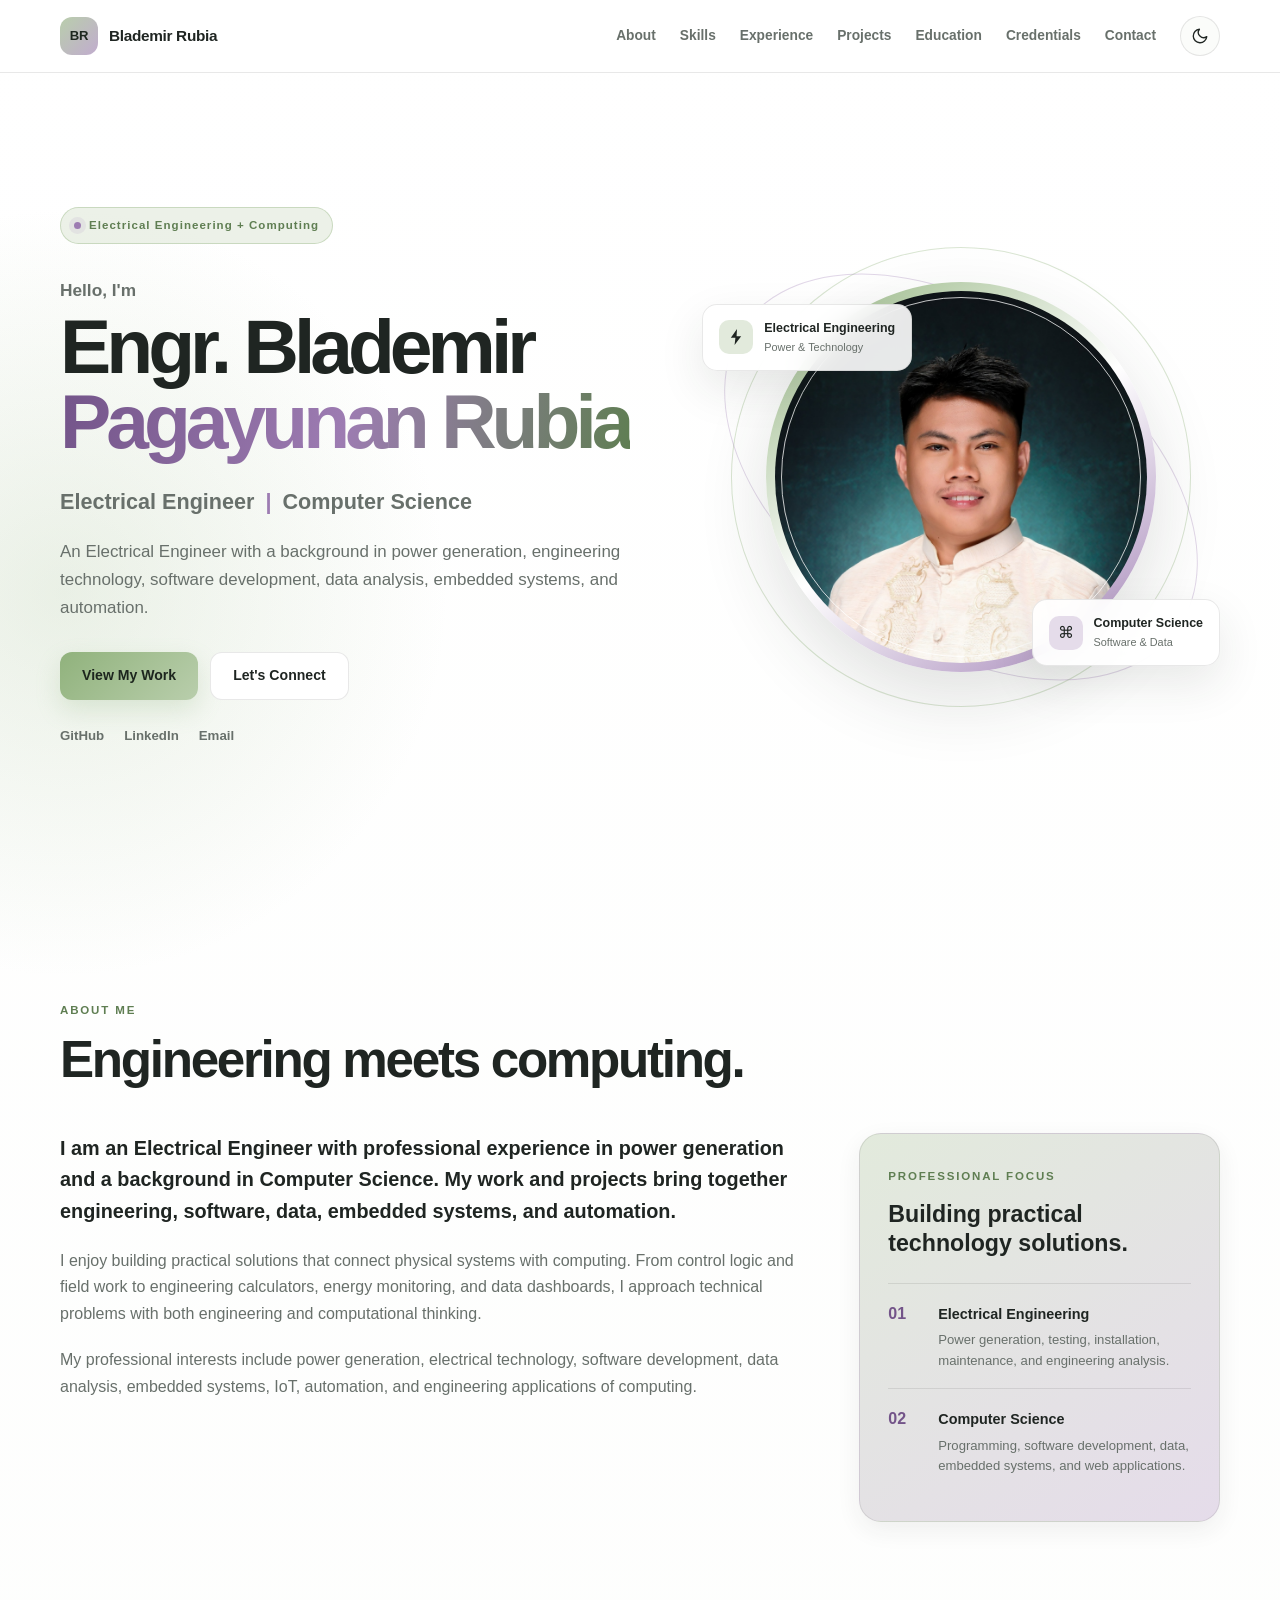
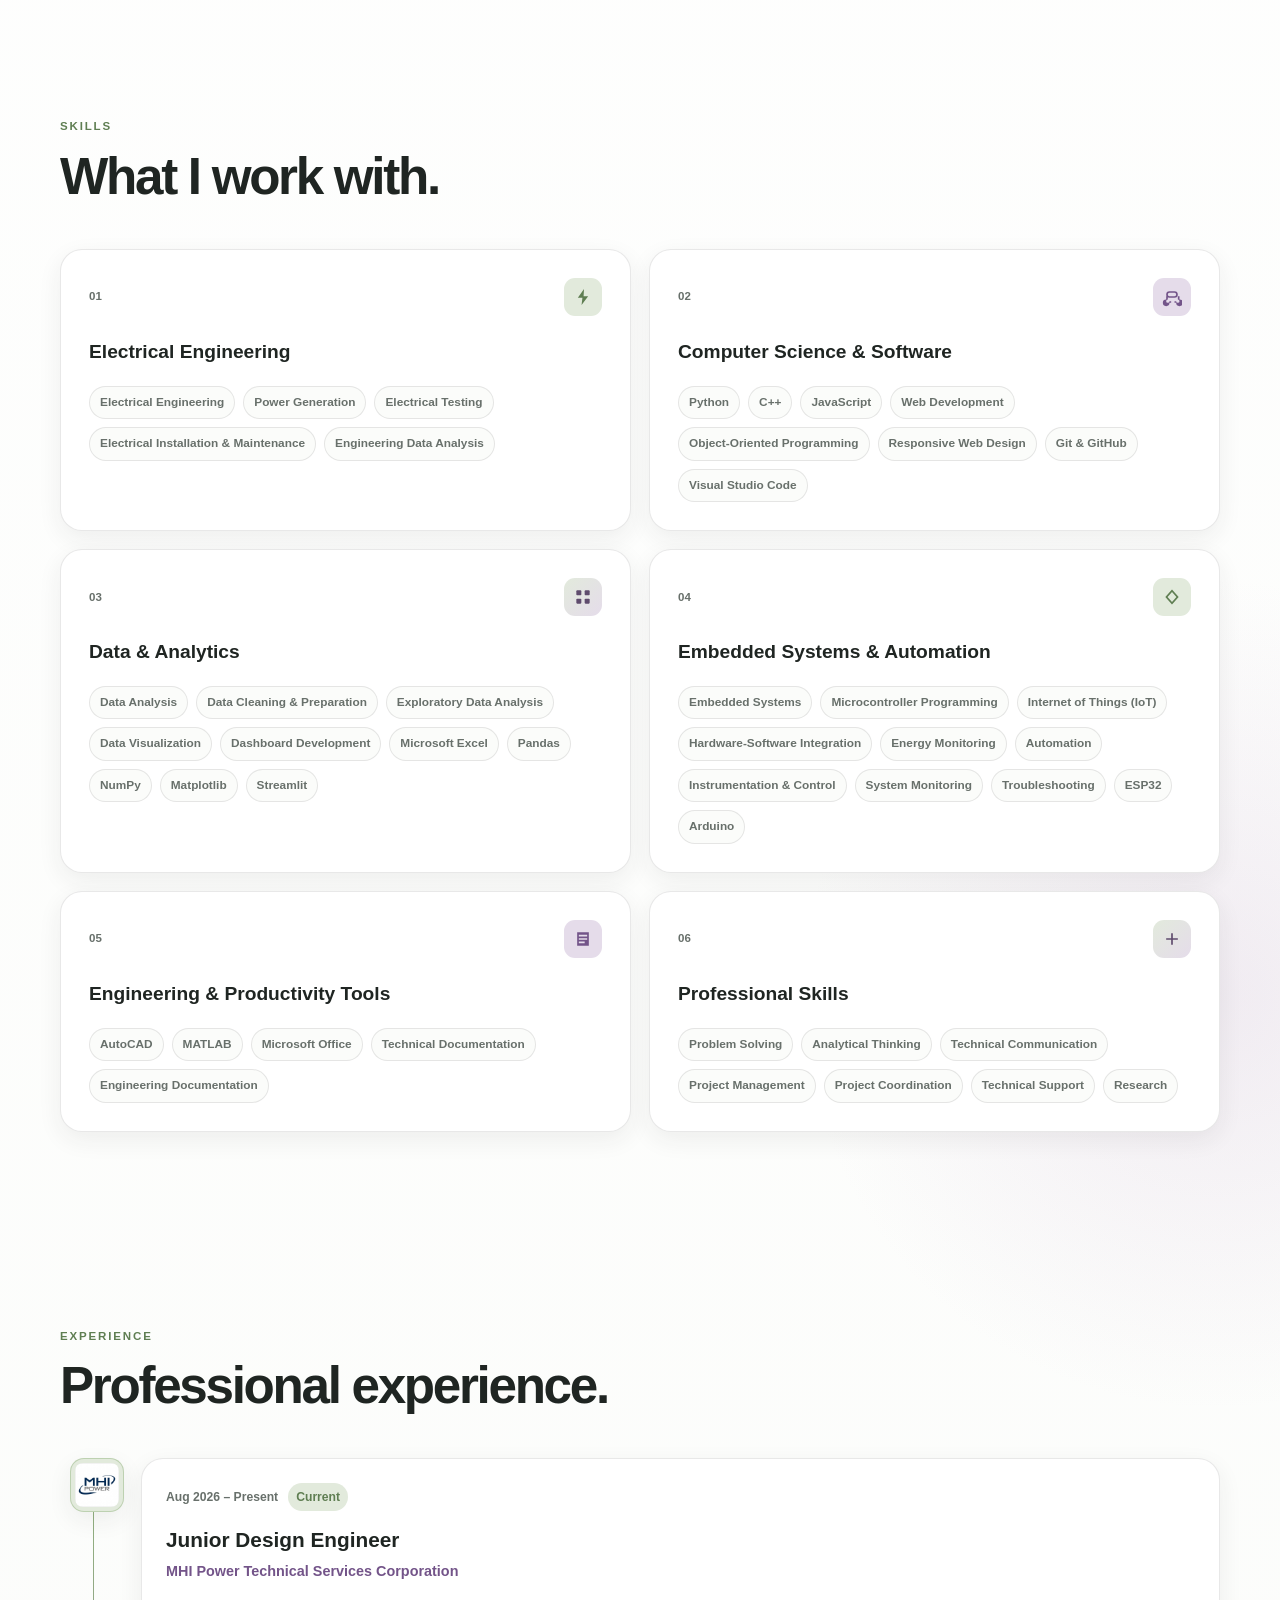
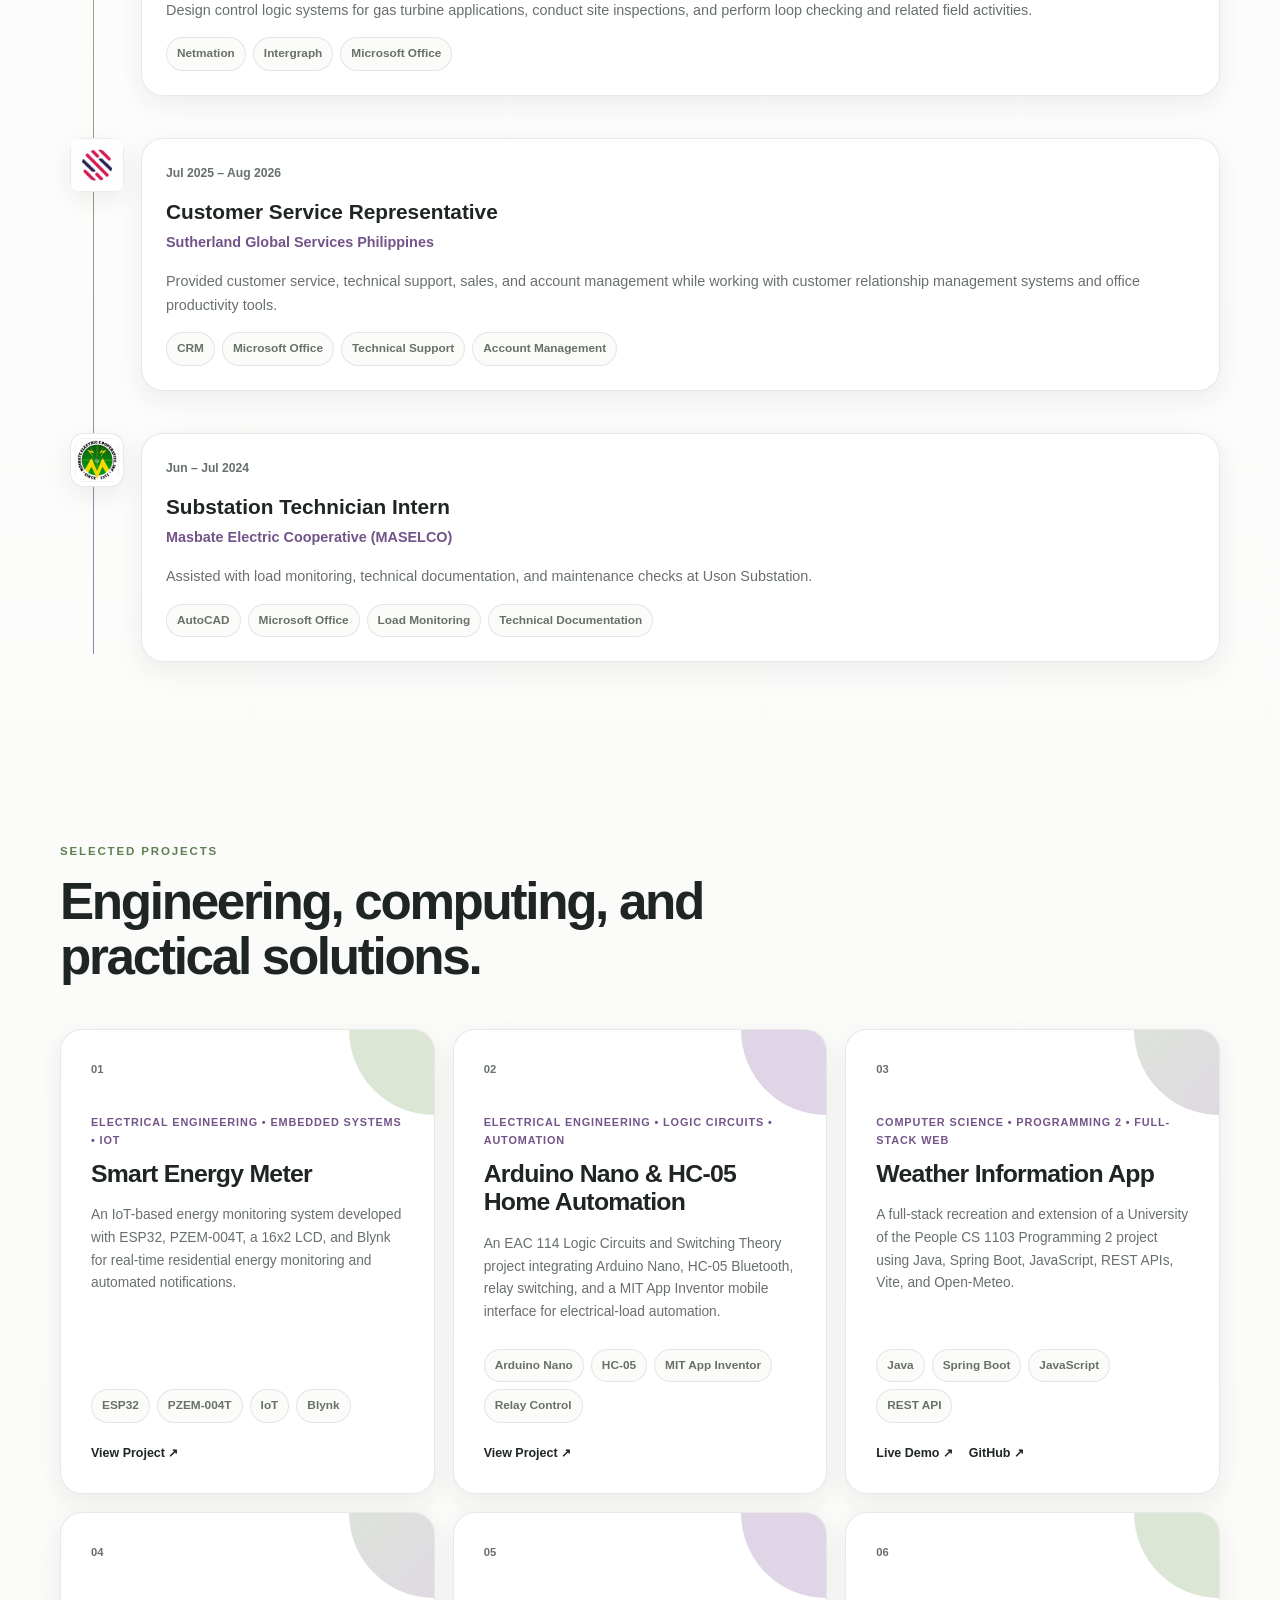
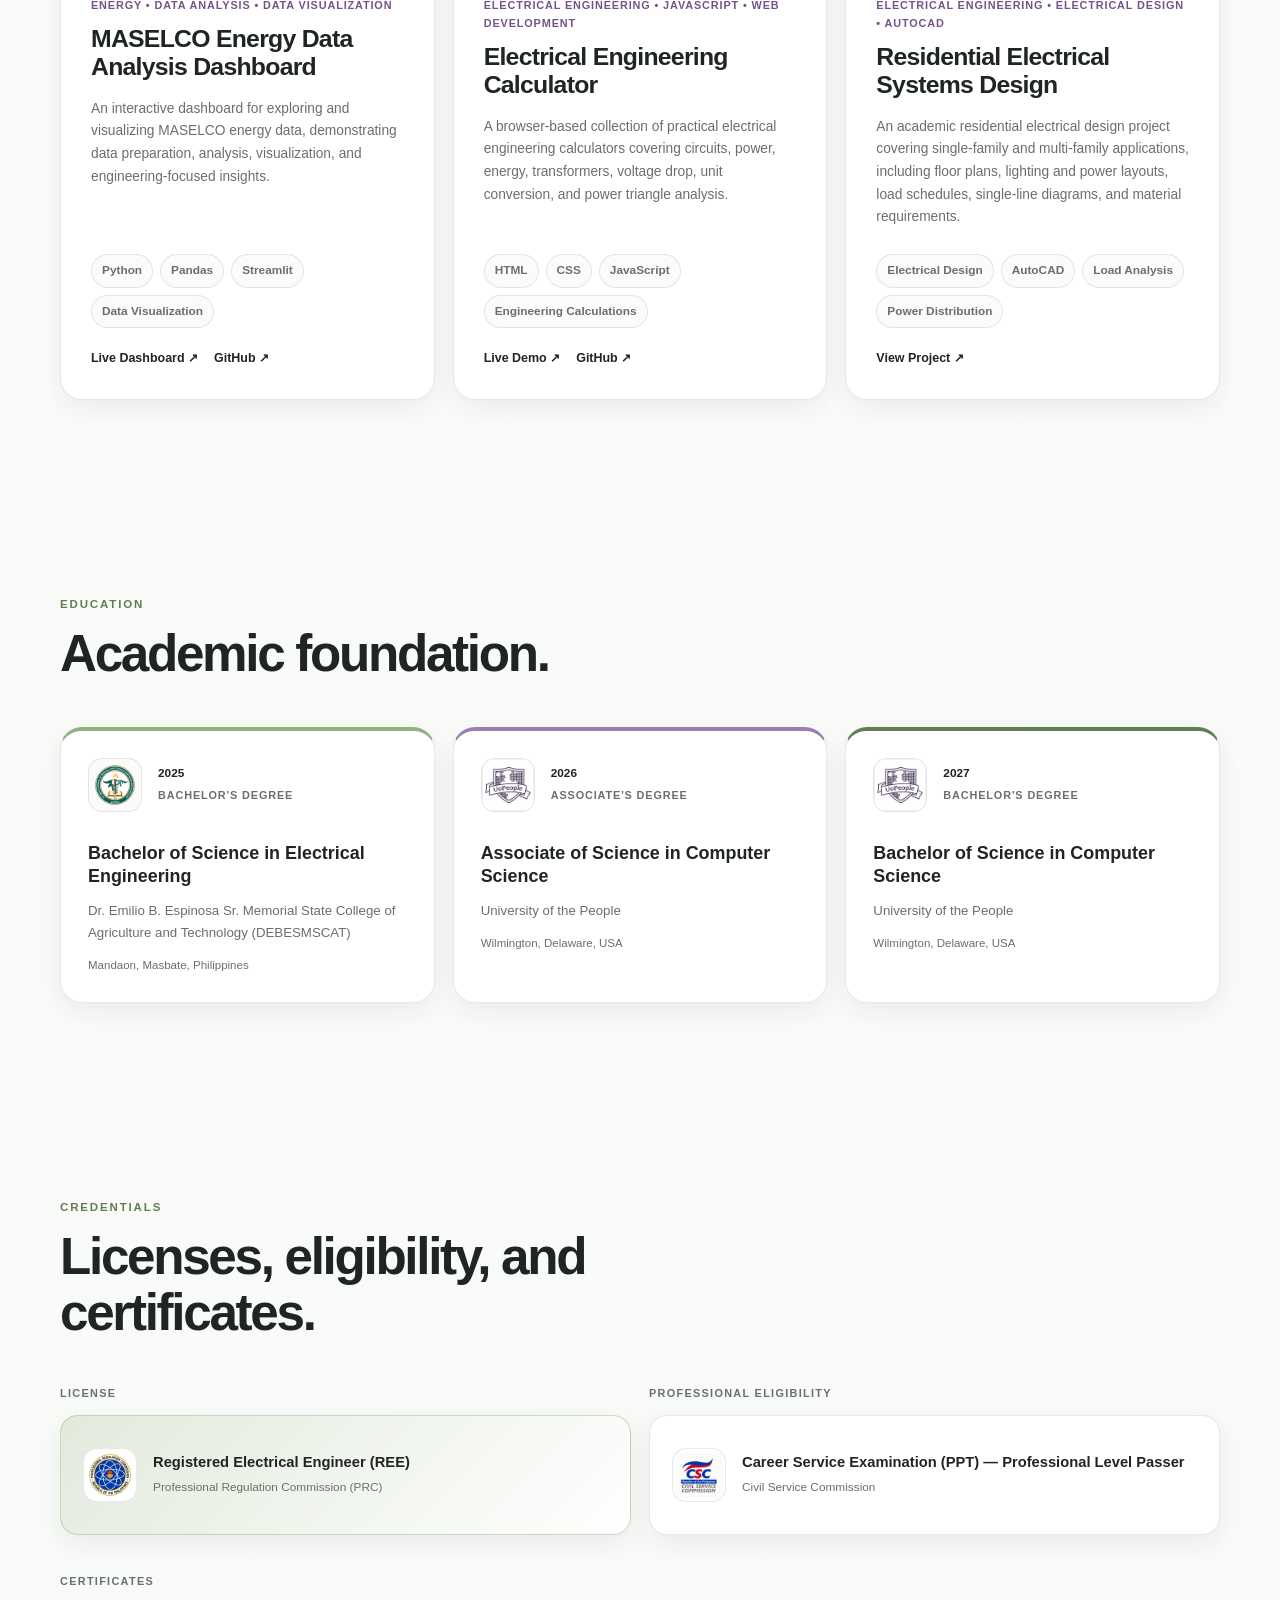
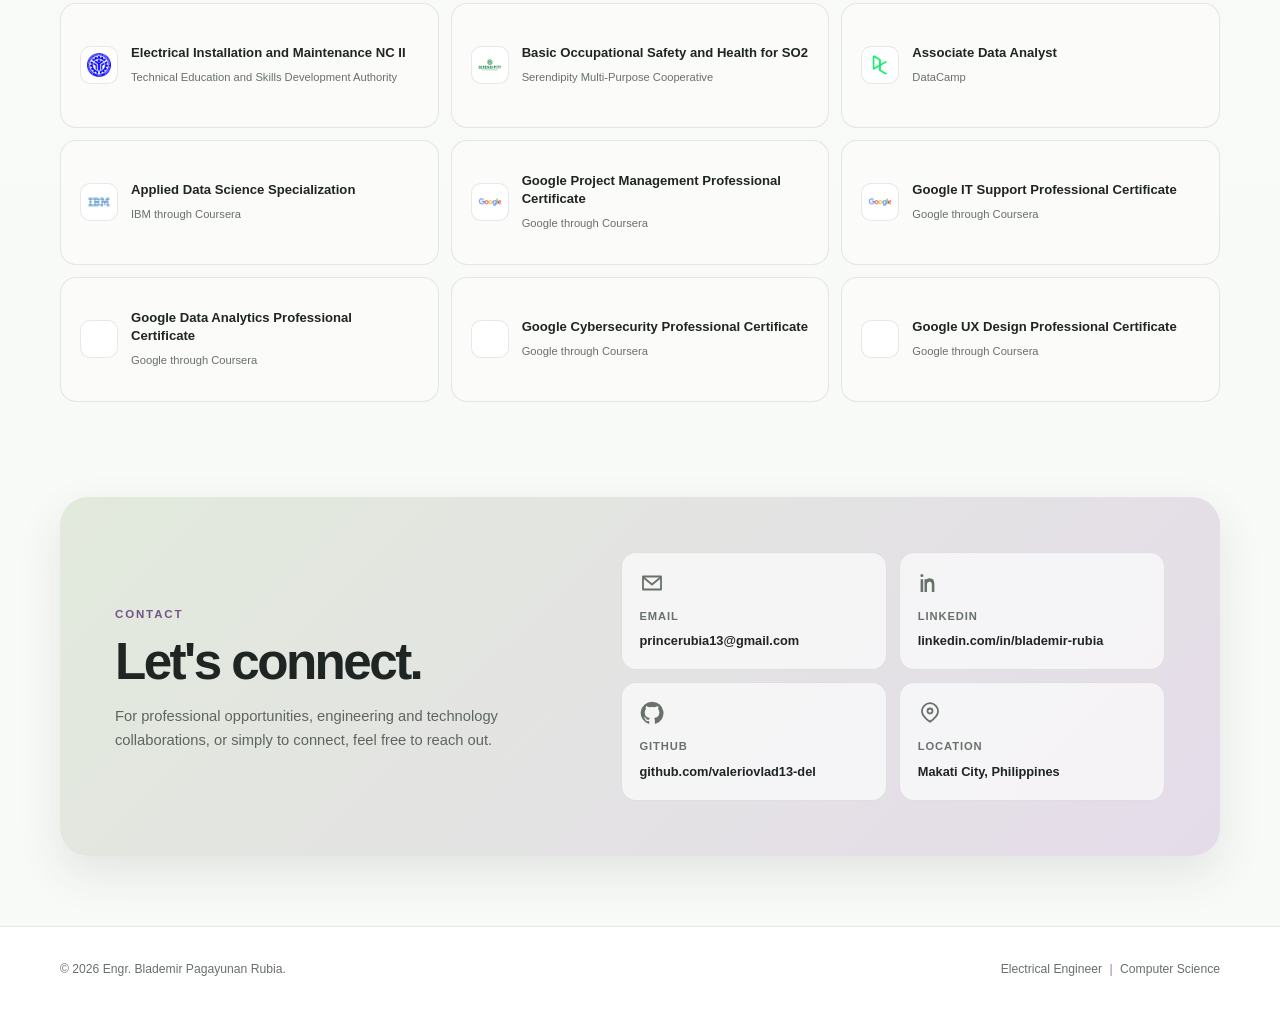
<file: index.html>
<!DOCTYPE html>
<html lang="en">

<head>
    <meta charset="UTF-8">
    <meta name="viewport" content="width=device-width, initial-scale=1.0">

    <meta
        name="description"
        content="Professional portfolio of Engr. Blademir Pagayunan Rubia — Electrical Engineer and Computer Science professional."
    >
    <meta name="author" content="Engr. Blademir Pagayunan Rubia">
    <meta name="theme-color" content="#90b27c">
    <link rel="canonical" href="https://engineerxcscience-portfolio.vercel.app/">
    <meta property="og:type" content="website">
    <meta property="og:title" content="Engr. Blademir Pagayunan Rubia | Electrical Engineer & Computer Science">
    <meta property="og:description" content="Professional portfolio of Engr. Blademir Pagayunan Rubia — Electrical Engineer and Computer Science professional.">
    <meta property="og:url" content="https://engineerxcscience-portfolio.vercel.app/">
    <meta property="og:image" content="https://engineerxcscience-portfolio.vercel.app/images/blademir.jpg">

    <link rel="icon" href="images/favicon.svg" type="image/svg+xml">

    <title>Engr. Blademir Pagayunan Rubia | Electrical Engineer & Computer Science</title>

    <script>
        try {
            if (localStorage.getItem("blademirPortfolioTheme") === "dark") {
                document.documentElement.setAttribute("data-theme", "dark");
            }
        } catch (error) {
            
        }
    </script>

    <link rel="stylesheet" href="style.css">
</head>

<body>

    <nav class="site-nav" aria-label="Main navigation">
        <div class="nav-inner">
            <a class="brand" href="#home" aria-label="Blademir Rubia home">
                <span class="brand-mark">BR</span>
                <span class="brand-name">Blademir Rubia</span>
            </a>

            <div class="nav-links" id="primary-navigation">
                <a href="#about">About</a>
                <a href="#skills">Skills</a>
                <a href="#experience">Experience</a>
                <a href="#projects">Projects</a>
                <a href="#education">Education</a>
                <a href="#credentials">Credentials</a>
                <a href="#contact">Contact</a>
            </div>

            <div class="nav-actions">
                <button
                    type="button"
                    id="theme-toggle"
                    class="theme-toggle"
                    aria-label="Switch to dark mode"
                    title="Switch to dark mode"
                >
                    <svg class="theme-icon" viewBox="0 0 24 24" aria-hidden="true">
                        <path d="M21 12.79A9 9 0 1 1 11.21 3 7 7 0 0 0 21 12.79z"></path>
                    </svg>
                </button>

                <button
                    type="button"
                    id="menu-toggle"
                    class="menu-toggle"
                    aria-expanded="false"
                    aria-controls="primary-navigation"
                    aria-label="Open navigation menu"
                    title="Open navigation menu"
                >
                    <svg viewBox="0 0 24 24" aria-hidden="true">
                        <path d="M4 6h16M4 12h16M4 18h16"></path>
                    </svg>
                </button>
            </div>
        </div>
    </nav>


    <main id="home">

        <section class="hero">
            <div class="hero-inner">

                <div class="hero-copy">
                    <span class="eyebrow">
                        <span class="eyebrow-dot"></span>
                        Electrical Engineering + Computing
                    </span>

                    <p class="hero-kicker">Hello, I'm</p>

                    <h1>
                        <span class="hero-name-line">Engr. Blademir</span><br>
                        <span>Pagayunan Rubia</span>
                    </h1>

                    <h2>Electrical Engineer <span>|</span> Computer Science</h2>

                    <p class="hero-description">
                        An Electrical Engineer with a background in power generation,
                        engineering technology, software development, data analysis,
                        embedded systems, and automation.
                    </p>

                    <div class="hero-actions">
                        <a class="btn btn-primary" href="#projects">View My Work</a>
                        <a class="btn btn-outline" href="#contact">Let's Connect</a>
                    </div>

                    <nav class="hero-links" aria-label="Professional links">
                        <a href="https://github.com/valeriovlad13-del" target="_blank" rel="noopener noreferrer">
                            GitHub
                        </a>
                        <a href="https://www.linkedin.com/in/blademir-rubia-12305426a/" target="_blank" rel="noopener noreferrer">
                            LinkedIn
                        </a>
                        <a href="mailto:princerubia13@gmail.com">
                            Email
                        </a>
                    </nav>
                </div>

                <div class="hero-visual">
                    <div class="photo-orbit orbit-one"></div>
                    <div class="photo-orbit orbit-two"></div>

                    <div class="profile-photo">
                        <img src="images/blademir.jpg" width="640" height="640" decoding="async" alt="Portrait of Engr. Blademir Pagayunan Rubia">
                    </div>

                    <div class="identity-card identity-engineering">
                        <span class="card-icon" aria-hidden="true">
                            <svg class="card-icon-svg" viewBox="0 0 24 24">
                                <path d="M13.2 2.5 5.8 13h5.5l-1 8.5L18.2 11h-5.5l.5-8.5Z"></path>
                            </svg>
                        </span>
                        <div>
                            <strong>Electrical Engineering</strong>
                            <small>Power & Technology</small>
                        </div>
                    </div>

                    <div class="identity-card identity-computing">
                        <span class="card-icon" aria-hidden="true">⌘</span>
                        <div>
                            <strong>Computer Science</strong>
                            <small>Software & Data</small>
                        </div>
                    </div>
                </div>

            </div>
        </section>

        <section id="about" class="content-section about-section">
            <div class="section-heading">
                <span class="section-label">ABOUT ME</span>
                <h2>Engineering meets computing.</h2>
            </div>

            <div class="about-grid">
                <div class="about-main">
                    <p class="lead">
                        I am an Electrical Engineer with professional experience in
                        power generation and a background in Computer Science. My work
                        and projects bring together engineering, software, data,
                        embedded systems, and automation.
                    </p>

                    <p>
                        I enjoy building practical solutions that connect physical
                        systems with computing. From control logic and field work to
                        engineering calculators, energy monitoring, and data dashboards,
                        I approach technical problems with both engineering and
                        computational thinking.
                    </p>

                    <p>
                        My professional interests include power generation, electrical
                        technology, software development, data analysis, embedded
                        systems, IoT, automation, and engineering applications of
                        computing.
                    </p>
                </div>

                <div class="focus-card">
                    <span class="section-label">PROFESSIONAL FOCUS</span>
                    <h3>Building practical technology solutions.</h3>

                    <div class="focus-row">
                        <span class="focus-number">01</span>
                        <div>
                            <strong>Electrical Engineering</strong>
                            <p>Power generation, testing, installation, maintenance, and engineering analysis.</p>
                        </div>
                    </div>

                    <div class="focus-row">
                        <span class="focus-number">02</span>
                        <div>
                            <strong>Computer Science</strong>
                            <p>Programming, software development, data, embedded systems, and web applications.</p>
                        </div>
                    </div>
                </div>
            </div>
        </section>

        <section id="skills" class="content-section">
            <div class="section-heading">
                <span class="section-label">SKILLS</span>
                <h2>What I work with.</h2>
            </div>

            <div class="skills-grid">

                <article class="skill-card skill-green">
                    <div class="skill-card-top">
                        <span class="skill-index">01</span>
                        <span class="skill-symbol" aria-hidden="true"><svg viewBox="0 0 24 24"><path d="M13.2 2.5 5.8 13h5.5l-1 8.5L18.2 11h-5.5l.5-8.5Z"></path></svg></span>
                    </div>
                    <h3>Electrical Engineering</h3>
                    <div class="skill-list">
                        <span>Electrical Engineering</span>
                        <span>Power Generation</span>
                        <span>Electrical Testing</span>
                        <span>Electrical Installation & Maintenance</span>
                        <span>Engineering Data Analysis</span>
                    </div>
                </article>

                <article class="skill-card skill-purple">
                    <div class="skill-card-top">
                        <span class="skill-index">02</span>
                        <span class="skill-symbol" aria-hidden="true"><svg viewBox="0 0 24 24"><path d="M9 5a4 4 0 1 0 0 8h6a4 4 0 1 0 0-8H9Zm0 2h6a2 2 0 1 1 0 4H9a2 2 0 1 1 0-4ZM5 11v4a4 4 0 1 0 4 4h2v-2H9a2 2 0 1 1-2-2v-4H5Zm14 0v4a2 2 0 1 1-2 2h-2v2h2a4 4 0 1 0 4-4v-4h-2Z"></path></svg></span>
                    </div>
                    <h3>Computer Science & Software</h3>
                    <div class="skill-list">
                        <span>Python</span>
                        <span>C++</span>
                        <span>JavaScript</span>
                        <span>Web Development</span>
                        <span>Object-Oriented Programming</span>
                        <span>Responsive Web Design</span>
                        <span>Git & GitHub</span>
                        <span>Visual Studio Code</span>
                    </div>
                </article>

                <article class="skill-card skill-mix">
                    <div class="skill-card-top">
                        <span class="skill-index">03</span>
                        <span class="skill-symbol" aria-hidden="true"><svg viewBox="0 0 24 24"><rect x="4" y="4" width="6" height="6" rx="1"></rect><rect x="14" y="4" width="6" height="6" rx="1"></rect><rect x="4" y="14" width="6" height="6" rx="1"></rect><rect x="14" y="14" width="6" height="6" rx="1"></rect></svg></span>
                    </div>
                    <h3>Data & Analytics</h3>
                    <div class="skill-list">
                        <span>Data Analysis</span>
                        <span>Data Cleaning & Preparation</span>
                        <span>Exploratory Data Analysis</span>
                        <span>Data Visualization</span>
                        <span>Dashboard Development</span>
                        <span>Microsoft Excel</span>
                        <span>Pandas</span>
                        <span>NumPy</span>
                        <span>Matplotlib</span>
                        <span>Streamlit</span>
                    </div>
                </article>

                <article class="skill-card skill-green">
                    <div class="skill-card-top">
                        <span class="skill-index">04</span>
                        <span class="skill-symbol" aria-hidden="true"><svg viewBox="0 0 24 24"><path d="m12 3 8 9-8 9-8-9 8-9Zm0 3.1L6.7 12 12 17.9l5.3-5.9L12 6.1Z"></path></svg></span>
                    </div>
                    <h3>Embedded Systems & Automation</h3>
                    <div class="skill-list">
                        <span>Embedded Systems</span>
                        <span>Microcontroller Programming</span>
                        <span>Internet of Things (IoT)</span>
                        <span>Hardware-Software Integration</span>
                        <span>Energy Monitoring</span>
                        <span>Automation</span>
                        <span>Instrumentation & Control</span>
                        <span>System Monitoring</span>
                        <span>Troubleshooting</span>
                        <span>ESP32</span>
                        <span>Arduino</span>
                    </div>
                </article>

                <article class="skill-card skill-purple">
                    <div class="skill-card-top">
                        <span class="skill-index">05</span>
                        <span class="skill-symbol" aria-hidden="true"><svg viewBox="0 0 24 24"><path d="M5 4h14v16H5V4Zm2 3v2h10V7H7Zm0 4v2h10v-2H7Zm0 4v2h7v-2H7Z"></path></svg></span>
                    </div>
                    <h3>Engineering & Productivity Tools</h3>
                    <div class="skill-list">
                        <span>AutoCAD</span>
                        <span>MATLAB</span>
                        <span>Microsoft Office</span>
                        <span>Technical Documentation</span>
                        <span>Engineering Documentation</span>
                    </div>
                </article>

                <article class="skill-card skill-mix">
                    <div class="skill-card-top">
                        <span class="skill-index">06</span>
                        <span class="skill-symbol" aria-hidden="true"><svg viewBox="0 0 24 24"><path d="M11 5h2v6h6v2h-6v6h-2v-6H5v-2h6V5Z"></path></svg></span>
                    </div>
                    <h3>Professional Skills</h3>
                    <div class="skill-list">
                        <span>Problem Solving</span>
                        <span>Analytical Thinking</span>
                        <span>Technical Communication</span>
                        <span>Project Management</span>
                        <span>Project Coordination</span>
                        <span>Technical Support</span>
                        <span>Research</span>
                    </div>
                </article>

            </div>
        </section>

        <section id="experience" class="content-section">
            <div class="section-heading">
                <span class="section-label">EXPERIENCE</span>
                <h2>Professional experience.</h2>
            </div>

            <div class="timeline">

                <article class="timeline-item current">
                    <div class="timeline-marker timeline-logo timeline-logo-mhi"><img class="institution-logo institution-logo-mhi" src="images/logos/mhi-power.jpg" alt="MHI Power logo" loading="lazy" decoding="async"></div>
                    <div class="timeline-content">
                        <div class="timeline-meta">
                            <span>Aug 2026 – Present</span>
                            <span class="current-label">Current</span>
                        </div>
                        <h3>Junior Design Engineer</h3>
                        <h4>MHI Power Technical Services Corporation</h4>
                        <p>
                            Design control logic systems for gas turbine applications,
                            conduct site inspections, and perform loop checking and
                            related field activities.
                        </p>
                        <div class="tag-row">
                            <span>Netmation</span>
                            <span>Intergraph</span>
                            <span>Microsoft Office</span>
                        </div>
                    </div>
                </article>

                <article class="timeline-item">
                    <div class="timeline-marker timeline-logo timeline-logo-sutherland">
                        <img
                            class="institution-logo"
                            src="images/logos/sutherland.jpg"
                            alt="Sutherland Global Services logo"
                         loading="lazy" decoding="async">
                    </div>
                    <div class="timeline-content">
                        <div class="timeline-meta">
                            <span>Jul 2025 – Aug 2026</span>
                        </div>
                        <h3>Customer Service Representative</h3>
                        <h4>Sutherland Global Services Philippines</h4>
                        <p>
                            Provided customer service, technical support, sales, and
                            account management while working with customer relationship
                            management systems and office productivity tools.
                        </p>
                        <div class="tag-row">
                            <span>CRM</span>
                            <span>Microsoft Office</span>
                            <span>Technical Support</span>
                            <span>Account Management</span>
                        </div>
                    </div>
                </article>

                <article class="timeline-item">
                    <div class="timeline-marker timeline-logo timeline-logo-maselco">
                        <img
                            class="institution-logo"
                            src="images/logos/maselco.jpg"
                            alt="MASELCO logo"
                         loading="lazy" decoding="async">
                    </div>
                    <div class="timeline-content">
                        <div class="timeline-meta">
                            <span>Jun – Jul 2024</span>
                        </div>
                        <h3>Substation Technician Intern</h3>
                        <h4>Masbate Electric Cooperative (MASELCO)</h4>
                        <p>
                            Assisted with load monitoring, technical documentation,
                            and maintenance checks at Uson Substation.
                        </p>
                        <div class="tag-row">
                            <span>AutoCAD</span>
                            <span>Microsoft Office</span>
                            <span>Load Monitoring</span>
                            <span>Technical Documentation</span>
                        </div>
                    </div>
                </article>

            </div>
        </section>

        <section id="projects" class="content-section projects-section">
            <div class="section-heading">
                <span class="section-label">SELECTED PROJECTS</span>
                <h2>Engineering, computing, and practical solutions.</h2>
            </div>

            <div class="projects-grid">

                <article class="project-card project-green">
                    <div class="project-number">01</div>
                    <div class="project-category">Electrical Engineering • Embedded Systems • IoT</div>
                    <h3>Smart Energy Meter</h3>
                    <p>An IoT-based energy monitoring system developed with ESP32, PZEM-004T, a 16x2 LCD, and Blynk for real-time residential energy monitoring and automated notifications.</p>
                    <div class="tag-row"><span>ESP32</span><span>PZEM-004T</span><span>IoT</span><span>Blynk</span></div>
                    <div class="project-links"><a href="projects/smart-energy-meter.html">View Project ↗</a></div>
                </article>

                <article class="project-card project-purple">
                    <div class="project-number">02</div>
                    <div class="project-category">Electrical Engineering • Logic Circuits • Automation</div>
                    <h3>Arduino Nano &amp; HC-05 Home Automation</h3>
                    <p>An EAC 114 Logic Circuits and Switching Theory project integrating Arduino Nano, HC-05 Bluetooth, relay switching, and a MIT App Inventor mobile interface for electrical-load automation.</p>
                    <div class="tag-row"><span>Arduino Nano</span><span>HC-05</span><span>MIT App Inventor</span><span>Relay Control</span></div>
                    <div class="project-links"><a href="projects/logic-circuits-automation.html">View Project ↗</a></div>
                </article>

                <article class="project-card project-mix">
                    <div class="project-number">03</div>
                    <div class="project-category">Computer Science • Programming 2 • Full-Stack Web</div>
                    <h3>Weather Information App</h3>
                    <p>A full-stack recreation and extension of a University of the People CS 1103 Programming 2 project using Java, Spring Boot, JavaScript, REST APIs, Vite, and Open-Meteo.</p>
                    <div class="tag-row"><span>Java</span><span>Spring Boot</span><span>JavaScript</span><span>REST API</span></div>
                    <div class="project-links">
                        <a href="https://weather-info-rho-nine.vercel.app/" target="_blank" rel="noopener noreferrer">Live Demo ↗</a>
                        <a href="https://github.com/valeriovlad13-del/weather-information-app" target="_blank" rel="noopener noreferrer">GitHub ↗</a>
                    </div>
                </article>

                <article class="project-card project-mix">
                    <div class="project-number">04</div>
                    <div class="project-category">Energy • Data Analysis • Data Visualization</div>
                    <h3>MASELCO Energy Data Analysis Dashboard</h3>
                    <p>An interactive dashboard for exploring and visualizing MASELCO energy data, demonstrating data preparation, analysis, visualization, and engineering-focused insights.</p>
                    <div class="tag-row"><span>Python</span><span>Pandas</span><span>Streamlit</span><span>Data Visualization</span></div>
                    <div class="project-links">
                        <a href="https://maselco-energy-dashboard.streamlit.app/" target="_blank" rel="noopener noreferrer">Live Dashboard ↗</a>
                        <a href="https://github.com/valeriovlad13-del/maselco-energy-dashboard" target="_blank" rel="noopener noreferrer">GitHub ↗</a>
                    </div>
                </article>

                <article class="project-card project-purple">
                    <div class="project-number">05</div>
                    <div class="project-category">Electrical Engineering • JavaScript • Web Development</div>
                    <h3>Electrical Engineering Calculator</h3>
                    <p>A browser-based collection of practical electrical engineering calculators covering circuits, power, energy, transformers, voltage drop, unit conversion, and power triangle analysis.</p>
                    <div class="tag-row"><span>HTML</span><span>CSS</span><span>JavaScript</span><span>Engineering Calculations</span></div>
                    <div class="project-links">
                        <a href="https://electrical-engineering-calculator-rho.vercel.app/" target="_blank" rel="noopener noreferrer">Live Demo ↗</a>
                        <a href="https://github.com/valeriovlad13-del/electrical-engineering-calculator" target="_blank" rel="noopener noreferrer">GitHub ↗</a>
                    </div>
                </article>

                <article class="project-card project-green">
                    <div class="project-number">06</div>
                    <div class="project-category">Electrical Engineering • Electrical Design • AutoCAD</div>
                    <h3>Residential Electrical Systems Design</h3>
                    <p>An academic residential electrical design project covering single-family and multi-family applications, including floor plans, lighting and power layouts, load schedules, single-line diagrams, and material requirements.</p>
                    <div class="tag-row"><span>Electrical Design</span><span>AutoCAD</span><span>Load Analysis</span><span>Power Distribution</span></div>
                    <div class="project-links"><a href="projects/residential-electrical-design.html">View Project ↗</a></div>
                </article>

            </div>
        </section>

        <section id="education" class="content-section">
            <div class="section-heading">
                <span class="section-label">EDUCATION</span>
                <h2>Academic foundation.</h2>
            </div>

            <div class="education-grid">

                <article class="education-card education-green">
                    <div class="education-top">
                        <span class="education-logo education-logo-debes">
                            <img
                                width="80"
                                height="80"
                                class="institution-logo"
                                src="images/logos/debesmscat.jpg"
                                alt="DEBESMSCAT school logo"
                             loading="lazy" decoding="async">
                        </span>
                        <div>
                            <span class="education-year">2025</span>
                            <span class="education-type">Bachelor's Degree</span>
                        </div>
                    </div>
                    <h3>Bachelor of Science in Electrical Engineering</h3>
                    <p>Dr. Emilio B. Espinosa Sr. Memorial State College of Agriculture and Technology (DEBESMSCAT)</p>
                    <small>Mandaon, Masbate, Philippines</small>
                </article>
                
                <article class="education-card education-purple">
                    <div class="education-top">
                        <span class="education-logo education-logo-uop">
                            <img
                                width="80"
                                height="80"
                                class="institution-logo"
                                src="images/logos/uopeople.jpg"
                                alt="University of the People official logo"
                             loading="lazy" decoding="async">
                        </span>
                        <div>
                            <span class="education-year">2026</span>
                            <span class="education-type">Associate's Degree</span>
                        </div>
                    </div>
                    <h3>Associate of Science in Computer Science</h3>
                    <p>University of the People</p>
                    <small>Wilmington, Delaware, USA</small>
                </article>

                <article class="education-card education-mix">
                    <div class="education-top">
                        <span class="education-logo education-logo-uop">
                            <img
                                class="institution-logo"
                                src="images/logos/uopeople.jpg"
                                alt="University of the People official logo"
                             loading="lazy" decoding="async">
                        </span>
                        <div>
                            <span class="education-year">2027</span>
                            <span class="education-type">Bachelor's Degree</span>
                        </div>
                    </div>
                    <h3>Bachelor of Science in Computer Science</h3>
                    <p>University of the People</p>
                    <small>Wilmington, Delaware, USA</small>
                </article>

            </div>
        </section>

        <section id="credentials" class="content-section">
            <div class="section-heading">
                <span class="section-label">CREDENTIALS</span>
                <h2>Licenses, eligibility, and certificates.</h2>
            </div>

            <div class="credentials-grid">

                <div class="credential-column license-column">
                    <span class="credential-label">LICENSE</span>
                    <article class="credential-card featured-credential">
                        <span class="credential-logo-wrap">
                            <img
                                width="80"
                                height="80"
                                class="credential-logo"
                                src="images/logos/prc.jpg"
                                alt="Professional Regulation Commission seal"
                             loading="lazy" decoding="async">
                        </span>
                        <div>
                            <h3>Registered Electrical Engineer (REE)</h3>
                            <p>Professional Regulation Commission (PRC)</p>
                        </div>
                    </article>
                </div>

                <div class="credential-column">
                    <span class="credential-label">PROFESSIONAL ELIGIBILITY</span>
                    <article class="credential-card">
                        <span class="credential-logo-wrap">
                            <img
                                width="80"
                                height="80"
                                class="credential-logo"
                                src="images/logos/csc.jpg"
                                alt="Civil Service Commission logo"
                             loading="lazy" decoding="async">
                        </span>
                        <div>
                            <h3>Career Service Examination (PPT) — Professional Level Passer</h3>
                            <p>Civil Service Commission</p>
                        </div>
                    </article>
                </div>

            </div>

            <div class="certificates-block">
                <span class="credential-label">CERTIFICATES</span>

                <div class="certificate-grid">
                    <article class="certificate-card">
                        <span class="certificate-logo-wrap">
                            <img class="certificate-logo" src="images/logos/tesda.jpg" alt="Technical Education and Skills Development Authority seal" loading="lazy" decoding="async">
                        </span>
                        <div class="certificate-info">
                            <strong>Electrical Installation and Maintenance NC II</strong>
                            <span>Technical Education and Skills Development Authority</span>
                        </div>
                    </article>
                    <article class="certificate-card">
                        <span class="certificate-logo-wrap">
                            <img class="certificate-logo" src="images/logos/serendipity.jpg" alt="Serendipity Multi-Purpose Cooperative logo" loading="lazy" decoding="async">
                        </span>
                        <div class="certificate-info">
                            <strong>Basic Occupational Safety and Health for SO2</strong>
                            <span>Serendipity Multi-Purpose Cooperative</span>
                        </div>
                    </article>
                    <article class="certificate-card">
                        <span class="certificate-logo-wrap">
                            <img class="certificate-logo" src="images/logos/datacamp.jpg" alt="DataCamp logo" loading="lazy" decoding="async">
                        </span>
                        <div class="certificate-info">
                            <strong>Associate Data Analyst</strong>
                            <span>DataCamp</span>
                        </div>
                    </article>
                    <article class="certificate-card">
                        <span class="certificate-logo-wrap">
                            <img class="certificate-logo" src="images/logos/ibm.jpg" alt="IBM logo" loading="lazy" decoding="async">
                        </span>
                        <div class="certificate-info">
                            <strong>Applied Data Science Specialization</strong>
                            <span>IBM through Coursera</span>
                        </div>
                    </article>
                    <article class="certificate-card">
                        <span class="certificate-logo-wrap">
                            <img class="certificate-logo" src="images/logos/google.jpg" alt="Google logo" loading="lazy" decoding="async">
                        </span>
                        <div class="certificate-info">
                            <strong>Google Project Management Professional Certificate</strong>
                            <span>Google through Coursera</span>
                        </div>
                    </article>
                    <article class="certificate-card">
                        <span class="certificate-logo-wrap">
                            <img class="certificate-logo" src="images/logos/google.jpg" alt="Google logo" loading="lazy" decoding="async">
                        </span>
                        <div class="certificate-info">
                            <strong>Google IT Support Professional Certificate</strong>
                            <span>Google through Coursera</span>
                        </div>
                    </article>
                    <article class="certificate-card">
                        <span class="certificate-logo-wrap">
                            <img class="certificate-logo" src="images/logos/google.jpg" alt="Google logo" loading="lazy" decoding="async">
                        </span>
                        <div class="certificate-info">
                            <strong>Google Data Analytics Professional Certificate</strong>
                            <span>Google through Coursera</span>
                        </div>
                    </article>
                    <article class="certificate-card">
                        <span class="certificate-logo-wrap">
                            <img class="certificate-logo" src="images/logos/google.jpg" alt="Google logo" loading="lazy" decoding="async">
                        </span>
                        <div class="certificate-info">
                            <strong>Google Cybersecurity Professional Certificate</strong>
                            <span>Google through Coursera</span>
                        </div>
                    </article>
                    <article class="certificate-card">
                        <span class="certificate-logo-wrap">
                            <img class="certificate-logo" src="images/logos/google.jpg" alt="Google logo" loading="lazy" decoding="async">
                        </span>
                        <div class="certificate-info">
                            <strong>Google UX Design Professional Certificate</strong>
                            <span>Google through Coursera</span>
                        </div>
                    </article>
                </div>
            </div>
        </section>

        <section id="contact" class="contact-section">
            <div class="contact-inner">

                <div>
                    <span class="section-label">CONTACT</span>
                    <h2>Let's connect.</h2>
                    <p>
                        For professional opportunities, engineering and technology
                        collaborations, or simply to connect, feel free to reach out.
                    </p>
                </div>

                <div class="contact-links">
                    <a href="mailto:princerubia13@gmail.com" class="contact-link">
                        <svg class="contact-icon" viewBox="0 0 24 24" aria-hidden="true">
                            <path d="M3 5.5h18v13H3z" fill="none" stroke="currentColor" stroke-width="1.8" stroke-linejoin="round"/>
                            <path d="m3.5 6.5 8.5 7 8.5-7" fill="none" stroke="currentColor" stroke-width="1.8" stroke-linecap="round" stroke-linejoin="round"/>
                        </svg>
                        <span>Email</span>
                        <strong>princerubia13@gmail.com</strong>
                    </a>

                    <a href="https://www.linkedin.com/in/blademir-rubia-12305426a/" target="_blank" rel="noopener noreferrer" class="contact-link">
                        <svg class="contact-icon contact-icon-filled" viewBox="0 0 24 24" aria-hidden="true">
                            <path d="M5.2 8.3H2.6V21h2.6V8.3ZM3.9 3A1.55 1.55 0 1 0 3.9 6.1 1.55 1.55 0 0 0 3.9 3ZM9 8.3H6.5V21H9v-6.7c0-1.8.34-3.55 2.58-3.55 2.2 0 2.23 2.06 2.23 3.67V21h2.56v-7.42c0-3.64-.78-6.44-5-6.44C9.66 7.14 9.1 8.05 9 8.3V8.3Z"/>
                        </svg>
                        <span>LinkedIn</span>
                        <strong>linkedin.com/in/blademir-rubia</strong>
                    </a>

                    <a href="https://github.com/valeriovlad13-del" target="_blank" rel="noopener noreferrer" class="contact-link">
                        <svg class="contact-icon contact-icon-filled" viewBox="0 0 24 24" aria-hidden="true">
                            <path d="M12 .7a11.3 11.3 0 0 0-3.58 22.02c.57.1.78-.25.78-.55v-2.15c-3.17.69-3.84-1.34-3.84-1.34-.52-1.32-1.27-1.67-1.27-1.67-1.04-.71.08-.7.08-.7 1.15.08 1.76 1.18 1.76 1.18 1.02 1.75 2.67 1.24 3.32.95.1-.74.4-1.24.72-1.52-2.53-.29-5.2-1.27-5.2-5.64 0-1.25.45-2.27 1.18-3.07-.12-.29-.51-1.45.11-3.03 0 0 .96-.31 3.13 1.17a10.9 10.9 0 0 1 5.7 0c2.17-1.48 3.12-1.17 3.12-1.17.63 1.58.24 2.74.12 3.03.73.8 1.17 1.82 1.17 3.07 0 4.38-2.68 5.34-5.22 5.63.41.36.77 1.06.77 2.14v3.17c0 .3.2.66.79.55A11.3 11.3 0 0 0 12 .7Z"/>
                        </svg>
                        <span>GitHub</span>
                        <strong>github.com/valeriovlad13-del</strong>
                    </a>

                    <div class="contact-link">
                        <svg class="contact-icon" viewBox="0 0 24 24" aria-hidden="true">
                            <path d="M20 10.2c0 5.1-8 10.6-8 10.6S4 15.3 4 10.2a8 8 0 1 1 16 0Z" fill="none" stroke="currentColor" stroke-width="1.8" stroke-linejoin="round"/>
                            <circle cx="12" cy="10" r="2.5" fill="none" stroke="currentColor" stroke-width="1.8"/>
                        </svg>
                        <span>Location</span>
                        <strong>Makati City, Philippines</strong>
                    </div>
                </div>

            </div>
        </section>

    </main>

    <footer>
        <div class="footer-inner">
            <p>© 2026 Engr. Blademir Pagayunan Rubia.</p>
            <p>Electrical Engineer <span>|</span> Computer Science</p>
        </div>
    </footer>


    <script src="script.js"></script>
</body>

</html>
</file>
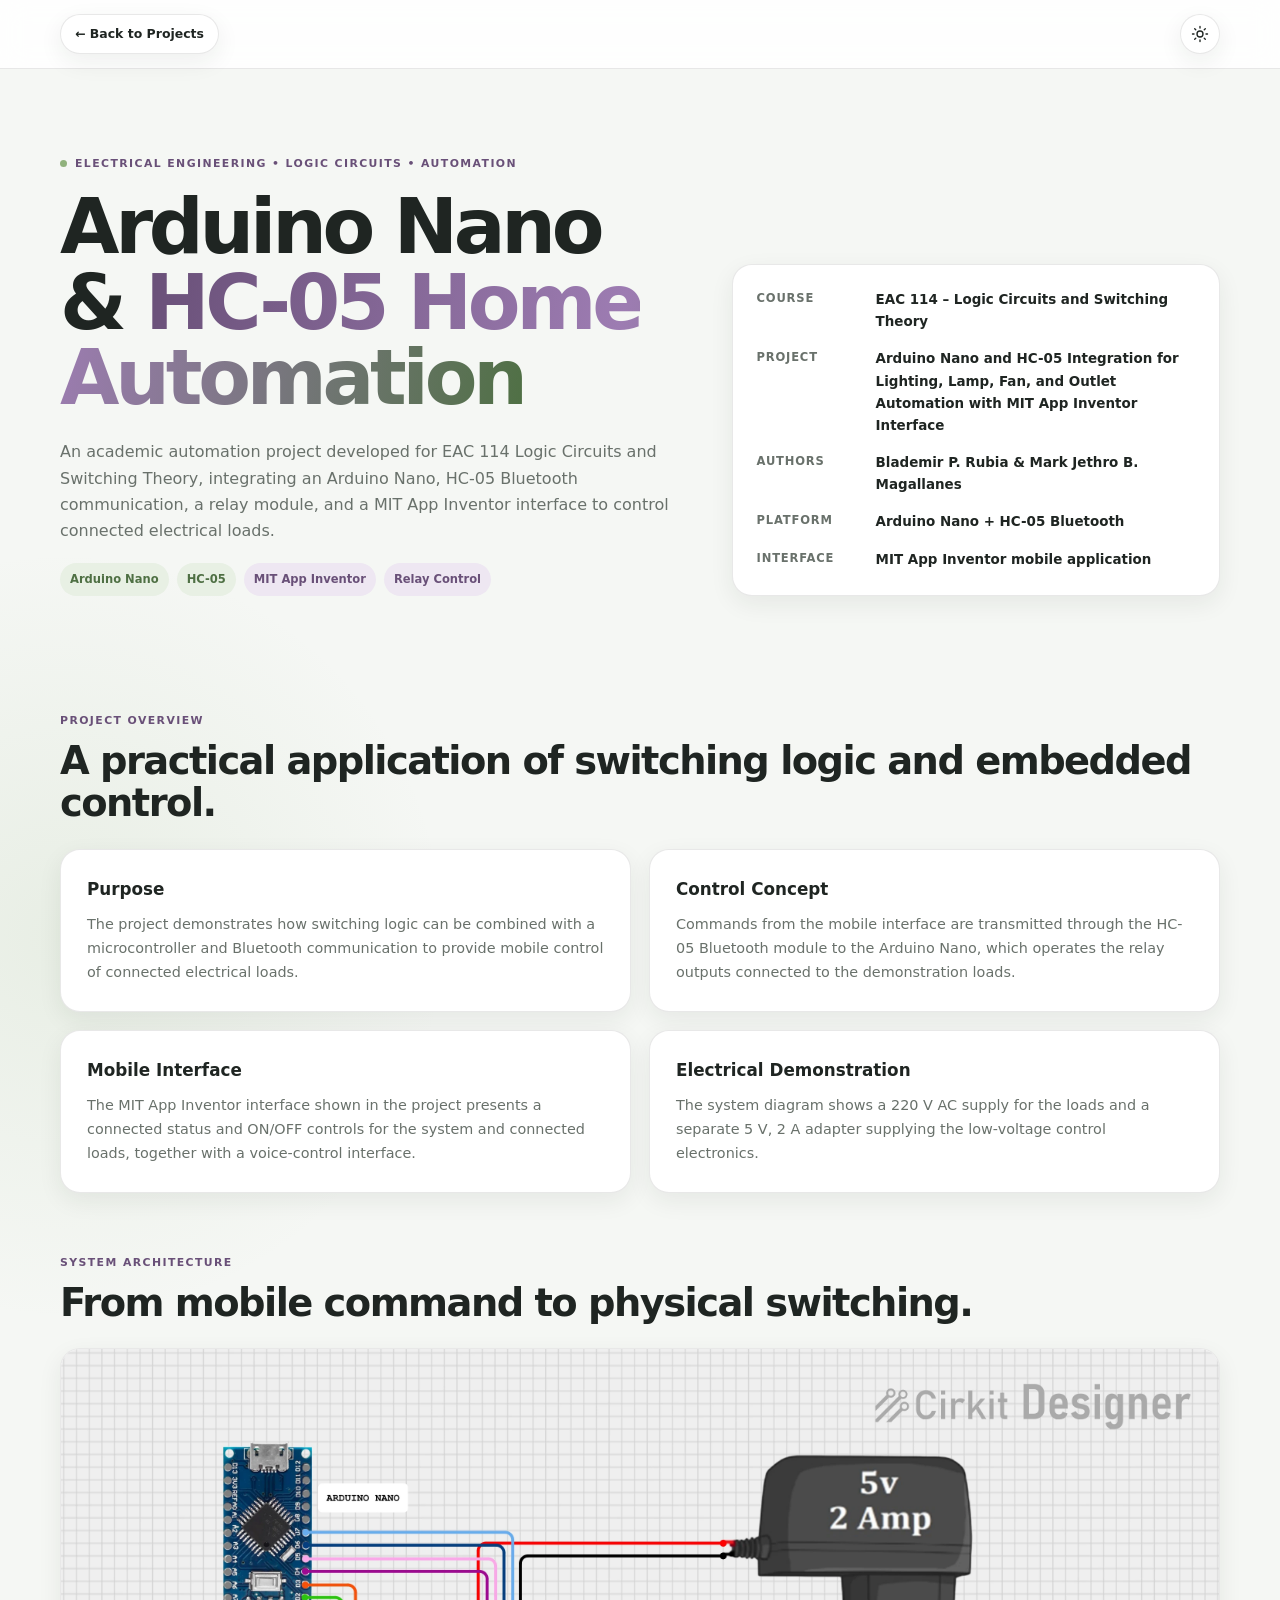
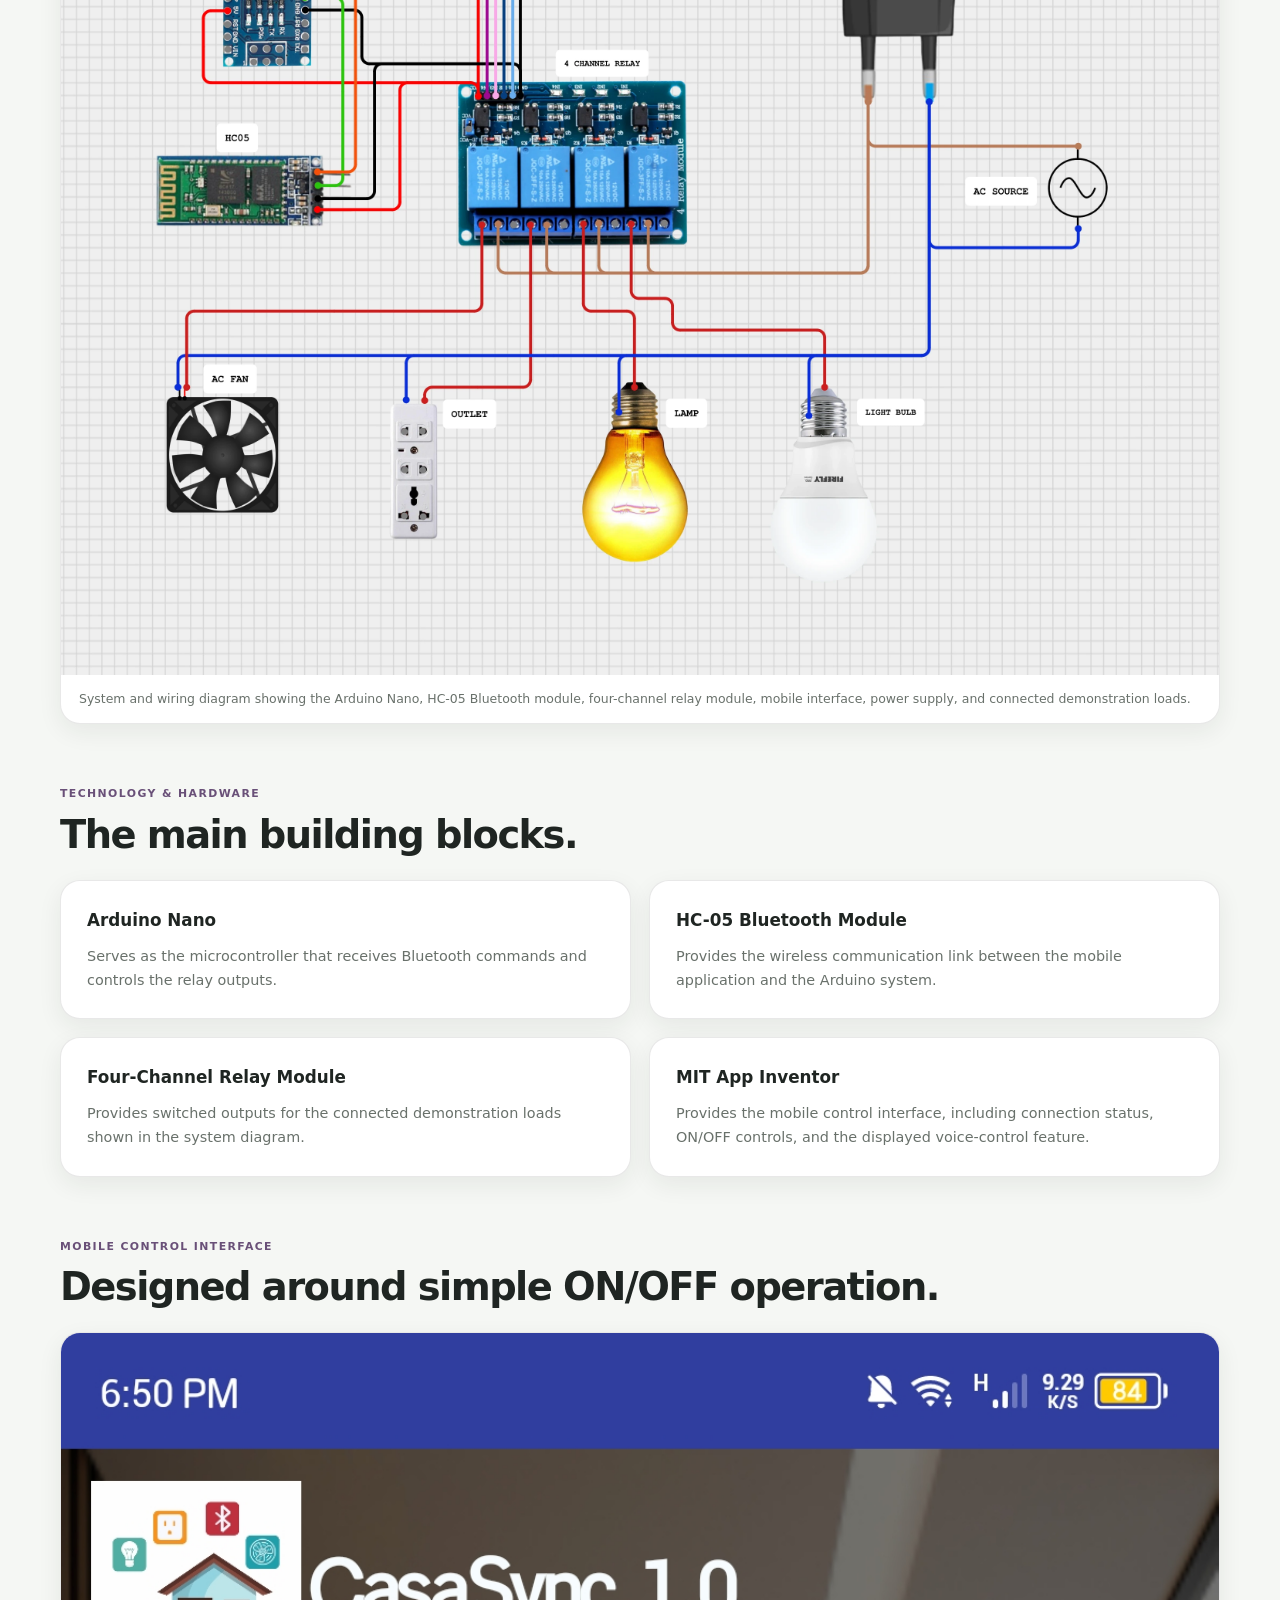
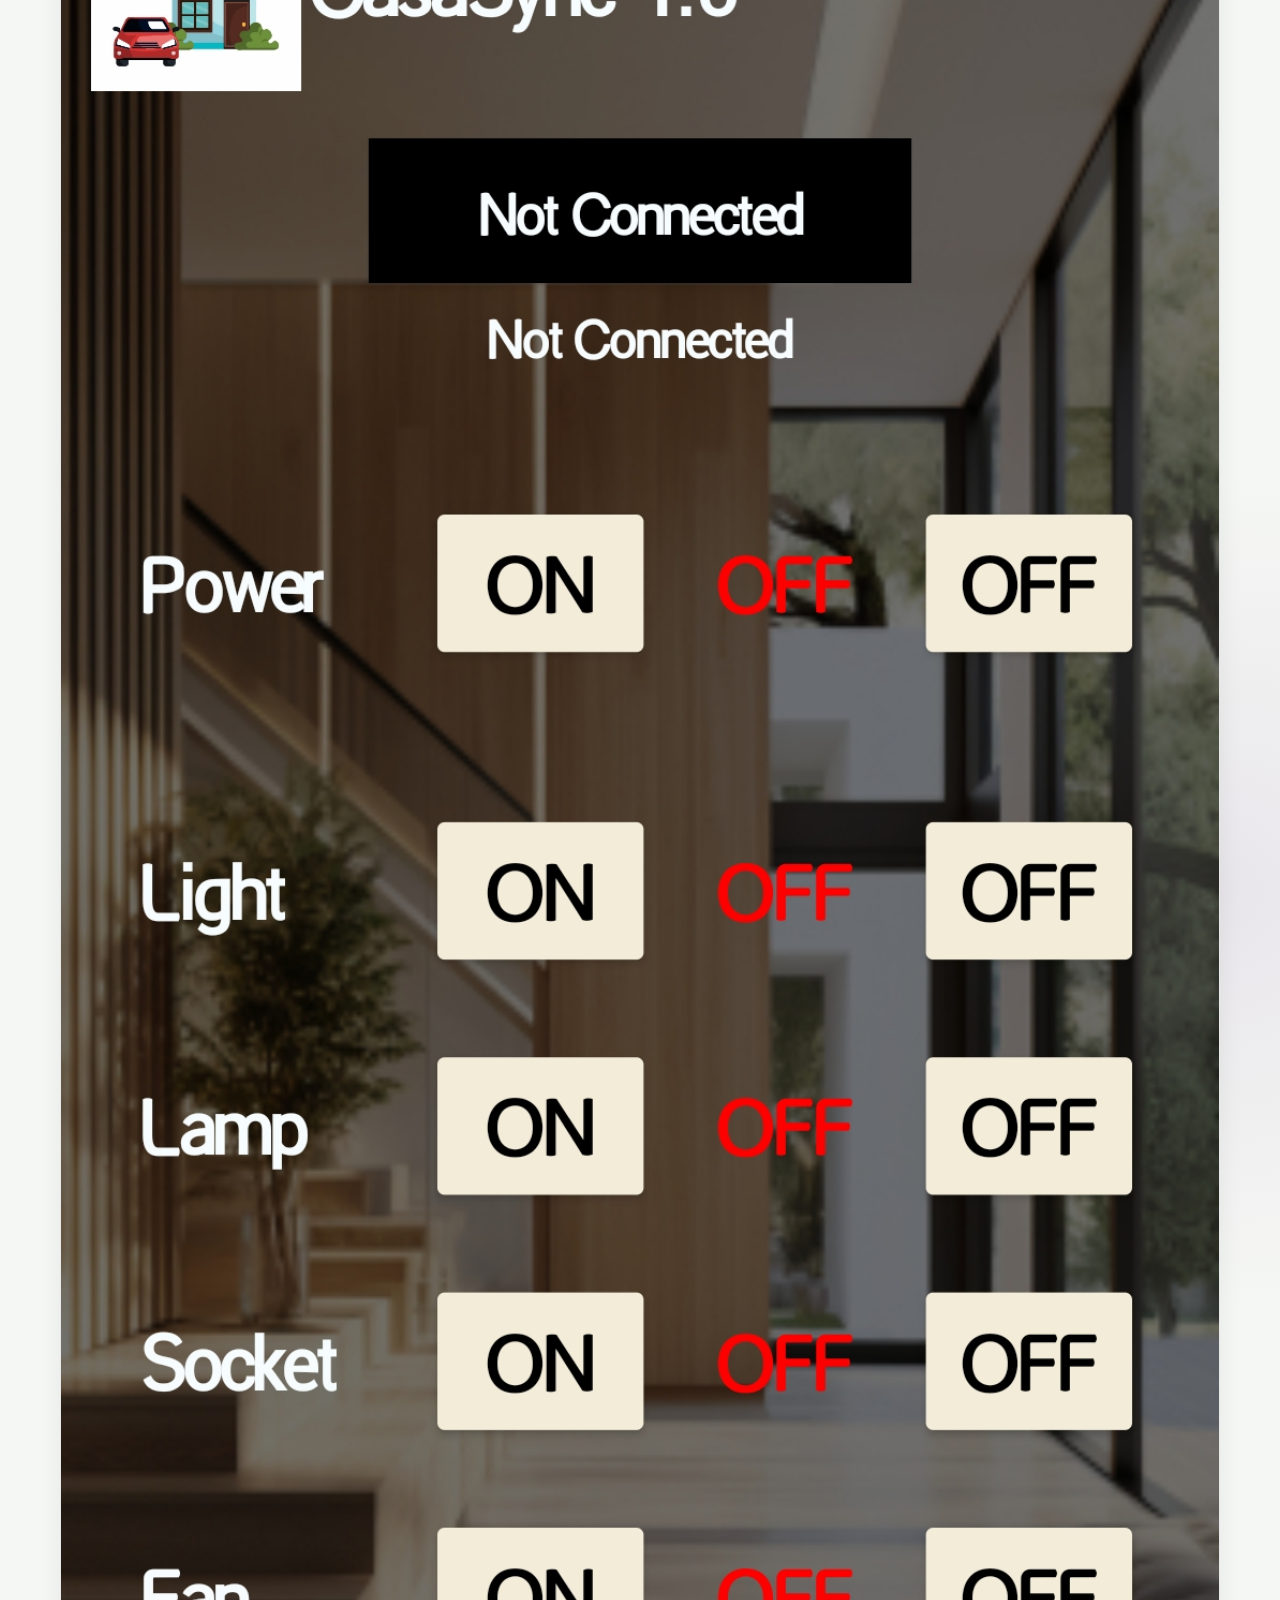
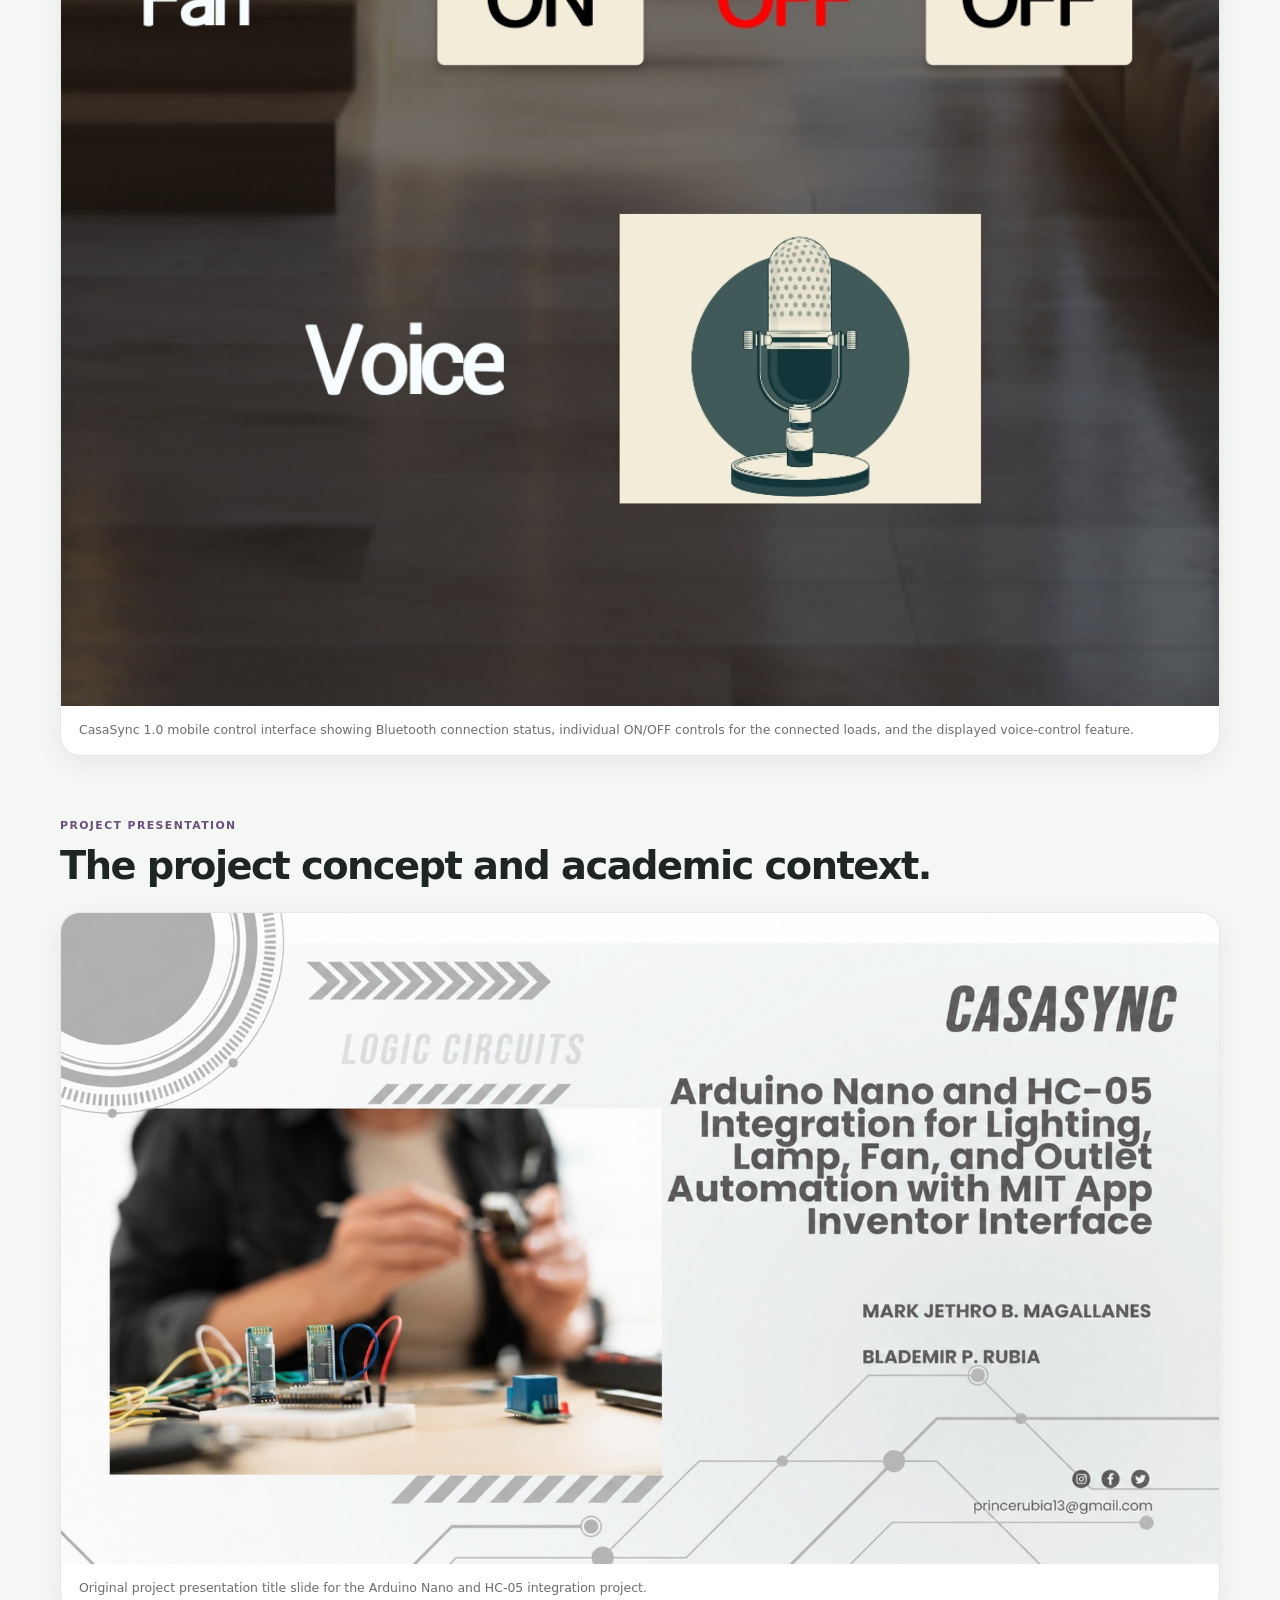
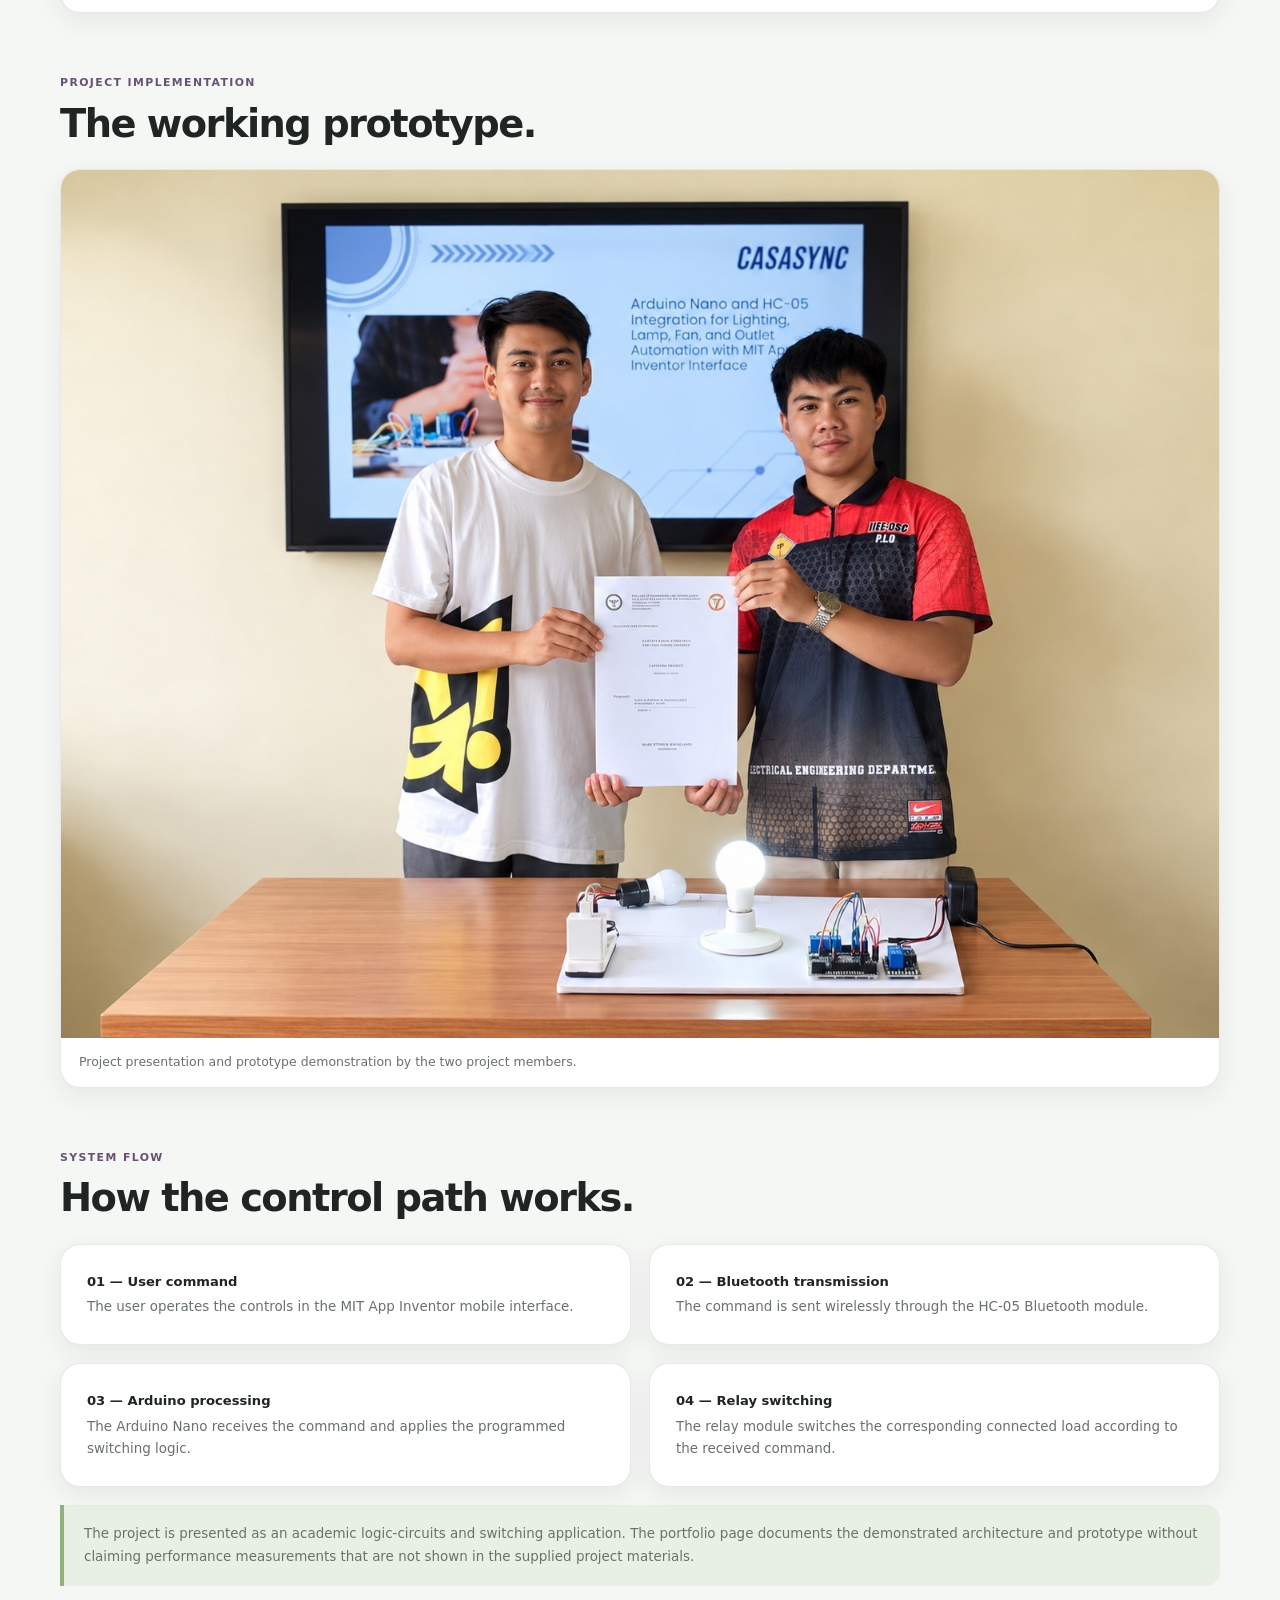
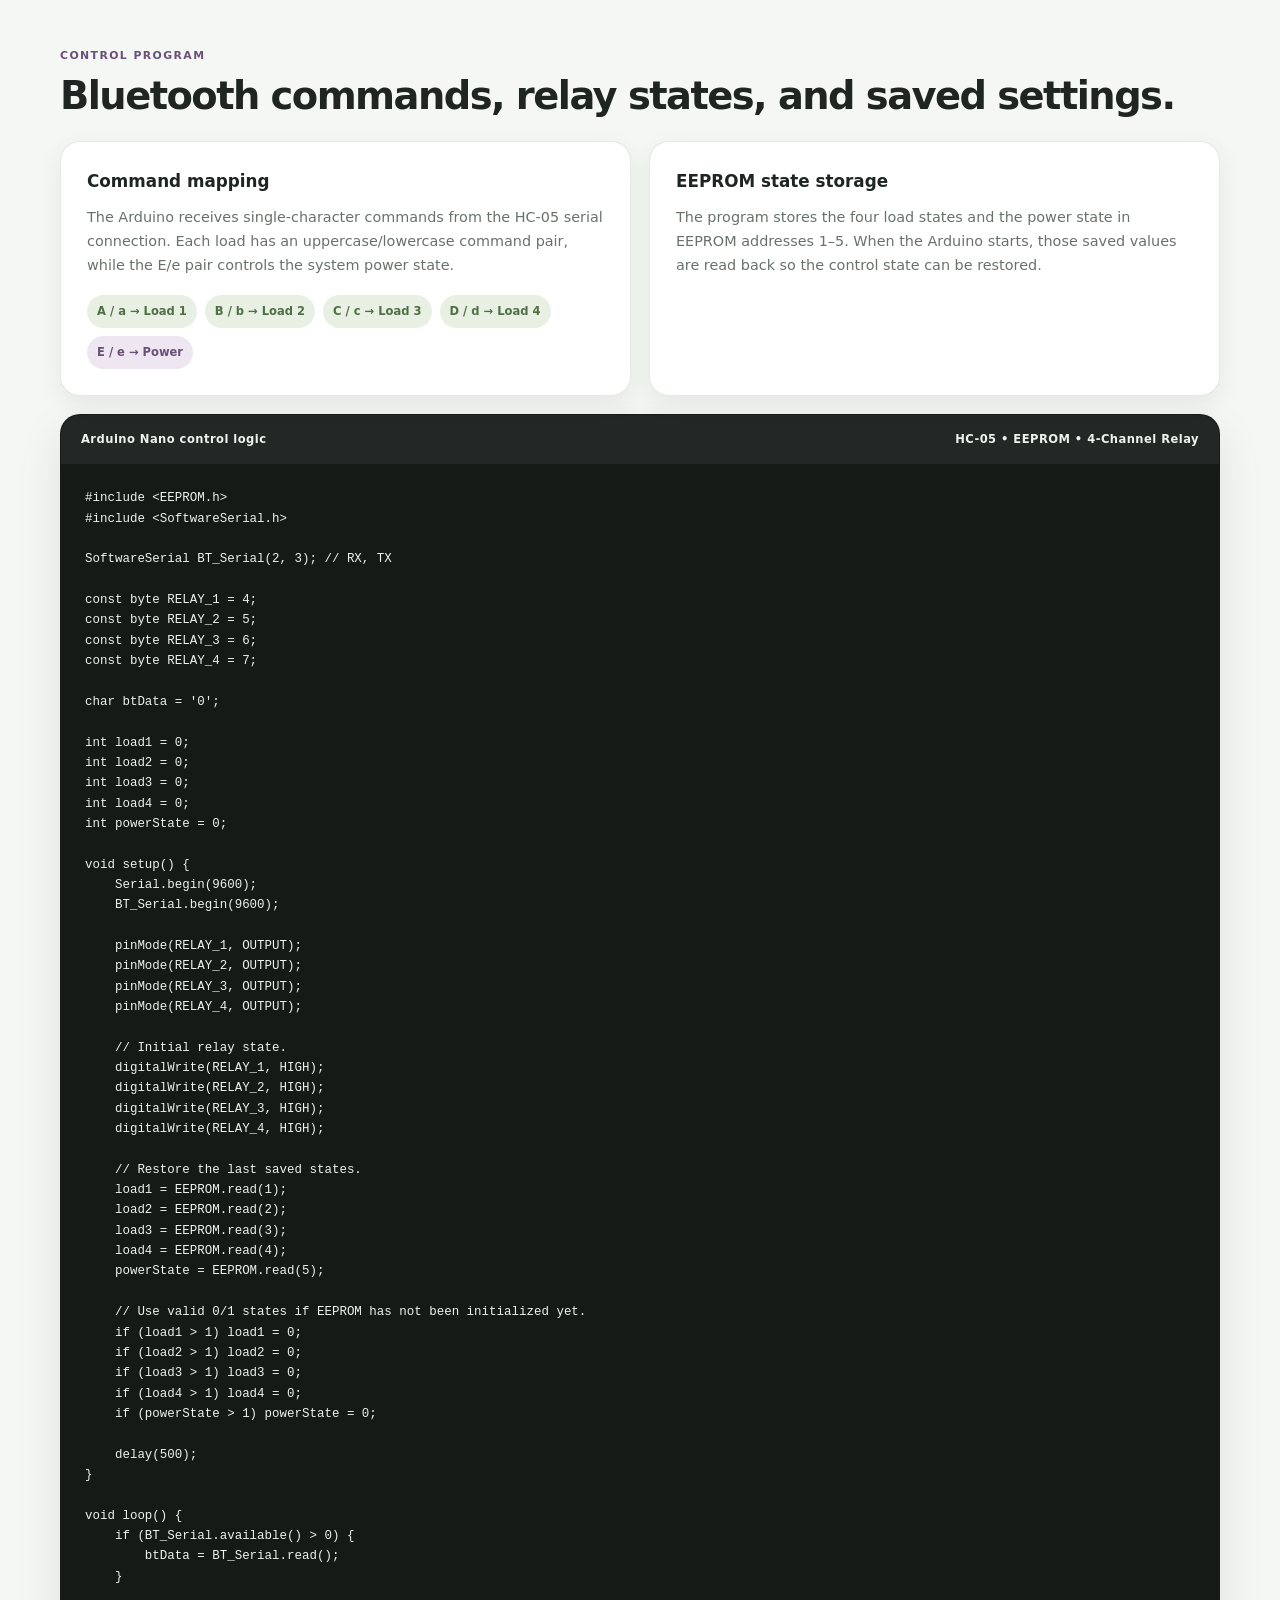
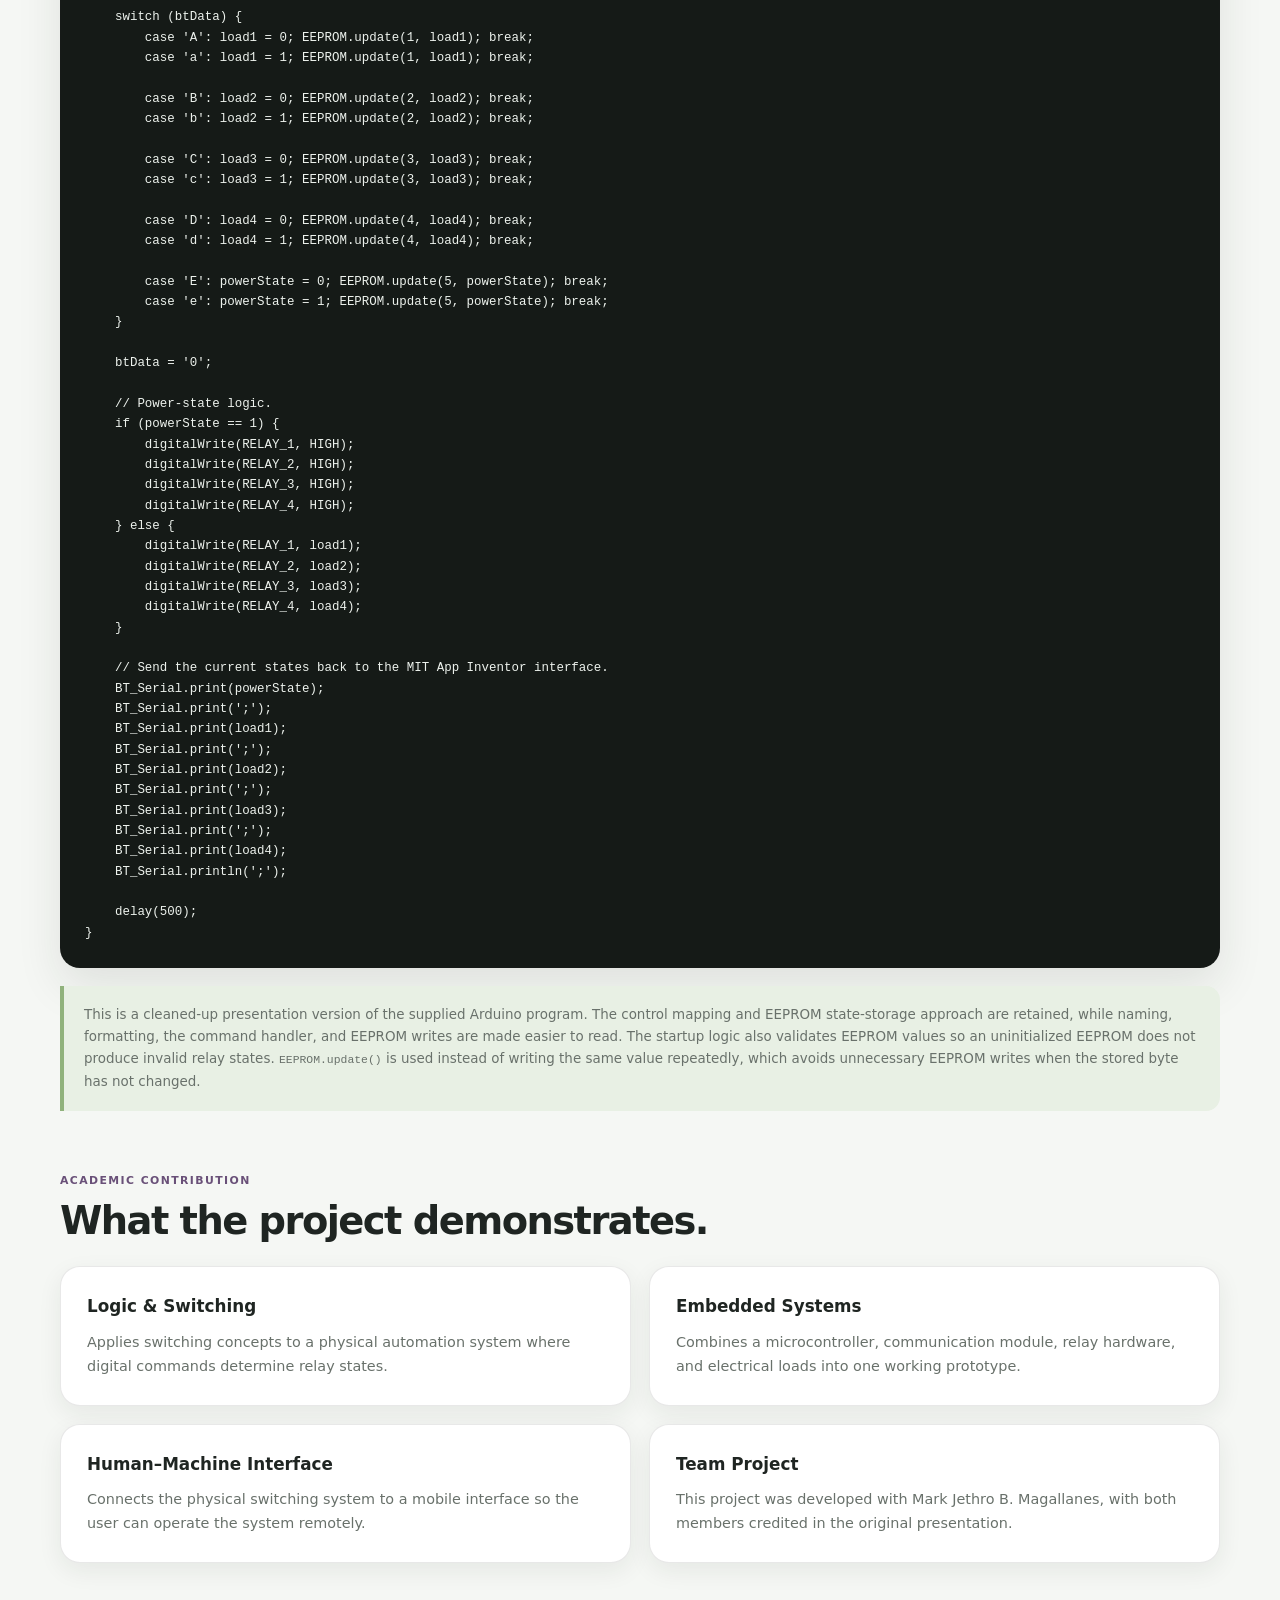
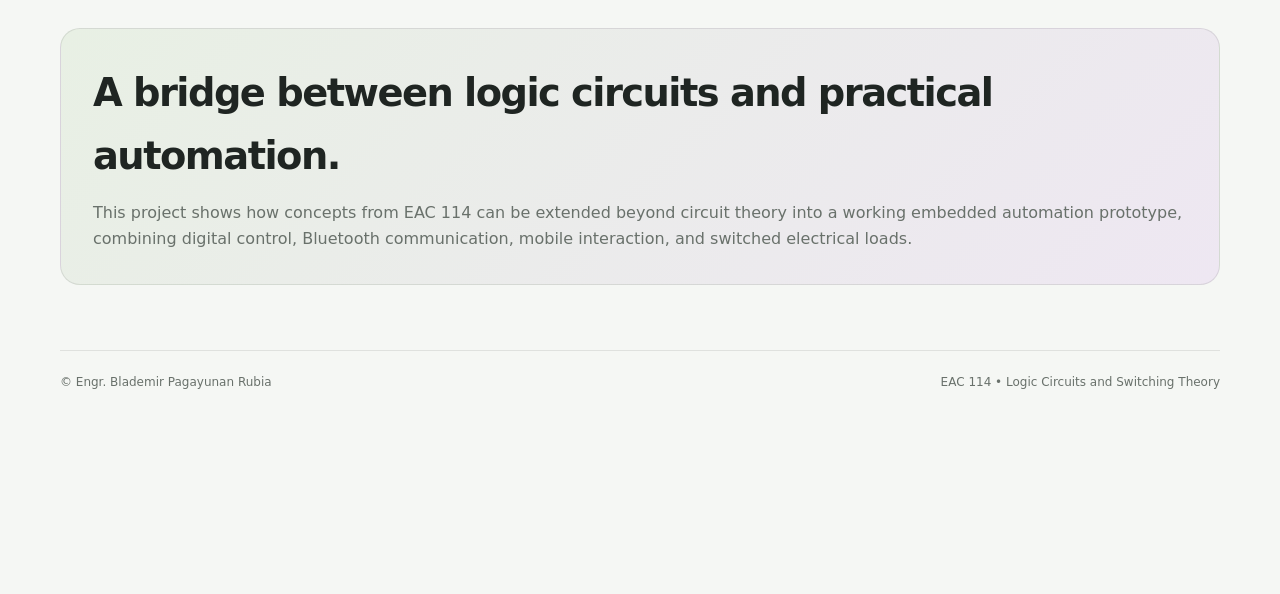
<file: projects/logic-circuits-automation.html>
<!DOCTYPE html>
<html lang="en">
<head>
    <meta charset="UTF-8">
    <meta name="viewport" content="width=device-width, initial-scale=1.0">
    <meta name="description" content="Arduino Nano and HC-05 home automation project by Blademir P. Rubia and Mark Jethro B. Magallanes for EAC 114 Logic Circuits and Switching Theory.">
    <meta name="author" content="Blademir P. Rubia and Mark Jethro B. Magallanes">
    <meta name="theme-color" content="#90b27c">
    <link rel="icon" href="/images/favicon.svg" type="image/svg+xml">
    <title>Arduino Nano & HC-05 Home Automation | Engr. Blademir Pagayunan Rubia</title>


<script>
        try {
            if (localStorage.getItem("blademirPortfolioTheme") === "dark") {
                document.documentElement.setAttribute("data-theme", "dark");
            }
        } catch (error) {}
    </script>

    <style>
        :root {
            --ink:#1f2522; --muted:#69716b; --white:#fff; --surface:#f5f7f4;
            --border:rgba(31,37,34,.10); --green:#90b27c; --green-dark:#4f7044;
            --green-pale:#e8f0e4; --purple:#9d7cb2; --purple-dark:#695078;
            --purple-pale:#eee7f2; --shadow-sm:0 8px 24px rgba(31,37,34,.07);
            --shadow-md:0 18px 45px rgba(31,37,34,.10); --radius:20px;
        }
        :is(body.dark-mode,html[data-theme="dark"]) {
            --ink:#edf2ed; --muted:#b6c0b8; --white:#18201b; --surface:#111713;
            --border:rgba(237,242,237,.12); --green-pale:#1c2a1c; --purple-pale:#28202e;
        }
        *{box-sizing:border-box}
        html{scroll-behavior:smooth}
        body{margin:0;color:var(--ink);background:
            radial-gradient(circle at 5% 8%,rgba(144,178,124,.13),transparent 24rem),
            radial-gradient(circle at 95% 35%,rgba(157,124,178,.14),transparent 26rem),var(--surface);
            font-family:Inter,ui-sans-serif,system-ui,-apple-system,BlinkMacSystemFont,"Segoe UI",sans-serif;line-height:1.65}
        a{color:inherit}
        .topbar{position:sticky;top:0;z-index:10;border-bottom:1px solid var(--border);
            background:color-mix(in srgb,var(--white) 88%,transparent);backdrop-filter:blur(14px);
            transition: transform 220ms ease;
            will-change: transform;
        }
        .topbar-inner{width:min(1160px,92%);min-height:68px;margin:auto;display:flex;align-items:center;justify-content:space-between;gap:20px}
        .back-link,.theme-toggle{border:1px solid var(--border);border-radius:999px;background:var(--white);box-shadow:var(--shadow-sm);font-size:.78rem;font-weight:800}
        .back-link{padding:9px 14px;text-decoration:none}.back-link:hover{color:var(--purple-dark)}
        .theme-toggle{width:40px;height:40px;display:grid;place-items:center;padding:0;color:var(--ink);cursor:pointer}
        .theme-toggle svg{width:18px;height:18px;fill:none;stroke:currentColor;stroke-width:1.8;stroke-linecap:round;stroke-linejoin:round}
        main{width:min(1160px,92%);margin:auto;padding:80px 0 100px}
        .hero{display:grid;grid-template-columns:1.12fr .88fr;gap:50px;align-items:end;padding-bottom:55px}
        .eyebrow,.section-label{color:var(--purple-dark);font-size:.68rem;font-weight:850;letter-spacing:.13em;text-transform:uppercase}
        .eyebrow{display:inline-flex;align-items:center;gap:8px}.eyebrow-dot{width:7px;height:7px;border-radius:50%;background:var(--green)}
        h1,h2,h3,p{margin:0}
        h1{max-width:850px;margin-top:14px;font-size:clamp(2.7rem,6vw,5.2rem);line-height:.98;letter-spacing:-.055em}
        .title-accent{background:linear-gradient(100deg,var(--purple-dark),var(--purple),var(--green-dark));-webkit-background-clip:text;background-clip:text;color:transparent}
        .intro{max-width:750px;margin-top:24px;color:var(--muted);font-size:1rem}
        .project-meta{padding:24px;border:1px solid var(--border);border-radius:var(--radius);background:var(--white);box-shadow:var(--shadow-sm)}
        .project-meta dl{margin:0;display:grid;gap:15px}.project-meta div{display:grid;grid-template-columns:105px 1fr;gap:14px}
        .project-meta dt{color:var(--muted);font-size:.72rem;font-weight:800;text-transform:uppercase;letter-spacing:.07em}
        .project-meta dd{margin:0;font-size:.84rem;font-weight:700}
        .section{margin-top:55px;scroll-margin-top:92px}.section-heading{margin-bottom:24px}
        .section-heading h2{margin-top:8px;font-size:clamp(1.8rem,3vw,2.6rem);line-height:1.1;letter-spacing:-.04em}
        .overview-grid,.tech-grid,.workflow-grid{display:grid;grid-template-columns:repeat(2,minmax(0,1fr));gap:18px}
        .info-card,.tech-card,.workflow-card,.contribution-card{padding:26px;border:1px solid var(--border);border-radius:var(--radius);background:var(--white);box-shadow:var(--shadow-sm)}
        .info-card h3,.tech-card h3,.workflow-card h3,.contribution-card h3{font-size:1.05rem;margin-bottom:10px}
        .info-card p,.tech-card p,.workflow-card p,.contribution-card p{color:var(--muted);font-size:.9rem}
        .hero-image,.figure-card{border:1px solid var(--border);border-radius:var(--radius);overflow:hidden;background:var(--white);box-shadow:var(--shadow-sm)}
        .hero-image img,.figure-card img{display:block;width:100%;height:auto}
        figure{margin:0}.figure-caption{padding:14px 18px;color:var(--muted);font-size:.78rem}
        .gallery{display:grid;grid-template-columns:repeat(2,minmax(0,1fr));gap:18px}
        .gallery .wide{grid-column:1/-1}
        .tag-row{display:flex;flex-wrap:wrap;gap:8px;margin-top:18px}
        .tag{padding:7px 10px;border-radius:999px;background:var(--green-pale);color:var(--green-dark);font-size:.72rem;font-weight:800}
        .tag.purple{background:var(--purple-pale);color:var(--purple-dark)}
        .workflow-card strong{display:block;font-size:.82rem;margin-bottom:4px}
        .workflow-card span{display:block;color:var(--muted);font-size:.84rem}
        .note{margin-top:18px;padding:18px 20px;border-left:4px solid var(--green);border-radius:0 14px 14px 0;background:var(--green-pale);color:var(--muted);font-size:.84rem}
        .closing{margin-top:65px;padding:32px;border:1px solid var(--border);border-radius:var(--radius);background:linear-gradient(135deg,var(--green-pale),var(--purple-pale));}
        .closing h2{font-size:clamp(1.7rem,3vw,2.5rem);letter-spacing:-.04em}.closing p{max-width:none;margin-top:12px;color:var(--muted)}
        footer{margin-top:65px;padding-top:22px;border-top:1px solid var(--border);display:flex;justify-content:space-between;gap:20px;color:var(--muted);font-size:.75rem}
        @media(max-width:800px){.hero{grid-template-columns:1fr;gap:28px}.overview-grid,.tech-grid,.workflow-grid,.gallery{grid-template-columns:1fr}.gallery .wide{grid-column:auto}main{padding-top:55px}}
        @media(max-width:520px){.topbar-inner{min-height:60px}.back-link{font-size:.72rem}main{width:min(100% - 28px,1160px);padding-bottom:65px}.hero{padding-bottom:35px}.project-meta div{grid-template-columns:90px 1fr;gap:10px}.info-card,.tech-card,.workflow-card,.contribution-card{padding:21px}footer{flex-direction:column}}
            .code-card{margin-top:18px;border:1px solid var(--border);border-radius:var(--radius);overflow:hidden;background:#151a17;box-shadow:var(--shadow-md)}
        .code-header{display:flex;justify-content:space-between;gap:15px;padding:15px 20px;background:rgba(255,255,255,.06);color:#edf2ed;font-size:.72rem;font-weight:800;letter-spacing:.04em}
        pre{margin:0;padding:24px;overflow:auto;line-height:1.55}pre code{font-family:"SFMono-Regular",Consolas,"Liberation Mono",monospace;font-size:.78rem;color:#edf2ed;white-space:pre}
        .info-card code,.note code{font-family:"SFMono-Regular",Consolas,monospace;font-size:.85em}
        @media(max-width:520px){.code-header{flex-direction:column}.code-card pre{padding:17px}.code-card pre code{font-size:.68rem}}
    
        .topbar.header-hidden { transform: translateY(-100%); }

        @media (prefers-reduced-motion: reduce) {
            .topbar { transition: none; }
        }
</style>
</head>

<body>
<header class="topbar">
    <div class="topbar-inner">
        <a class="back-link" href="../index.html#projects">← Back to Projects</a>
        <button class="theme-toggle" id="themeToggle" type="button" aria-label="Toggle dark mode"></button>
    </div>
</header>

<main>
    <section class="hero">
        <div>
            <span class="eyebrow"><span class="eyebrow-dot"></span>Electrical Engineering • Logic Circuits • Automation</span>
            <h1>Arduino Nano &amp; <span class="title-accent">HC-05 Home Automation</span></h1>
            <p class="intro">
                An academic automation project developed for EAC 114 Logic Circuits and Switching Theory,
                integrating an Arduino Nano, HC-05 Bluetooth communication, a relay module, and a MIT App Inventor
                interface to control connected electrical loads.
            </p>
            <div class="tag-row">
                <span class="tag">Arduino Nano</span>
                <span class="tag">HC-05</span>
                <span class="tag purple">MIT App Inventor</span>
                <span class="tag purple">Relay Control</span>
            </div>
        </div>

        <aside class="project-meta">
            <dl>
                <div><dt>Course</dt><dd>EAC 114 – Logic Circuits and Switching Theory</dd></div>
                <div><dt>Project</dt><dd>Arduino Nano and HC-05 Integration for Lighting, Lamp, Fan, and Outlet Automation with MIT App Inventor Interface</dd></div>
                <div><dt>Authors</dt><dd>Blademir P. Rubia &amp; Mark Jethro B. Magallanes</dd></div>
                <div><dt>Platform</dt><dd>Arduino Nano + HC-05 Bluetooth</dd></div>
                <div><dt>Interface</dt><dd>MIT App Inventor mobile application</dd></div>
            </dl>
        </aside>
    </section>

    <section class="section">
        <div class="section-heading">
            <span class="section-label">PROJECT OVERVIEW</span>
            <h2>A practical application of switching logic and embedded control.</h2>
        </div>
        <div class="overview-grid">
            <article class="info-card">
                <h3>Purpose</h3>
                <p>
                    The project demonstrates how switching logic can be combined with a microcontroller and
                    Bluetooth communication to provide mobile control of connected electrical loads.
                </p>
            </article>
            <article class="info-card">
                <h3>Control Concept</h3>
                <p>
                    Commands from the mobile interface are transmitted through the HC-05 Bluetooth module to the
                    Arduino Nano, which operates the relay outputs connected to the demonstration loads.
                </p>
            </article>
            <article class="info-card">
                <h3>Mobile Interface</h3>
                <p>
                    The MIT App Inventor interface shown in the project presents a connected status and
                    ON/OFF controls for the system and connected loads, together with a voice-control interface.
                </p>
            </article>
            <article class="info-card">
                <h3>Electrical Demonstration</h3>
                <p>
                    The system diagram shows a 220 V AC supply for the loads and a separate 5 V, 2 A adapter
                    supplying the low-voltage control electronics.
                </p>
            </article>
        </div>
    </section>

    <section class="section">
        <div class="section-heading">
            <span class="section-label">SYSTEM ARCHITECTURE</span>
            <h2>From mobile command to physical switching.</h2>
        </div>
        <figure class="figure-card">
            <img src="/images/projects/logic-circuits/logic-circuits-system-diagram.webp"
                 loading="lazy"
                 decoding="async"
                 alt="System diagram showing a mobile MIT App Inventor interface, HC-05 Bluetooth module, Arduino Nano, four-channel relay module, 5 V power supply, and connected electrical loads." decoding="async">
            <figcaption class="figure-caption">
                System and wiring diagram showing the Arduino Nano, HC-05 Bluetooth module, four-channel relay module,
                mobile interface, power supply, and connected demonstration loads.
            </figcaption>
        </figure>
    </section>

    <section class="section">
        <div class="section-heading">
            <span class="section-label">TECHNOLOGY &amp; HARDWARE</span>
            <h2>The main building blocks.</h2>
        </div>
        <div class="tech-grid">
            <article class="tech-card">
                <h3>Arduino Nano</h3>
                <p>Serves as the microcontroller that receives Bluetooth commands and controls the relay outputs.</p>
            </article>
            <article class="tech-card">
                <h3>HC-05 Bluetooth Module</h3>
                <p>Provides the wireless communication link between the mobile application and the Arduino system.</p>
            </article>
            <article class="tech-card">
                <h3>Four-Channel Relay Module</h3>
                <p>Provides switched outputs for the connected demonstration loads shown in the system diagram.</p>
            </article>
            <article class="tech-card">
                <h3>MIT App Inventor</h3>
                <p>Provides the mobile control interface, including connection status, ON/OFF controls, and the displayed voice-control feature.</p>
            </article>
        </div>
    </section>

    <section class="section">
        <div class="section-heading">
            <span class="section-label">MOBILE CONTROL INTERFACE</span>
            <h2>Designed around simple ON/OFF operation.</h2>
        </div>
        <figure class="figure-card">
            <img src="/images/projects/logic-circuits/logic-circuits-mobile-interface.jpg"
                 loading="lazy"
                 decoding="async"
                 alt="CasaSync 1.0 MIT App Inventor mobile interface showing Bluetooth connection status, ON and OFF controls for power, light, lamp, socket, and fan, plus a voice-control button." decoding="async">
            <figcaption class="figure-caption">
                CasaSync 1.0 mobile control interface showing Bluetooth connection status, individual ON/OFF
                controls for the connected loads, and the displayed voice-control feature.
            </figcaption>
        </figure>
    </section>

    <section class="section">
        <div class="section-heading">
            <span class="section-label">PROJECT PRESENTATION</span>
            <h2>The project concept and academic context.</h2>
        </div>
        <figure class="figure-card">
            <img src="/images/projects/logic-circuits/logic-circuits-title-slide.jpg"
                 loading="lazy"
                 decoding="async"
                 alt="Project presentation title slide for the Arduino Nano and HC-05 integration project." decoding="async">
            <figcaption class="figure-caption">
                Original project presentation title slide for the Arduino Nano and HC-05 integration project.
            </figcaption>
        </figure>
    </section>

    <section class="section">
        <div class="section-heading">
            <span class="section-label">PROJECT IMPLEMENTATION</span>
            <h2>The working prototype.</h2>
        </div>
        <figure class="figure-card">
            <img src="/images/projects/logic-circuits/logic-circuits-project-photo.jpg"
                 loading="lazy"
                 decoding="async"
                 alt="Two student project members presenting the completed electrical automation prototype with lighting loads and control electronics." decoding="async">
            <figcaption class="figure-caption">
                Project presentation and prototype demonstration by the two project members.
            </figcaption>
        </figure>
    </section>

    <section class="section">
        <div class="section-heading">
            <span class="section-label">SYSTEM FLOW</span>
            <h2>How the control path works.</h2>
        </div>
        <div class="workflow-grid">
            <article class="workflow-card"><strong>01 — User command</strong><span>The user operates the controls in the MIT App Inventor mobile interface.</span></article>
            <article class="workflow-card"><strong>02 — Bluetooth transmission</strong><span>The command is sent wirelessly through the HC-05 Bluetooth module.</span></article>
            <article class="workflow-card"><strong>03 — Arduino processing</strong><span>The Arduino Nano receives the command and applies the programmed switching logic.</span></article>
            <article class="workflow-card"><strong>04 — Relay switching</strong><span>The relay module switches the corresponding connected load according to the received command.</span></article>
        </div>
        <div class="note">
            The project is presented as an academic logic-circuits and switching application. The portfolio page
            documents the demonstrated architecture and prototype without claiming performance measurements that
            are not shown in the supplied project materials.
        </div>
    </section>

    <section class="section">
        <div class="section-heading">
            <span class="section-label">CONTROL PROGRAM</span>
            <h2>Bluetooth commands, relay states, and saved settings.</h2>
        </div>

        <div class="overview-grid">
            <article class="info-card">
                <h3>Command mapping</h3>
                <p>
                    The Arduino receives single-character commands from the HC-05 serial connection.
                    Each load has an uppercase/lowercase command pair, while the E/e pair controls the
                    system power state.
                </p>
                <div class="tag-row">
                    <span class="tag">A / a → Load 1</span>
                    <span class="tag">B / b → Load 2</span>
                    <span class="tag">C / c → Load 3</span>
                    <span class="tag">D / d → Load 4</span>
                    <span class="tag purple">E / e → Power</span>
                </div>
            </article>

            <article class="info-card">
                <h3>EEPROM state storage</h3>
                <p>
                    The program stores the four load states and the power state in EEPROM addresses 1–5.
                    When the Arduino starts, those saved values are read back so the control state can be
                    restored.
                </p>
            </article>
        </div>

        <div class="code-card">
            <div class="code-header">
                <span>Arduino Nano control logic</span>
                <span>HC-05 • EEPROM • 4-Channel Relay</span>
            </div>
            <pre><code>#include &lt;EEPROM.h&gt;
#include &lt;SoftwareSerial.h&gt;

SoftwareSerial BT_Serial(2, 3); // RX, TX

const byte RELAY_1 = 4;
const byte RELAY_2 = 5;
const byte RELAY_3 = 6;
const byte RELAY_4 = 7;

char btData = '0';

int load1 = 0;
int load2 = 0;
int load3 = 0;
int load4 = 0;
int powerState = 0;

void setup() {
    Serial.begin(9600);
    BT_Serial.begin(9600);

    pinMode(RELAY_1, OUTPUT);
    pinMode(RELAY_2, OUTPUT);
    pinMode(RELAY_3, OUTPUT);
    pinMode(RELAY_4, OUTPUT);

    // Initial relay state.
    digitalWrite(RELAY_1, HIGH);
    digitalWrite(RELAY_2, HIGH);
    digitalWrite(RELAY_3, HIGH);
    digitalWrite(RELAY_4, HIGH);

    // Restore the last saved states.
    load1 = EEPROM.read(1);
    load2 = EEPROM.read(2);
    load3 = EEPROM.read(3);
    load4 = EEPROM.read(4);
    powerState = EEPROM.read(5);

    // Use valid 0/1 states if EEPROM has not been initialized yet.
    if (load1 > 1) load1 = 0;
    if (load2 > 1) load2 = 0;
    if (load3 > 1) load3 = 0;
    if (load4 > 1) load4 = 0;
    if (powerState > 1) powerState = 0;

    delay(500);
}

void loop() {
    if (BT_Serial.available() &gt; 0) {
        btData = BT_Serial.read();
    }

    switch (btData) {
        case 'A': load1 = 0; EEPROM.update(1, load1); break;
        case 'a': load1 = 1; EEPROM.update(1, load1); break;

        case 'B': load2 = 0; EEPROM.update(2, load2); break;
        case 'b': load2 = 1; EEPROM.update(2, load2); break;

        case 'C': load3 = 0; EEPROM.update(3, load3); break;
        case 'c': load3 = 1; EEPROM.update(3, load3); break;

        case 'D': load4 = 0; EEPROM.update(4, load4); break;
        case 'd': load4 = 1; EEPROM.update(4, load4); break;

        case 'E': powerState = 0; EEPROM.update(5, powerState); break;
        case 'e': powerState = 1; EEPROM.update(5, powerState); break;
    }

    btData = '0';

    // Power-state logic.
    if (powerState == 1) {
        digitalWrite(RELAY_1, HIGH);
        digitalWrite(RELAY_2, HIGH);
        digitalWrite(RELAY_3, HIGH);
        digitalWrite(RELAY_4, HIGH);
    } else {
        digitalWrite(RELAY_1, load1);
        digitalWrite(RELAY_2, load2);
        digitalWrite(RELAY_3, load3);
        digitalWrite(RELAY_4, load4);
    }

    // Send the current states back to the MIT App Inventor interface.
    BT_Serial.print(powerState);
    BT_Serial.print(';');
    BT_Serial.print(load1);
    BT_Serial.print(';');
    BT_Serial.print(load2);
    BT_Serial.print(';');
    BT_Serial.print(load3);
    BT_Serial.print(';');
    BT_Serial.print(load4);
    BT_Serial.println(';');

    delay(500);
}</code></pre>
        </div>

        <div class="note">
            This is a cleaned-up presentation version of the supplied Arduino program. The control mapping and
            EEPROM state-storage approach are retained, while naming, formatting, the command handler, and EEPROM
            writes are made easier to read. The startup logic also validates EEPROM values so an uninitialized
            EEPROM does not produce invalid relay states. <code>EEPROM.update()</code> is used instead of writing
            the same value repeatedly, which avoids unnecessary EEPROM writes when the stored byte has not changed.
        </div>
    </section>

    <section class="section">
        <div class="section-heading">
            <span class="section-label">ACADEMIC CONTRIBUTION</span>
            <h2>What the project demonstrates.</h2>
        </div>
        <div class="overview-grid">
            <article class="contribution-card">
                <h3>Logic &amp; Switching</h3>
                <p>Applies switching concepts to a physical automation system where digital commands determine relay states.</p>
            </article>
            <article class="contribution-card">
                <h3>Embedded Systems</h3>
                <p>Combines a microcontroller, communication module, relay hardware, and electrical loads into one working prototype.</p>
            </article>
            <article class="contribution-card">
                <h3>Human–Machine Interface</h3>
                <p>Connects the physical switching system to a mobile interface so the user can operate the system remotely.</p>
            </article>
            <article class="contribution-card">
                <h3>Team Project</h3>
                <p>This project was developed with Mark Jethro B. Magallanes, with both members credited in the original presentation.</p>
            </article>
        </div>
    </section>

    <section class="closing">
        <h2>A bridge between logic circuits and practical automation.</h2>
        <p>
            This project shows how concepts from EAC 114 can be extended beyond circuit theory into a working
            embedded automation prototype, combining digital control, Bluetooth communication, mobile interaction,
            and switched electrical loads.
        </p>
    </section>

    <footer>
        <span>© Engr. Blademir Pagayunan Rubia</span>
        <span>EAC 114 • Logic Circuits and Switching Theory</span>
    </footer>
</main>

<script>
    const toggle = document.getElementById("themeToggle");

    function icon(dark) {
        return dark
            ? '<svg viewBox="0 0 24 24" aria-hidden="true"><path d="M20 15.5A8.5 8.5 0 0 1 8.5 4 8.5 8.5 0 1 0 20 15.5Z"></path></svg>'
            : '<svg viewBox="0 0 24 24" aria-hidden="true"><circle cx="12" cy="12" r="4"></circle><path d="M12 2v2M12 20v2M4.93 4.93l1.41 1.41M17.66 17.66l1.41 1.41M2 12h2M20 12h2M4.93 19.07l1.41-1.41M17.66 6.34l1.41-1.41"></path></svg>';
    }

    function setTheme(dark) {
        document.documentElement.setAttribute("data-theme", dark ? "dark" : "light");
        document.body.classList.toggle("dark-mode", dark);
        toggle.innerHTML = icon(dark);
        toggle.setAttribute("aria-label", dark ? "Switch to light mode" : "Switch to dark mode");
        try { localStorage.setItem("blademirPortfolioTheme", dark ? "dark" : "light"); } catch (error) {}
    }

    let dark = false;
    try { dark = localStorage.getItem("blademirPortfolioTheme") === "dark"; } catch (error) {}
    setTheme(dark);
    toggle.addEventListener("click", () => setTheme(!document.documentElement.hasAttribute("data-theme") || document.documentElement.getAttribute("data-theme") !== "dark"));

        /* Auto-hide the project header while scrolling down. */
        const pageHeader = document.querySelector(".topbar");

        if (pageHeader) {
            let lastScrollY = window.scrollY;
            let scrollTicking = false;
            const scrollThreshold = 8;
            const revealAt = 80;

            function updateHeaderVisibility() {
                const currentScrollY = window.scrollY;
                const headerHasFocus = pageHeader.contains(document.activeElement);

                if (headerHasFocus || currentScrollY <= revealAt) {
                    pageHeader.classList.remove("header-hidden");
                } else if (Math.abs(currentScrollY - lastScrollY) >= scrollThreshold) {
                    if (currentScrollY > lastScrollY) {
                        pageHeader.classList.add("header-hidden");
                    } else {
                        pageHeader.classList.remove("header-hidden");
                    }

                    lastScrollY = currentScrollY;
                }

                scrollTicking = false;
            }

            window.addEventListener("scroll", () => {
                if (!scrollTicking) {
                    window.requestAnimationFrame(updateHeaderVisibility);
                    scrollTicking = true;
                }
            }, { passive: true });
        }

    </script>
</body>
</html>
</file>
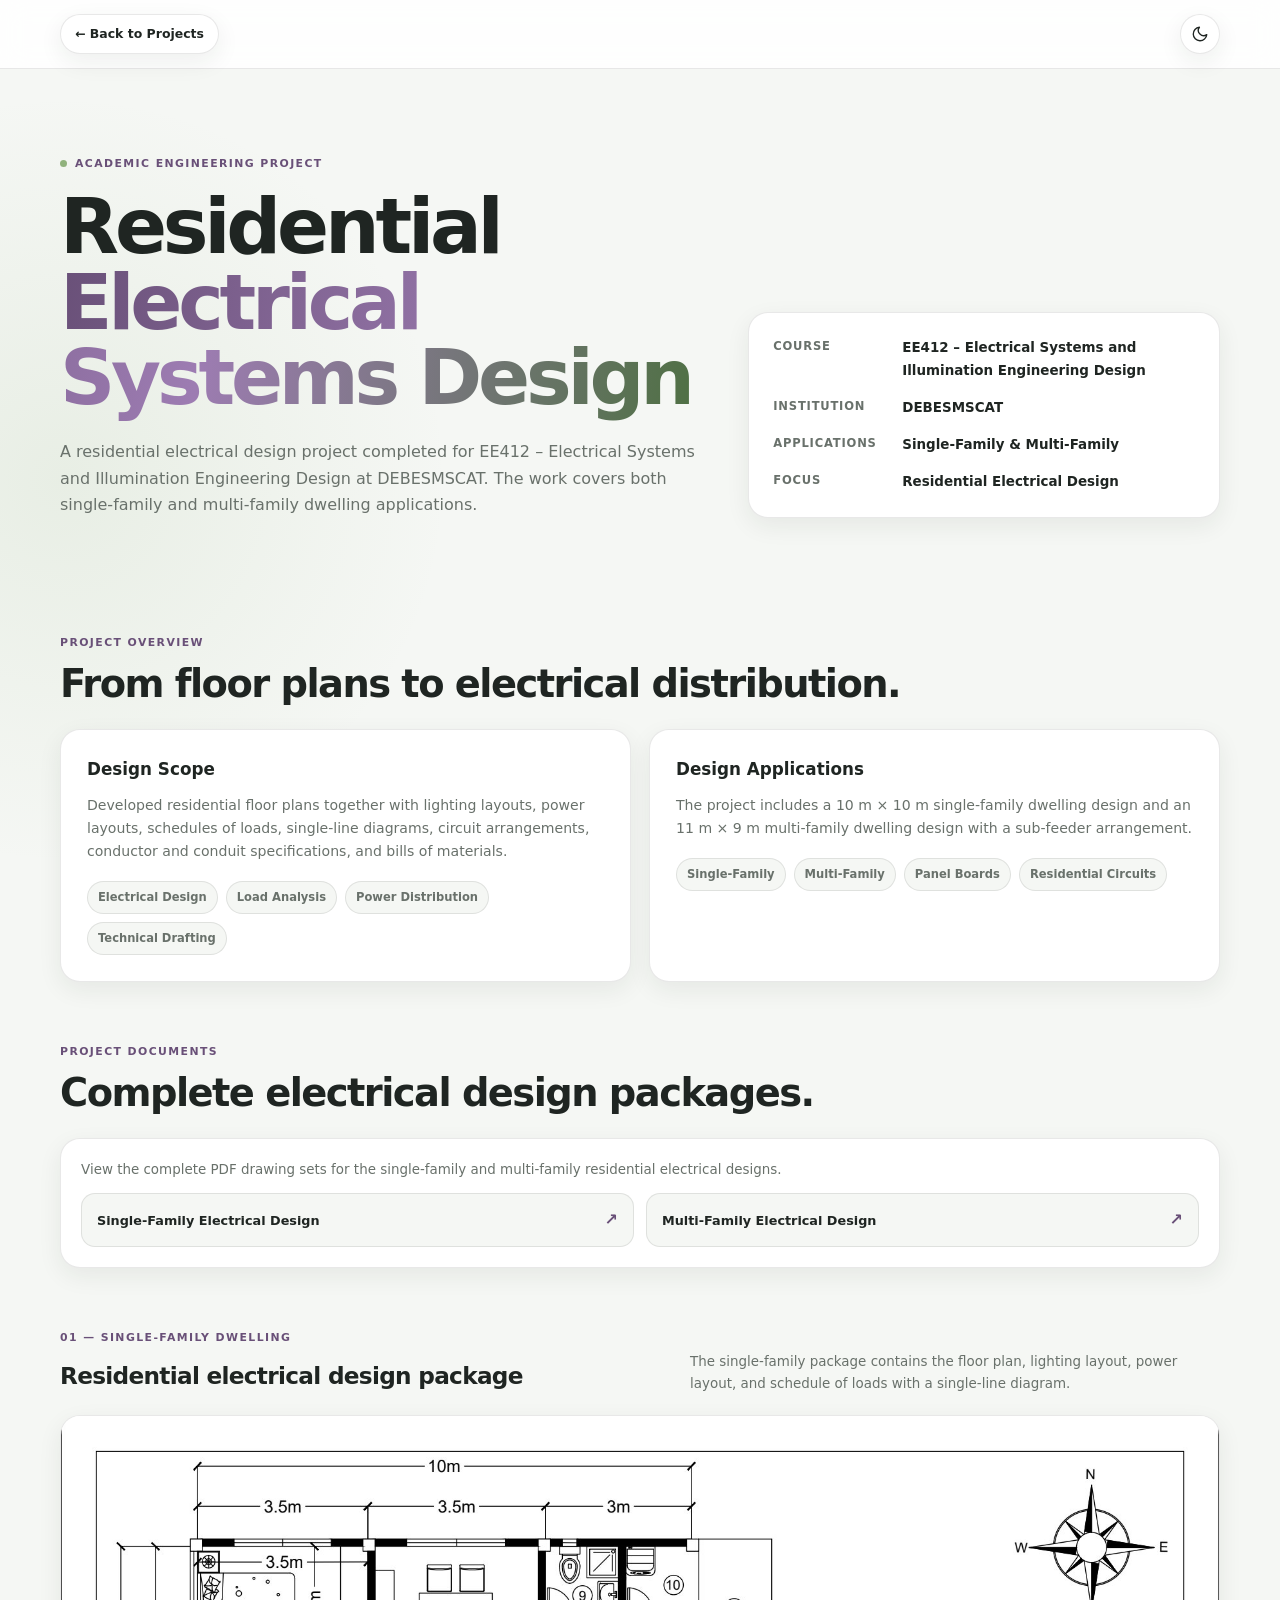
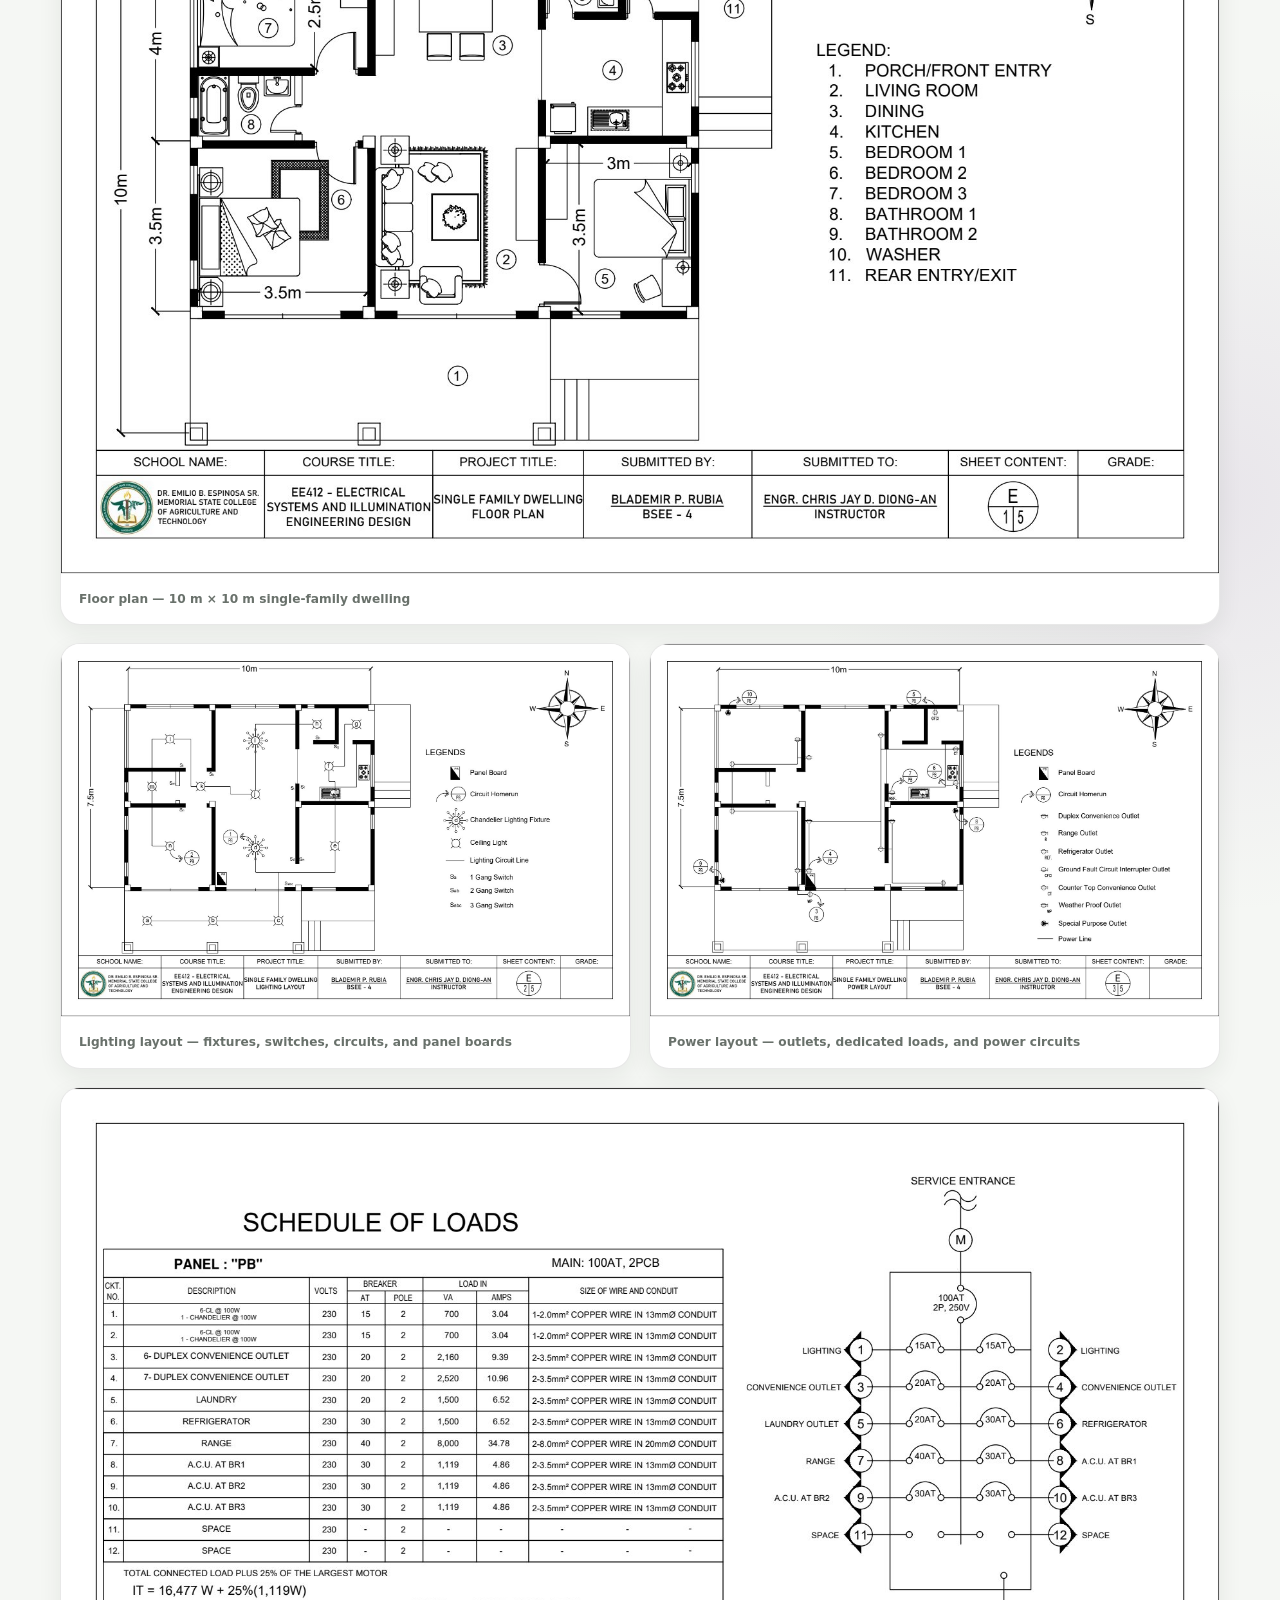
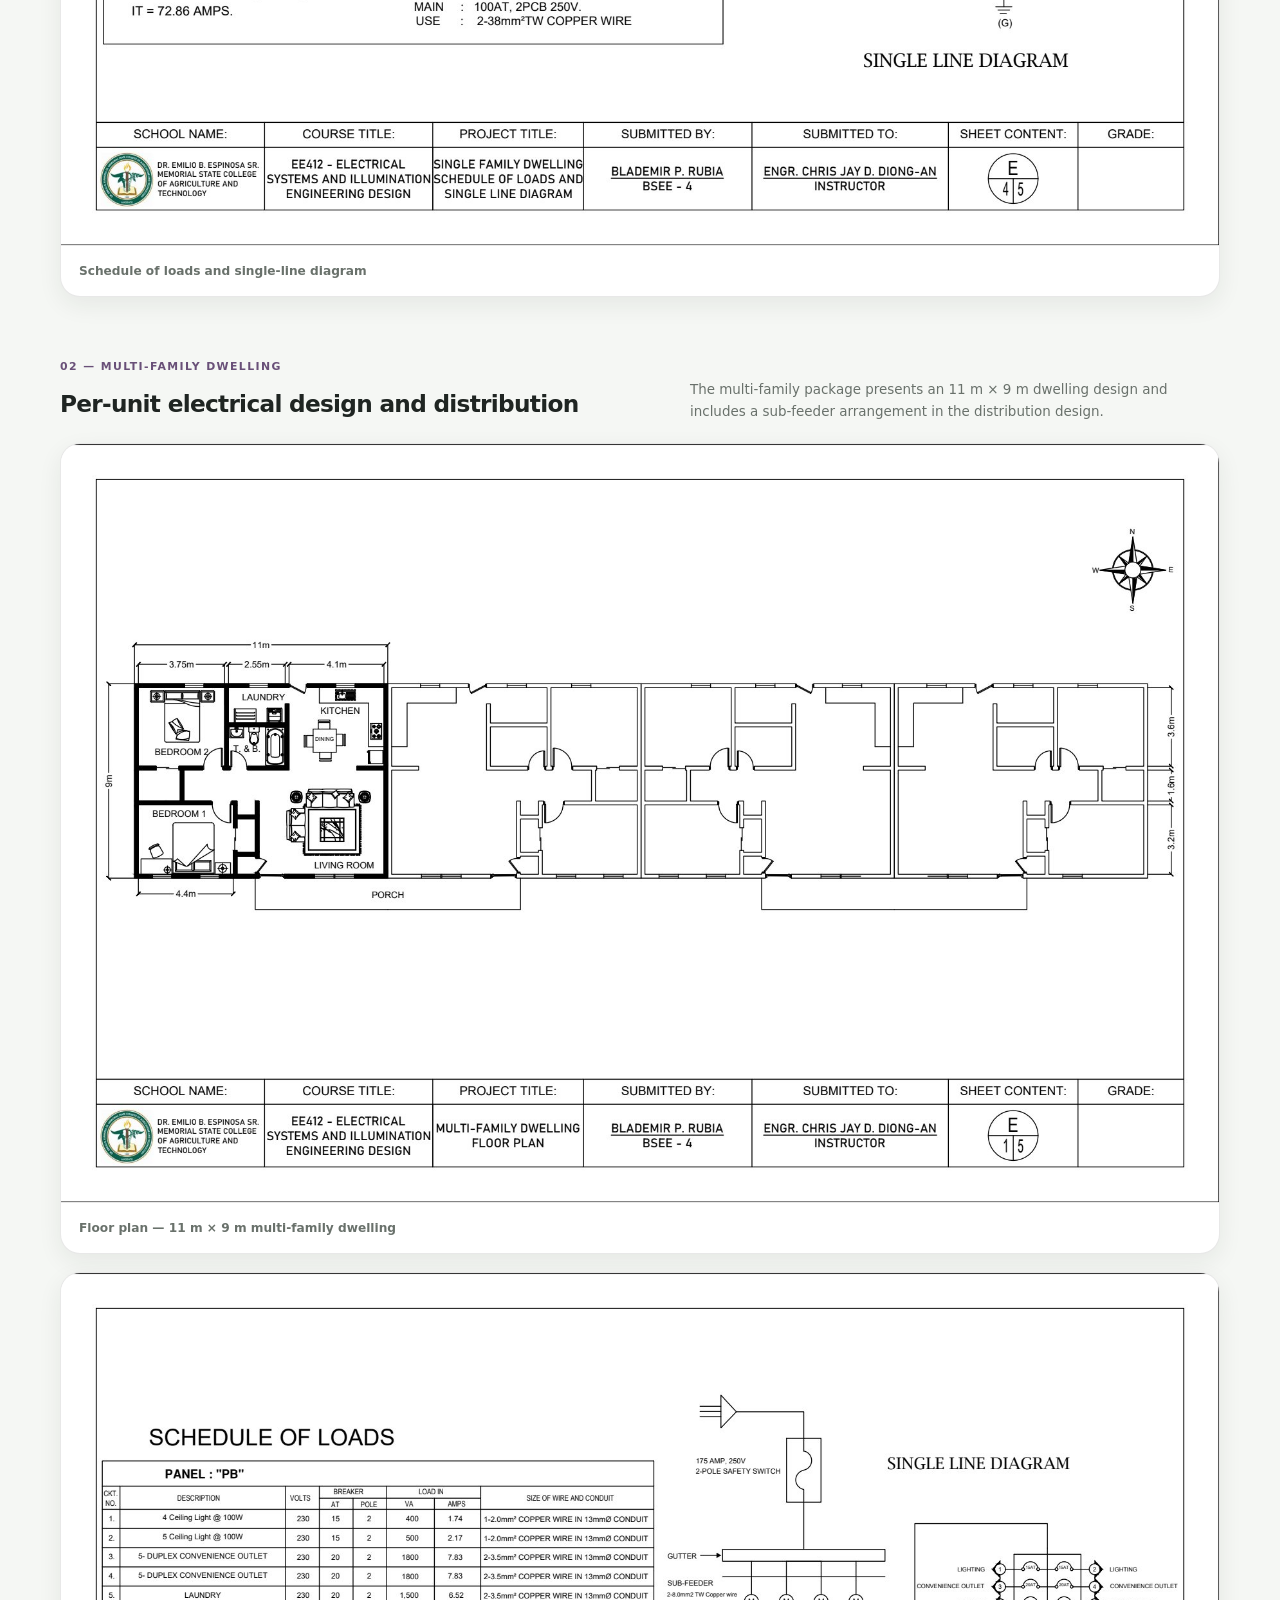
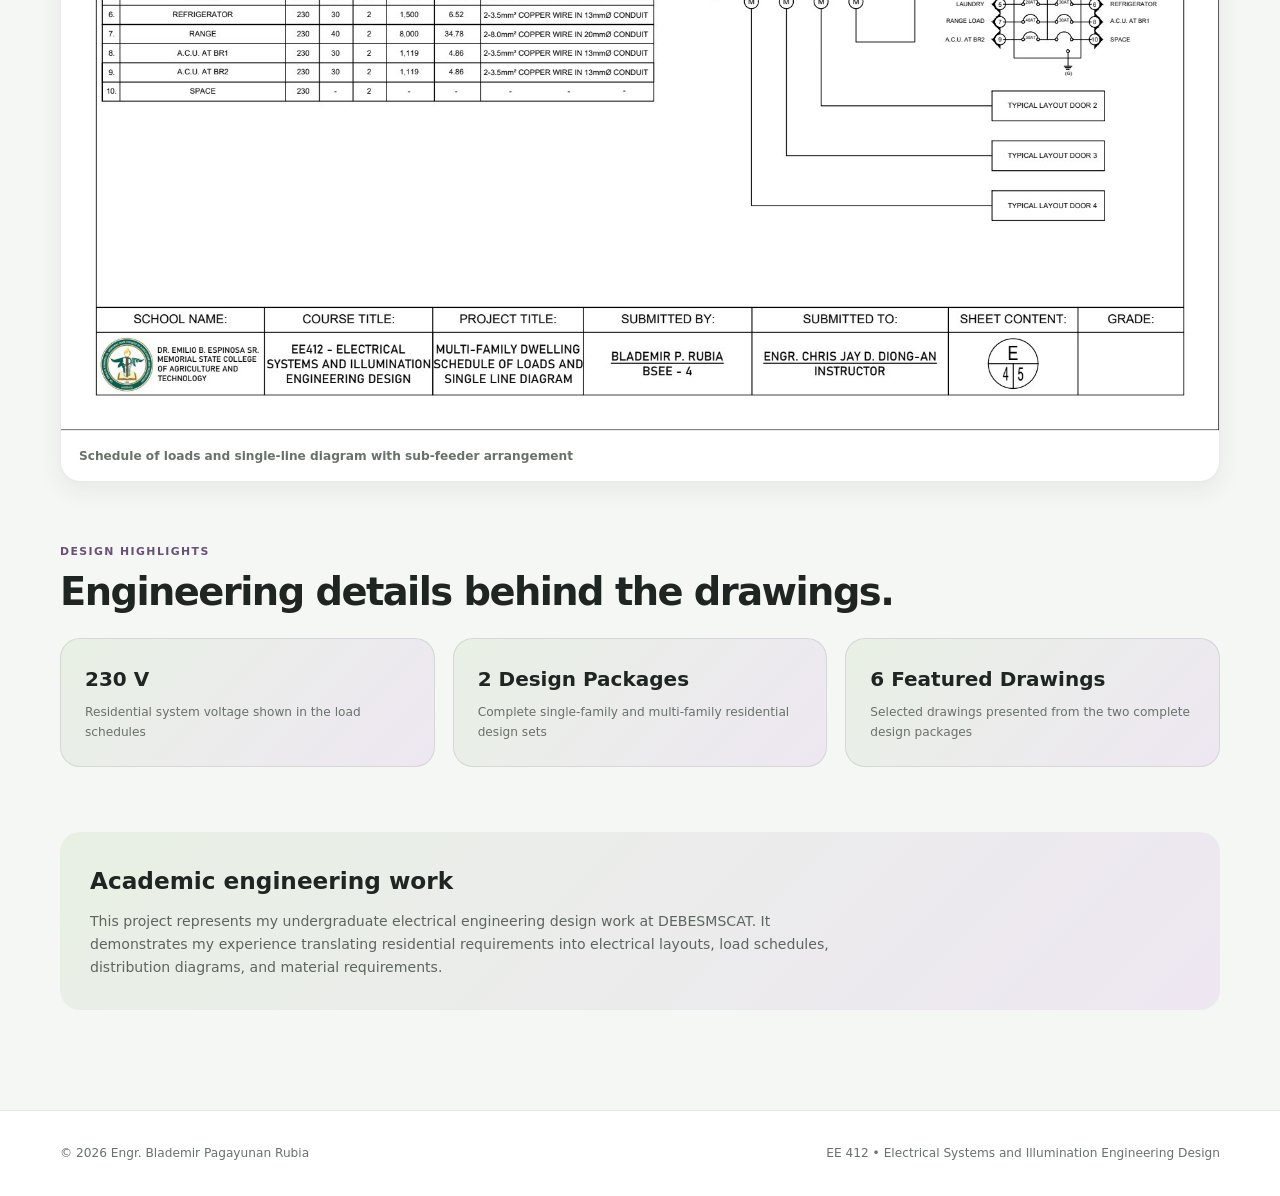
<file: projects/residential-electrical-design.html>
<!DOCTYPE html>
<html lang="en">
<head>
    <meta charset="UTF-8">
    <meta name="viewport" content="width=device-width, initial-scale=1.0">

    <meta
        name="description"
        content="Residential Electrical Systems Design — an academic engineering project by Engr. Blademir Pagayunan Rubia."
    >
    <meta name="author" content="Engr. Blademir Pagayunan Rubia">
    <meta name="theme-color" content="#90b27c">

    <link rel="icon" href="/images/favicon.svg" type="image/svg+xml">
    <title>Residential Electrical Systems Design | Engr. Blademir Pagayunan Rubia</title>

    <script>
        try {
            if (localStorage.getItem("blademirPortfolioTheme") === "dark") {
                document.documentElement.setAttribute("data-theme", "dark");
            }
        } catch (error) {
            // Ignore storage access errors and use the default theme.
        }
    </script>

    <style>
        :root {
            --ink: #1f2522;
            --muted: #69716b;
            --white: #ffffff;
            --surface: #f5f7f4;
            --border: rgba(31, 37, 34, 0.10);
            --green: #90b27c;
            --green-dark: #4f7044;
            --green-pale: #e8f0e4;
            --purple: #9d7cb2;
            --purple-dark: #695078;
            --purple-pale: #eee7f2;
            --shadow-sm: 0 8px 24px rgba(31, 37, 34, 0.07);
            --shadow-md: 0 18px 45px rgba(31, 37, 34, 0.10);
            --radius: 20px;
            --transition: 180ms ease;
        }

        :is(body.dark-mode, html[data-theme="dark"]) {
            --ink: #edf2ed;
            --muted: #b6c0b8;
            --white: #18201b;
            --surface: #111713;
            --border: rgba(237, 242, 237, 0.12);
            --green-pale: #1c2a1c;
            --purple-pale: #28202e;
        }

        * {
            box-sizing: border-box;
        }

        html {
            scroll-behavior: smooth;
        }

        body {
            margin: 0;
            color: var(--ink);
            background:
                radial-gradient(circle at 5% 8%, rgba(144, 178, 124, 0.13), transparent 24rem),
                radial-gradient(circle at 95% 35%, rgba(157, 124, 178, 0.14), transparent 26rem),
                var(--surface);
            font-family: Inter, ui-sans-serif, system-ui, -apple-system, BlinkMacSystemFont, "Segoe UI", sans-serif;
            line-height: 1.65;
        }

        a {
            color: inherit;
        }

        .topbar {
            position: sticky;
            top: 0;
            z-index: 10;
            border-bottom: 1px solid var(--border);
            background: color-mix(in srgb, var(--white) 88%, transparent);
            backdrop-filter: blur(14px);
        
            transition: transform 220ms ease;
            will-change: transform;
        }

        .topbar-inner {
            width: min(1160px, 92%);
            min-height: 68px;
            margin: 0 auto;
            display: flex;
            align-items: center;
            justify-content: space-between;
            gap: 20px;
        }

        .back-link,
        .theme-toggle {
            border: 1px solid var(--border);
            border-radius: 999px;
            background: var(--white);
            box-shadow: var(--shadow-sm);
            font-size: 0.78rem;
            font-weight: 800;
        }

        .back-link {
            padding: 9px 14px;
            text-decoration: none;
        }

        .back-link:hover {
            color: var(--purple-dark);
        }

        .theme-toggle {
            width: 40px;
            height: 40px;
            display: grid;
            place-items: center;
            padding: 0;
            color: var(--ink);
            cursor: pointer;
        }

        .theme-toggle svg {
            width: 18px;
            height: 18px;
            fill: none;
            stroke: currentColor;
            stroke-width: 1.8;
            stroke-linecap: round;
            stroke-linejoin: round;
        }

        main {
            width: min(1160px, 92%);
            margin: 0 auto;
            padding: 80px 0 100px;
        }

        .hero {
            display: grid;
            grid-template-columns: 1.15fr 0.85fr;
            gap: 50px;
            align-items: end;
            padding-bottom: 55px;
        }

        .eyebrow,
        .section-label {
            color: var(--purple-dark);
            font-size: 0.68rem;
            font-weight: 850;
            letter-spacing: 0.13em;
            text-transform: uppercase;
        }

        .eyebrow {
            display: inline-flex;
            align-items: center;
            gap: 8px;
        }

        .eyebrow-dot {
            width: 7px;
            height: 7px;
            border-radius: 50%;
            background: var(--green);
        }

        h1,
        h2,
        h3,
        p {
            margin: 0;
        }

        h1 {
            max-width: 800px;
            margin-top: 14px;
            font-size: clamp(2.8rem, 6vw, 5.4rem);
            line-height: 0.98;
            letter-spacing: -0.055em;
        }

        .title-accent {
            background: linear-gradient(100deg, var(--purple-dark), var(--purple), var(--green-dark));
            -webkit-background-clip: text;
            background-clip: text;
            color: transparent;
        }

        .intro {
            max-width: 720px;
            margin-top: 24px;
            color: var(--muted);
            font-size: 1rem;
        }

        .project-meta {
            padding: 24px;
            border: 1px solid var(--border);
            border-radius: var(--radius);
            background: var(--white);
            box-shadow: var(--shadow-sm);
        }

        .project-meta dl {
            margin: 0;
            display: grid;
            gap: 15px;
        }

        .project-meta div {
            display: grid;
            grid-template-columns: 115px 1fr;
            gap: 14px;
        }

        .project-meta dt {
            color: var(--muted);
            font-size: 0.72rem;
            font-weight: 800;
            text-transform: uppercase;
            letter-spacing: 0.07em;
        }

        .project-meta dd {
            margin: 0;
            font-size: 0.84rem;
            font-weight: 700;
        }

        .section {
            margin-top: 55px;
        }

        .section-heading {
            margin-bottom: 24px;
        }

        .section-heading h2 {
            margin-top: 8px;
            font-size: clamp(1.8rem, 3vw, 2.6rem);
            line-height: 1.1;
            letter-spacing: -0.04em;
        }

        .overview-grid {
            display: grid;
            grid-template-columns: 1fr 1fr;
            gap: 18px;
        }

        .info-card {
            padding: 26px;
            border: 1px solid var(--border);
            border-radius: var(--radius);
            background: var(--white);
            box-shadow: var(--shadow-sm);
        }

        .info-card h3 {
            font-size: 1.05rem;
        }

        .info-card p {
            margin-top: 10px;
            color: var(--muted);
            font-size: 0.88rem;
        }

        .tag-row {
            display: flex;
            flex-wrap: wrap;
            gap: 8px;
            margin-top: 18px;
        }

        .tag-row span {
            padding: 6px 10px;
            border: 1px solid var(--border);
            border-radius: 999px;
            color: var(--muted);
            background: var(--surface);
            font-size: 0.72rem;
            font-weight: 750;
        }

        .design-block {
            margin-top: 55px;
        }

        .design-block:first-child {
            margin-top: 0;
        }

        .design-block-header {
            display: flex;
            align-items: end;
            justify-content: space-between;
            gap: 20px;
            margin-bottom: 20px;
        }

        .design-block-header h3 {
            margin-top: 7px;
            font-size: 1.45rem;
            letter-spacing: -0.03em;
        }

        .project-documents {
            padding: 20px;
            border: 1px solid var(--border);
            border-radius: var(--radius);
            background: var(--white);
            box-shadow: var(--shadow-sm);
        }

        .documents-intro {
            color: var(--muted);
            font-size: 0.84rem;
        }

        .document-links {
            display: grid;
            grid-template-columns: repeat(2, minmax(0, 1fr));
            gap: 12px;
            margin-top: 12px;
        }

        .document-links a {
            display: flex;
            align-items: center;
            justify-content: space-between;
            gap: 14px;
            padding: 13px 15px;
            border: 1px solid var(--border);
            border-radius: 14px;
            color: var(--ink);
            background: var(--surface);
            font-size: 0.8rem;
            font-weight: 800;
            text-decoration: none;
            transition: transform var(--transition), border-color var(--transition);
        }

        .document-links a:hover {
            transform: translateY(-2px);
            border-color: var(--purple);
        }

        .document-links a span:last-child {
            color: var(--purple-dark);
            font-size: 1rem;
        }

        .design-block-header p {
            max-width: 530px;
            color: var(--muted);
            font-size: 0.84rem;
        }

        .gallery {
            display: grid;
            gap: 18px;
        }

        .gallery.two {
            grid-template-columns: repeat(2, minmax(0, 1fr));
        }

        figure {
            margin: 0;
            overflow: hidden;
            border: 1px solid var(--border);
            border-radius: var(--radius);
            background: var(--white);
            box-shadow: var(--shadow-sm);
        }

        figure img {
            width: 100%;
            height: auto;
            display: block;
            background: #fff;
        }

        figcaption {
            padding: 15px 18px;
            border-top: 1px solid var(--border);
            color: var(--muted);
            font-size: 0.76rem;
            font-weight: 700;
        }

        .highlight-grid {
            display: grid;
            grid-template-columns: repeat(3, 1fr);
            gap: 18px;
        }

        .highlight {
            padding: 24px;
            border: 1px solid var(--border);
            border-radius: var(--radius);
            background: linear-gradient(135deg, var(--green-pale), var(--purple-pale));
        }

        .highlight strong {
            display: block;
            font-size: 1.25rem;
        }

        .highlight span {
            display: block;
            margin-top: 6px;
            color: var(--muted);
            font-size: 0.76rem;
        }

        .note {
            margin-top: 18px;
            padding: 18px 20px;
            border-left: 3px solid var(--green);
            border-radius: 0 14px 14px 0;
            color: var(--muted);
            background: var(--white);
            font-size: 0.8rem;
        }

        .closing {
            margin-top: 65px;
            padding: 30px;
            border-radius: var(--radius);
            color: #1f2522;
            background: linear-gradient(135deg, var(--green-pale), var(--purple-pale));
        }

        .closing h2 {
            font-size: 1.45rem;
        }

        .closing p {
            max-width: 760px;
            margin-top: 10px;
            color: #5d655f;
            font-size: 0.88rem;
        }

        footer {
            border-top: 1px solid var(--border);
            color: var(--muted);
            background: var(--white);
        }

        .footer-inner {
            width: min(1160px, 92%);
            min-height: 85px;
            margin: 0 auto;
            display: flex;
            align-items: center;
            justify-content: space-between;
            gap: 20px;
            font-size: 0.76rem;
        }

        :is(body.dark-mode, html[data-theme="dark"]) .project-documents,
        :is(body.dark-mode, html[data-theme="dark"]) .project-meta,
        :is(body.dark-mode, html[data-theme="dark"]) .info-card,
        :is(body.dark-mode, html[data-theme="dark"]) figure,
        :is(body.dark-mode, html[data-theme="dark"]) .note {
            background: var(--white);
        }

        :is(body.dark-mode, html[data-theme="dark"]) .document-links a {
            background: var(--surface);
            color: var(--ink);
        }

        :is(body.dark-mode, html[data-theme="dark"]) .document-links a span:last-child {
            color: var(--purple);
        }

        :is(body.dark-mode, html[data-theme="dark"]) .topbar {
            background: rgba(24, 32, 27, 0.88);
        }

        :is(body.dark-mode, html[data-theme="dark"]) .closing {
            color: #1f2522;
        }

        :is(body.dark-mode, html[data-theme="dark"]) .closing p {
            color: #5d655f;
        }

        @media (max-width: 900px) {
            .hero,
            .overview-grid {
                grid-template-columns: 1fr;
            }

            .hero {
                gap: 28px;
            }

            .highlight-grid {
                grid-template-columns: 1fr;
            }
        }

        @media (max-width: 650px) {
            main {
                width: min(94%, 1160px);
                padding-top: 55px;
            }

            .topbar-inner {
                width: min(94%, 1160px);
            }

            h1 {
                font-size: clamp(2.7rem, 13vw, 4.2rem);
            }

            .gallery.two,
            .document-links {
                grid-template-columns: 1fr;
            }

            .design-block-header {
                display: block;
            }

            .design-block-header p {
                margin-top: 10px;
            }

            .project-meta div {
                grid-template-columns: 100px 1fr;
            }

            .footer-inner {
                min-height: 100px;
                flex-direction: column;
                justify-content: center;
            }
        }

        a:focus-visible,
        button:focus-visible {
            outline: 3px solid var(--purple);
            outline-offset: 3px;
        }

        @media (prefers-reduced-motion: reduce) {
            html {
                scroll-behavior: auto;
            }
        }
    
        .topbar.header-hidden { transform: translateY(-100%); }

        @media (prefers-reduced-motion: reduce) {
            .topbar { transition: none; }
        }
</style>
</head>

<body>
    <header class="topbar">
        <div class="topbar-inner">
            <a class="back-link" href="../index.html#projects">← Back to Projects</a>

            <button
                type="button"
                class="theme-toggle"
                id="theme-toggle"
                aria-label="Switch to dark mode"
                title="Switch to dark mode"
            >
                <svg id="theme-icon" viewBox="0 0 24 24" aria-hidden="true">
                    <path d="M21 12.79A9 9 0 1 1 11.21 3 7 7 0 0 0 21 12.79z"></path>
                </svg>
            </button>
        </div>
    </header>

    <main>
        <section class="hero">
            <div>
                <span class="eyebrow">
                    <span class="eyebrow-dot"></span>
                    Academic Engineering Project
                </span>

                <h1>
                    Residential <span class="title-accent">Electrical Systems Design</span>
                </h1>

                <p class="intro">
                    A residential electrical design project completed for EE412 –
                    Electrical Systems and Illumination Engineering Design at
                    DEBESMSCAT. The work covers both single-family and multi-family
                    dwelling applications.
                </p>
            </div>

            <aside class="project-meta" aria-label="Project information">
                <dl>
                    <div>
                        <dt>Course</dt>
                        <dd>EE412 – Electrical Systems and Illumination Engineering Design</dd>
                    </div>
                    <div>
                        <dt>Institution</dt>
                        <dd>DEBESMSCAT</dd>
                    </div>
                    <div>
                        <dt>Applications</dt>
                        <dd>Single-Family &amp; Multi-Family</dd>
                    </div>
                    <div>
                        <dt>Focus</dt>
                        <dd>Residential Electrical Design</dd>
                    </div>
                </dl>
            </aside>
        </section>

        <section class="section">
            <div class="section-heading">
                <span class="section-label">PROJECT OVERVIEW</span>
                <h2>From floor plans to electrical distribution.</h2>
            </div>

            <div class="overview-grid">
                <article class="info-card">
                    <h3>Design Scope</h3>
                    <p>
                        Developed residential floor plans together with lighting
                        layouts, power layouts, schedules of loads, single-line
                        diagrams, circuit arrangements, conductor and conduit
                        specifications, and bills of materials.
                    </p>
                    <div class="tag-row">
                        <span>Electrical Design</span>
                        <span>Load Analysis</span>
                        <span>Power Distribution</span>
                        <span>Technical Drafting</span>
                    </div>
                </article>

                <article class="info-card">
                    <h3>Design Applications</h3>
                    <p>
                        The project includes a 10 m × 10 m single-family dwelling
                        design and an 11 m × 9 m multi-family dwelling design with
                        a sub-feeder arrangement.
                    </p>
                    <div class="tag-row">
                        <span>Single-Family</span>
                        <span>Multi-Family</span>
                        <span>Panel Boards</span>
                        <span>Residential Circuits</span>
                    </div>
                </article>
            </div>
        </section>

        <section class="section">
            <div class="section-heading">
                <span class="section-label">PROJECT DOCUMENTS</span>
                <h2>Complete electrical design packages.</h2>
            </div>

            <div class="project-documents">
                <p class="documents-intro">
                    View the complete PDF drawing sets for the single-family and
                    multi-family residential electrical designs.
                </p>
                <div class="document-links">
                    <a href="../documents/residential-electrical-design/single-family-electrical-design.pdf" target="_blank" rel="noopener noreferrer">
                        <span>Single-Family Electrical Design</span>
                        <span aria-hidden="true">↗</span>
                    </a>
                    <a href="../documents/residential-electrical-design/multi-family-electrical-design.pdf" target="_blank" rel="noopener noreferrer">
                        <span>Multi-Family Electrical Design</span>
                        <span aria-hidden="true">↗</span>
                    </a>
                </div>
            </div>
        </section>

        <section class="section" id="single-family">
            <div class="design-block">
                <div class="design-block-header">
                    <div>
                        <span class="section-label">01 — SINGLE-FAMILY DWELLING</span>
                        <h3>Residential electrical design package</h3>
                    </div>
                    <p>
                        The single-family package contains the floor plan, lighting
                        layout, power layout, and schedule of loads with a
                        single-line diagram.
                    </p>
                </div>

                <div class="gallery">
                    <figure>
                        <img
                            src="/images/projects/residential-electrical-design/single-family-floor-plan.jpg"
                            alt="Single-family dwelling floor plan"
                            loading="lazy"
                            decoding="async"
                        >
                        <figcaption>Floor plan — 10 m × 10 m single-family dwelling</figcaption>
                    </figure>

                    <div class="gallery two">
                        <figure>
                            <img
                                src="/images/projects/residential-electrical-design/single-family-lighting-layout.jpg"
                                alt="Single-family dwelling lighting layout"
                                loading="lazy"
                                decoding="async"
                            >
                            <figcaption>Lighting layout — fixtures, switches, circuits, and panel boards</figcaption>
                        </figure>

                        <figure>
                            <img
                                src="/images/projects/residential-electrical-design/single-family-power-layout.jpg"
                                alt="Single-family dwelling power layout"
                                loading="lazy"
                                decoding="async"
                            >
                            <figcaption>Power layout — outlets, dedicated loads, and power circuits</figcaption>
                        </figure>
                    </div>

                    <figure>
                        <img
                            src="/images/projects/residential-electrical-design/single-family-load-schedule.jpg"
                            alt="Single-family dwelling schedule of loads and single-line diagram"
                            loading="lazy"
                            decoding="async"
                        >
                        <figcaption>Schedule of loads and single-line diagram</figcaption>
                    </figure>
                </div>
            </div>
        </section>

        <section class="section" id="multi-family">
            <div class="design-block">
                <div class="design-block-header">
                    <div>
                        <span class="section-label">02 — MULTI-FAMILY DWELLING</span>
                        <h3>Per-unit electrical design and distribution</h3>
                    </div>
                    <p>
                        The multi-family package presents an 11 m × 9 m dwelling
                        design and includes a sub-feeder arrangement in the
                        distribution design.
                    </p>
                </div>

                <div class="gallery">
                    <figure>
                        <img
                            src="/images/projects/residential-electrical-design/multi-family-floor-plan.jpg"
                            alt="Multi-family dwelling floor plan"
                            loading="lazy"
                            decoding="async"
                        >
                        <figcaption>Floor plan — 11 m × 9 m multi-family dwelling</figcaption>
                    </figure>

                    <figure>
                        <img
                            src="/images/projects/residential-electrical-design/multi-family-load-schedule.jpg"
                            alt="Multi-family dwelling schedule of loads and single-line diagram"
                            loading="lazy"
                            decoding="async"
                        >
                        <figcaption>Schedule of loads and single-line diagram with sub-feeder arrangement</figcaption>
                    </figure>
                </div>
            </div>
        </section>

        <section class="section">
            <div class="section-heading">
                <span class="section-label">DESIGN HIGHLIGHTS</span>
                <h2>Engineering details behind the drawings.</h2>
            </div>

            <div class="highlight-grid">
                <div class="highlight">
                    <strong>230 V</strong>
                    <span>Residential system voltage shown in the load schedules</span>
                </div>
                <div class="highlight">
                    <strong>2 Design Packages</strong>
                    <span>Complete single-family and multi-family residential design sets</span>
                </div>
                <div class="highlight">
                    <strong>6 Featured Drawings</strong>
                    <span>Selected drawings presented from the two complete design packages</span>
                </div>
            </div>

        </section>

        <section class="closing">
            <h2>Academic engineering work</h2>
            <p>
                This project represents my undergraduate electrical engineering
                design work at DEBESMSCAT. It demonstrates my experience translating
                residential requirements into electrical layouts, load schedules,
                distribution diagrams, and material requirements.
            </p>
        </section>
    </main>

    <footer>
        <div class="footer-inner">
            <span>© 2026 Engr. Blademir Pagayunan Rubia</span>
            <span>EE 412 • Electrical Systems and Illumination Engineering Design</span>
        </div>
    </footer>


<script>
        const themeToggle = document.getElementById("theme-toggle");
        const themeIcon = document.getElementById("theme-icon");
        const THEME_KEY = "blademirPortfolioTheme";
        const themeColorMeta = document.querySelector('meta[name="theme-color"]');

        function renderThemeIcon(isDark) {
            if (!themeIcon || !themeToggle) return;

            themeIcon.innerHTML = isDark
                ? `
                    <circle cx="12" cy="12" r="4"></circle>
                    <path d="M12 2v2M12 20v2M4.93 4.93l1.41 1.41M17.66 17.66l1.41 1.41M2 12h2M20 12h2M4.93 19.07l1.41-1.41M17.66 6.34l1.41-1.41"></path>
                `
                : `
                    <path d="M21 12.79A9 9 0 1 1 11.21 3 7 7 0 0 0 21 12.79z"></path>
                `;

            themeToggle.setAttribute(
                "aria-label",
                isDark ? "Switch to light mode" : "Switch to dark mode"
            );
            themeToggle.setAttribute(
                "title",
                isDark ? "Switch to light mode" : "Switch to dark mode"
            );
        }

        function setTheme(isDark) {
            document.body.classList.toggle("dark-mode", isDark);
            document.documentElement.toggleAttribute("data-theme", isDark);

            try {
                localStorage.setItem(THEME_KEY, isDark ? "dark" : "light");
            } catch (error) {
                // Ignore storage access errors.
            }

            if (themeColorMeta) {
                themeColorMeta.setAttribute(
                    "content",
                    isDark ? "#0e130f" : "#90b27c"
                );
            }

            renderThemeIcon(isDark);
        }

        if (themeToggle) {
            themeToggle.addEventListener("click", () => {
                const isDark = document.body.classList.contains("dark-mode");
                setTheme(!isDark);
            });
        }

        let savedTheme = null;

        try {
            savedTheme = localStorage.getItem(THEME_KEY);
        } catch (error) {
            savedTheme = null;
        }

        setTheme(savedTheme === "dark");
    
        /* Auto-hide the project header while scrolling down. */
        const pageHeader = document.querySelector(".topbar");

        if (pageHeader) {
            let lastScrollY = window.scrollY;
            let scrollTicking = false;
            const scrollThreshold = 8;
            const revealAt = 80;

            function updateHeaderVisibility() {
                const currentScrollY = window.scrollY;
                const headerHasFocus = pageHeader.contains(document.activeElement);

                if (headerHasFocus || currentScrollY <= revealAt) {
                    pageHeader.classList.remove("header-hidden");
                } else if (Math.abs(currentScrollY - lastScrollY) >= scrollThreshold) {
                    if (currentScrollY > lastScrollY) {
                        pageHeader.classList.add("header-hidden");
                    } else {
                        pageHeader.classList.remove("header-hidden");
                    }

                    lastScrollY = currentScrollY;
                }

                scrollTicking = false;
            }

            window.addEventListener("scroll", () => {
                if (!scrollTicking) {
                    window.requestAnimationFrame(updateHeaderVisibility);
                    scrollTicking = true;
                }
            }, { passive: true });
        }

    </script>
</body>
</html>
</file>
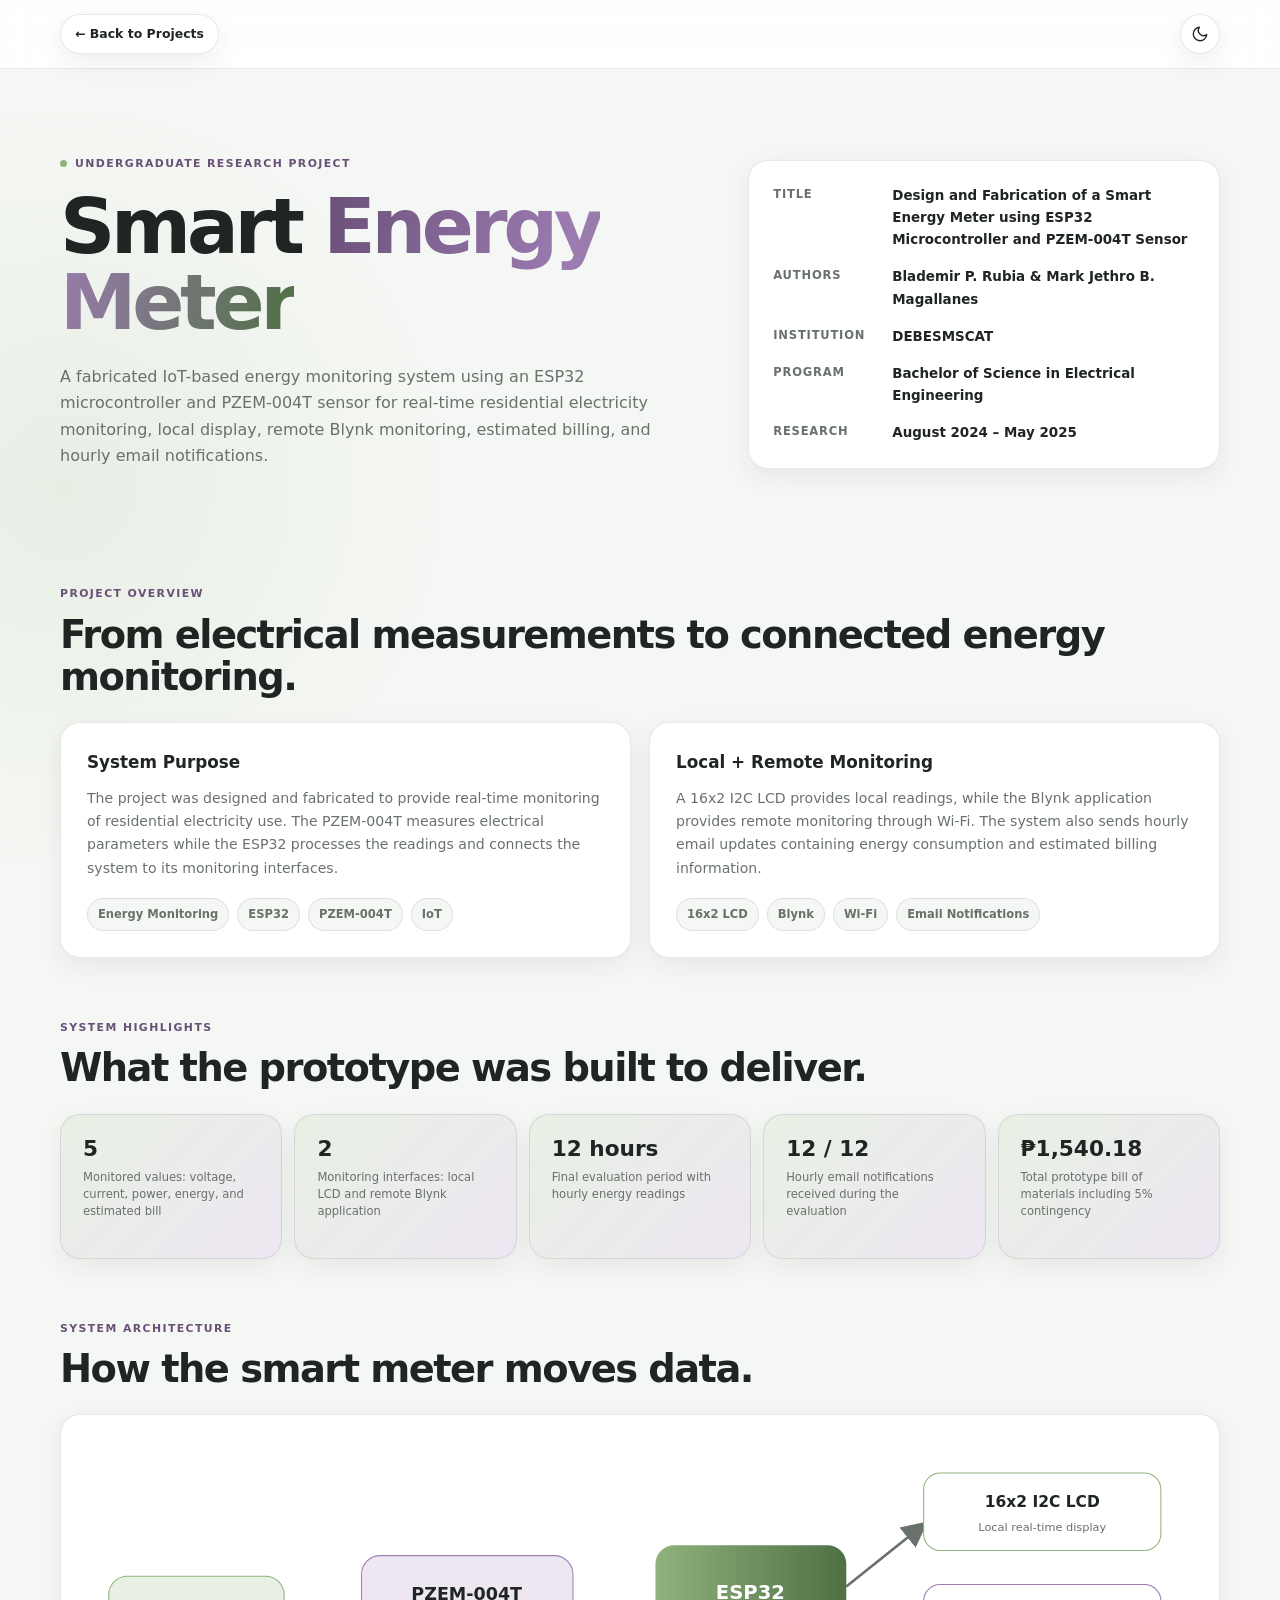
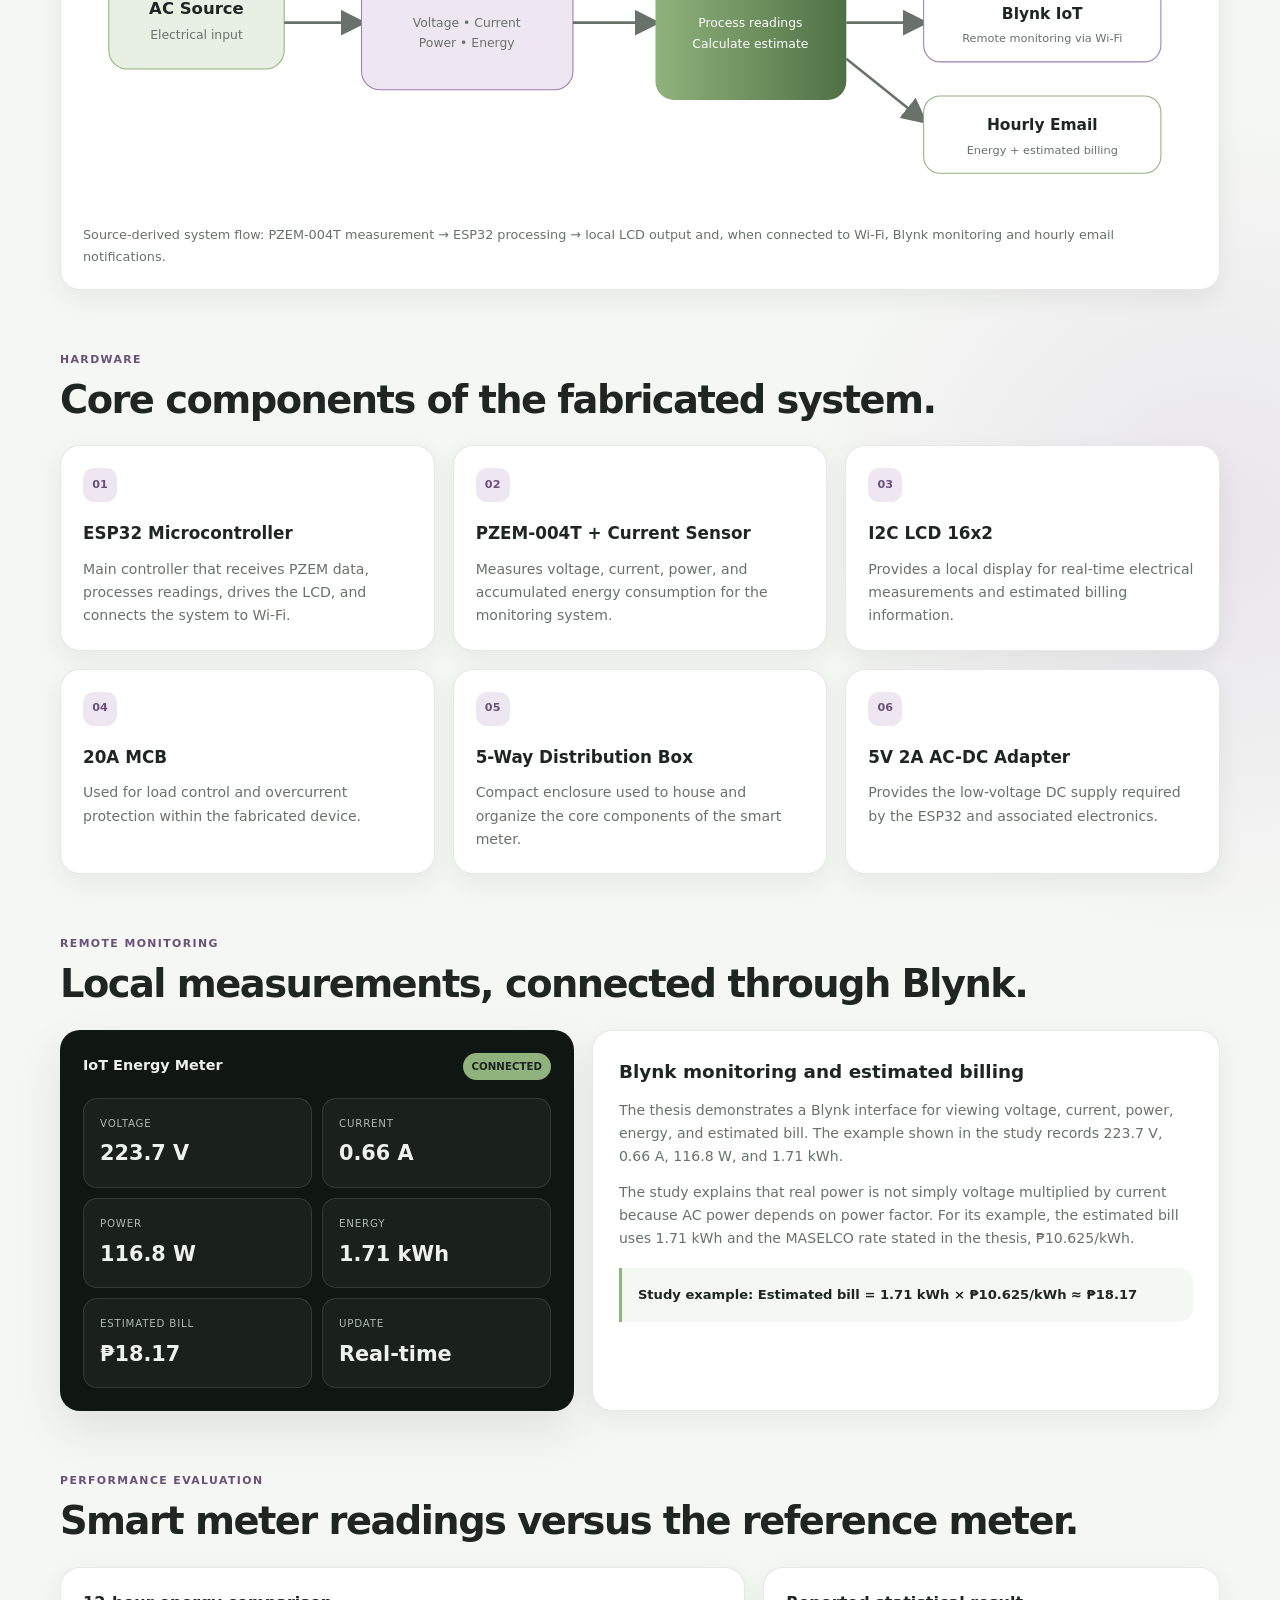
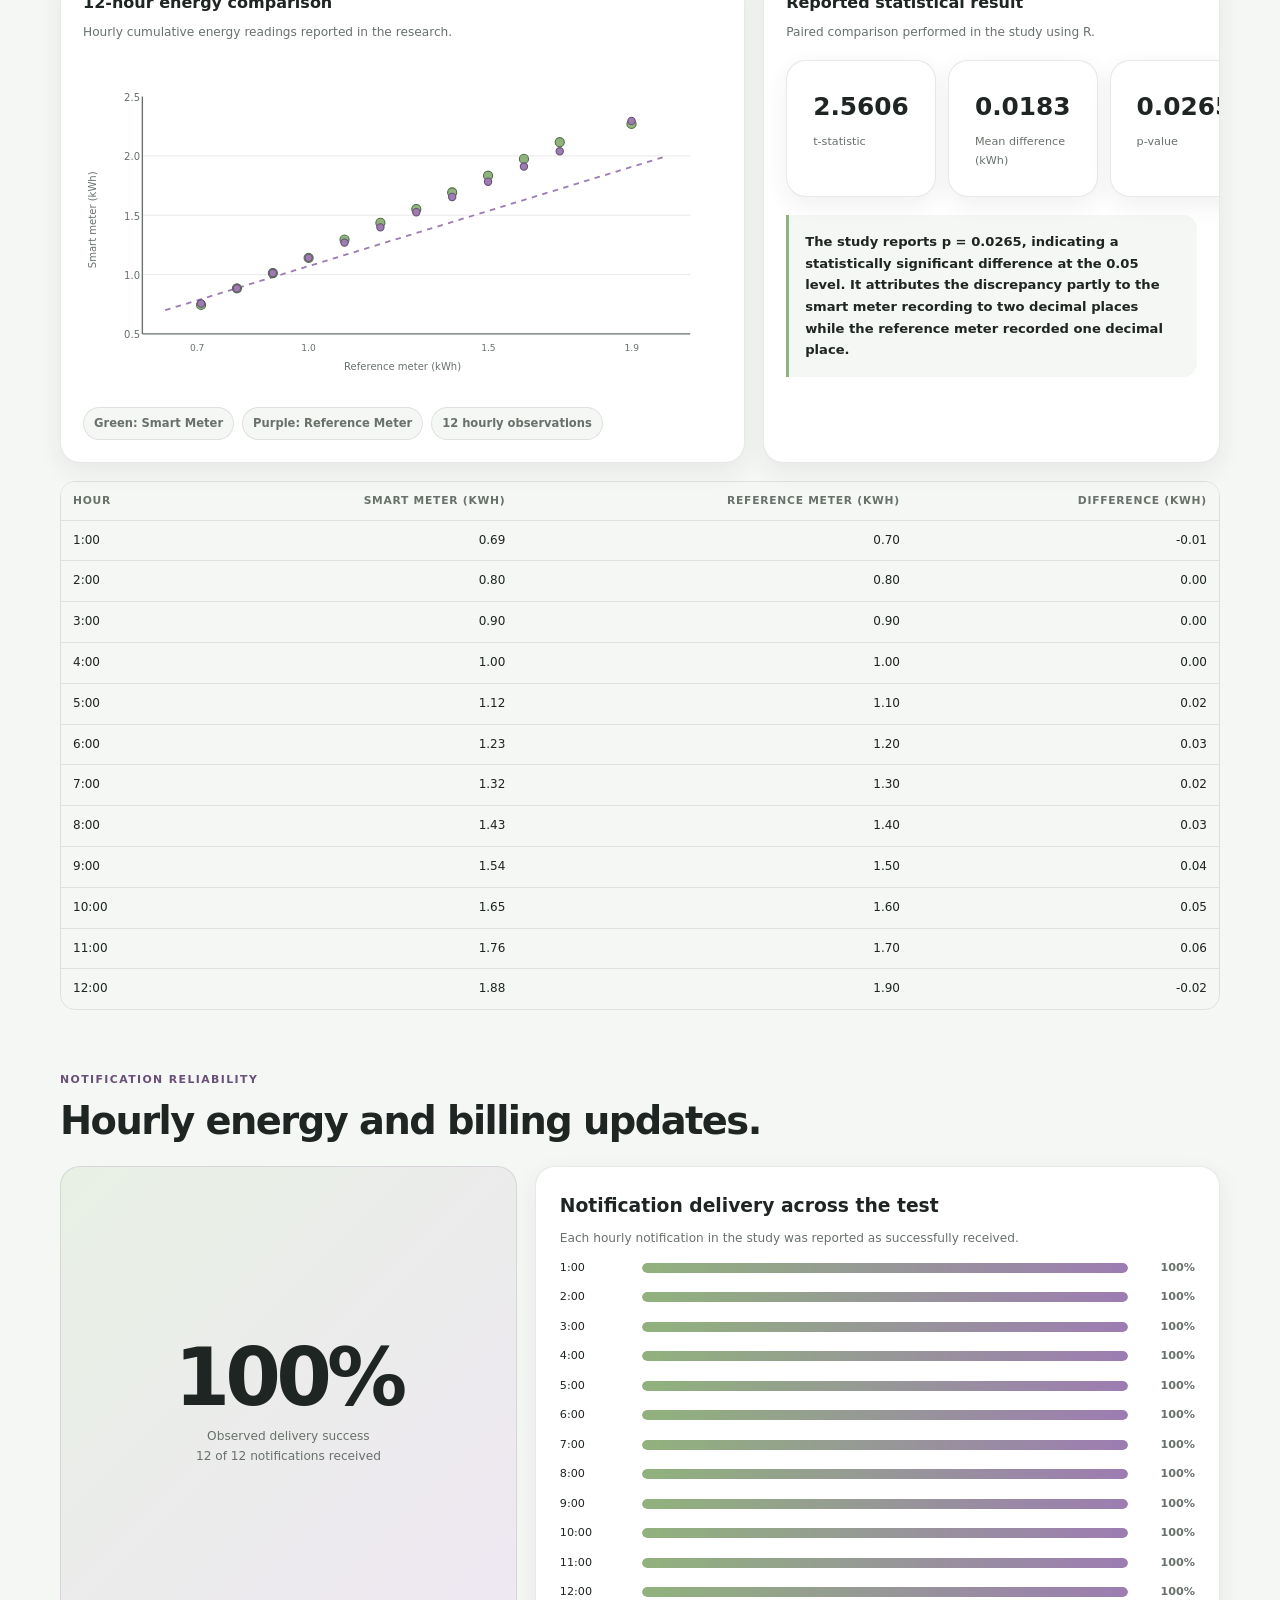
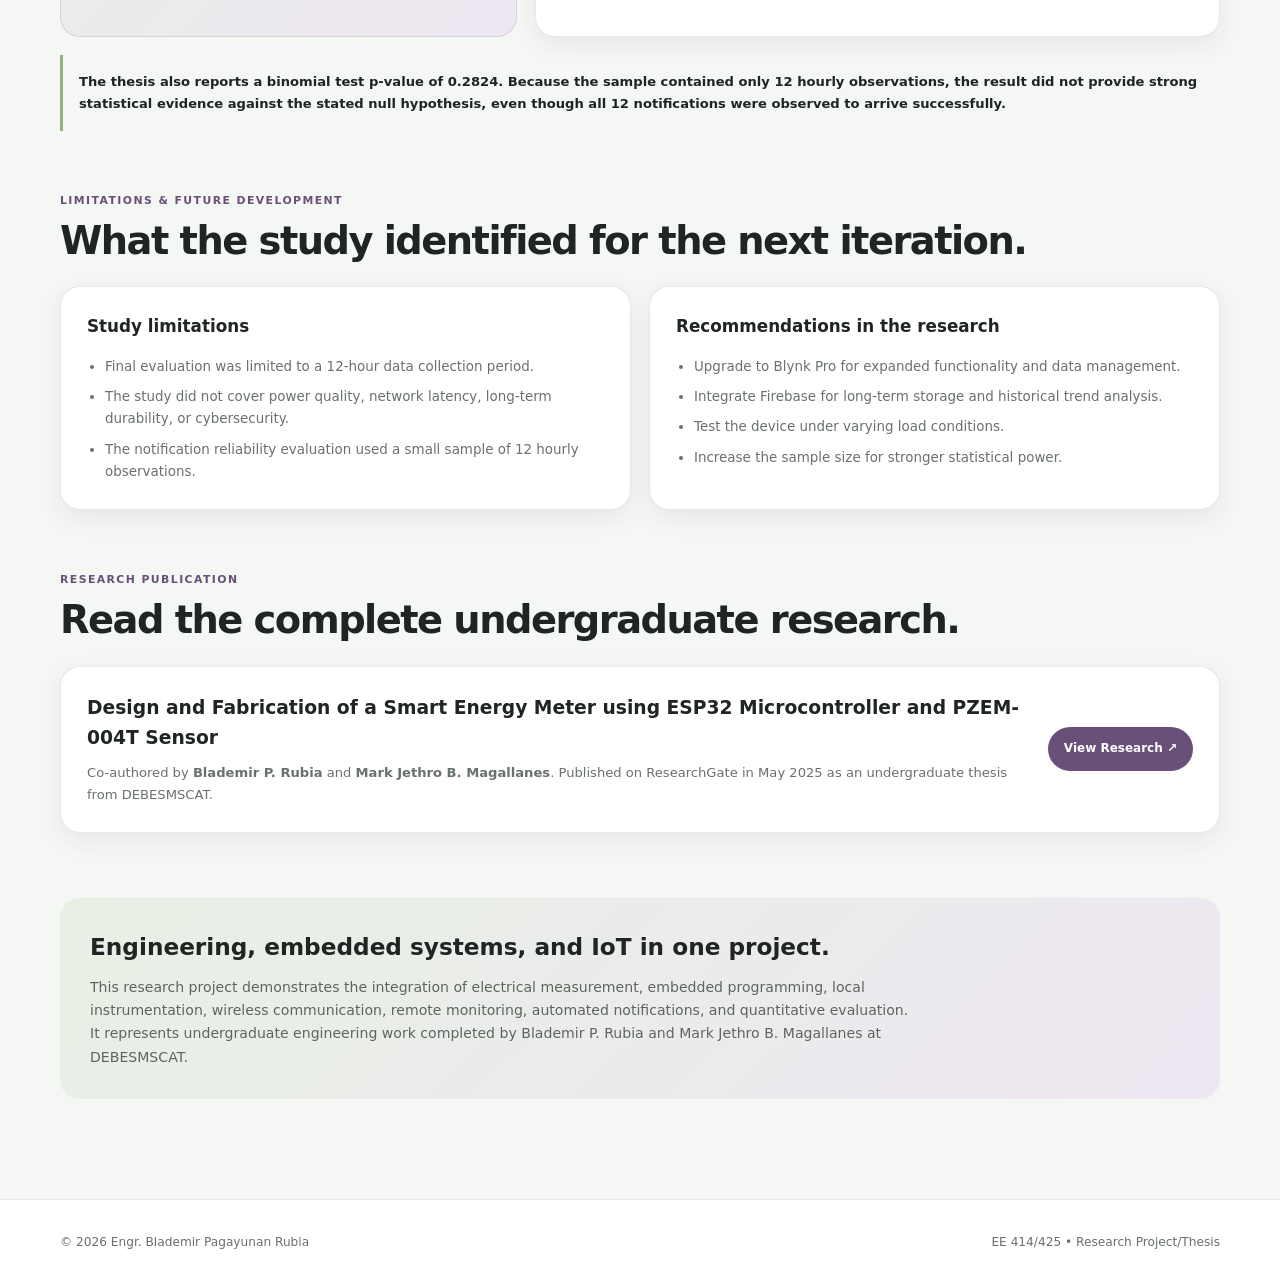
<file: projects/smart-energy-meter.html>
<!DOCTYPE html>
<html lang="en">
<head>
    <meta charset="UTF-8">
    <meta name="viewport" content="width=device-width, initial-scale=1.0">

    <meta name="description" content="Smart Energy Meter — an undergraduate research project by Engr. Blademir Pagayunan Rubia and Mark Jethro B. Magallanes using ESP32, PZEM-004T, LCD, and Blynk.">
    <meta name="author" content="Engr. Blademir Pagayunan Rubia and Mark Jethro B. Magallanes">
    <meta name="theme-color" content="#90b27c">

    <link rel="icon" href="/images/favicon.svg" type="image/svg+xml">
    <title>Smart Energy Meter | Engr. Blademir Pagayunan Rubia</title>

    <script>
        try {
            if (localStorage.getItem("blademirPortfolioTheme") === "dark") {
                document.documentElement.setAttribute("data-theme", "dark");
            }
        } catch (error) {
            // Ignore storage access errors and use the default theme.
        }
    </script>

    <style>
        :root {
            --ink: #1f2522;
            --muted: #69716b;
            --white: #ffffff;
            --surface: #f5f7f4;
            --border: rgba(31, 37, 34, 0.10);
            --green: #90b27c;
            --green-dark: #4f7044;
            --green-pale: #e8f0e4;
            --purple: #9d7cb2;
            --purple-dark: #695078;
            --purple-pale: #eee7f2;
            --shadow-sm: 0 8px 24px rgba(31, 37, 34, 0.07);
            --shadow-md: 0 18px 45px rgba(31, 37, 34, 0.10);
            --radius: 20px;
            --transition: 180ms ease;
        }

        :is(body.dark-mode, html[data-theme="dark"]) {
            --ink: #edf2ed;
            --muted: #b6c0b8;
            --white: #18201b;
            --surface: #111713;
            --border: rgba(237, 242, 237, 0.12);
            --green-pale: #1c2a1c;
            --purple-pale: #28202e;
        }

        * { box-sizing: border-box; }

        html { scroll-behavior: smooth; }

        body {
            margin: 0;
            color: var(--ink);
            background:
                radial-gradient(circle at 5% 8%, rgba(144, 178, 124, 0.13), transparent 24rem),
                radial-gradient(circle at 95% 35%, rgba(157, 124, 178, 0.14), transparent 26rem),
                var(--surface);
            font-family: Inter, ui-sans-serif, system-ui, -apple-system, BlinkMacSystemFont, "Segoe UI", sans-serif;
            line-height: 1.65;
        }

        a { color: inherit; }

        .topbar {
            position: sticky;
            top: 0;
            z-index: 10;
            border-bottom: 1px solid var(--border);
            background: color-mix(in srgb, var(--white) 88%, transparent);
            backdrop-filter: blur(14px);
        
            transition: transform 220ms ease;
            will-change: transform;
        }

        .topbar-inner {
            width: min(1160px, 92%);
            min-height: 68px;
            margin: 0 auto;
            display: flex;
            align-items: center;
            justify-content: space-between;
            gap: 20px;
        }

        .back-link,
        .theme-toggle {
            border: 1px solid var(--border);
            border-radius: 999px;
            background: var(--white);
            box-shadow: var(--shadow-sm);
            font-size: 0.78rem;
            font-weight: 800;
        }

        .back-link {
            padding: 9px 14px;
            text-decoration: none;
        }

        .back-link:hover { color: var(--purple-dark); }

        .theme-toggle {
            width: 40px;
            height: 40px;
            display: grid;
            place-items: center;
            padding: 0;
            color: var(--ink);
            cursor: pointer;
        }

        .theme-toggle svg {
            width: 18px;
            height: 18px;
            fill: none;
            stroke: currentColor;
            stroke-width: 1.8;
            stroke-linecap: round;
            stroke-linejoin: round;
        }

        main {
            width: min(1160px, 92%);
            margin: 0 auto;
            padding: 80px 0 100px;
        }

        .hero {
            display: grid;
            grid-template-columns: 1.15fr 0.85fr;
            gap: 50px;
            align-items: end;
            padding-bottom: 55px;
        }

        .eyebrow,
        .section-label {
            color: var(--purple-dark);
            font-size: 0.68rem;
            font-weight: 850;
            letter-spacing: 0.13em;
            text-transform: uppercase;
        }

        .eyebrow {
            display: inline-flex;
            align-items: center;
            gap: 8px;
        }

        .eyebrow-dot {
            width: 7px;
            height: 7px;
            border-radius: 50%;
            background: var(--green);
        }

        h1, h2, h3, p { margin: 0; }

        h1 {
            max-width: 850px;
            margin-top: 14px;
            font-size: clamp(2.8rem, 6vw, 5.4rem);
            line-height: 0.98;
            letter-spacing: -0.055em;
        }

        .title-accent {
            background: linear-gradient(100deg, var(--purple-dark), var(--purple), var(--green-dark));
            -webkit-background-clip: text;
            background-clip: text;
            color: transparent;
        }

        .intro {
            max-width: 740px;
            margin-top: 24px;
            color: var(--muted);
            font-size: 1rem;
        }

        .project-meta {
            padding: 24px;
            border: 1px solid var(--border);
            border-radius: var(--radius);
            background: var(--white);
            box-shadow: var(--shadow-sm);
        }

        .project-meta dl {
            margin: 0;
            display: grid;
            gap: 15px;
        }

        .project-meta div {
            display: grid;
            grid-template-columns: 105px 1fr;
            gap: 14px;
        }

        .project-meta dt {
            color: var(--muted);
            font-size: 0.72rem;
            font-weight: 800;
            text-transform: uppercase;
            letter-spacing: 0.07em;
        }

        .project-meta dd {
            margin: 0;
            font-size: 0.84rem;
            font-weight: 700;
        }

        .section {
            margin-top: 55px;
            scroll-margin-top: 92px;
        }

        .section-heading { margin-bottom: 24px; }

        .section-heading h2 {
            margin-top: 8px;
            font-size: clamp(1.8rem, 3vw, 2.6rem);
            line-height: 1.1;
            letter-spacing: -0.04em;
        }

        .overview-grid,
        .hardware-grid {
            display: grid;
            grid-template-columns: repeat(2, minmax(0, 1fr));
            gap: 18px;
        }

        .info-card,
        .hardware-card,
        .metric-card,
        .result-card,
        .research-card {
            padding: 26px;
            border: 1px solid var(--border);
            border-radius: var(--radius);
            background: var(--white);
            box-shadow: var(--shadow-sm);
        }

        .info-card h3,
        .hardware-card h3 { font-size: 1.05rem; }

        .info-card p,
        .hardware-card p {
            margin-top: 10px;
            color: var(--muted);
            font-size: 0.88rem;
        }

        .tag-row {
            display: flex;
            flex-wrap: wrap;
            gap: 8px;
            margin-top: 18px;
        }

        .tag-row span {
            padding: 6px 10px;
            border: 1px solid var(--border);
            border-radius: 999px;
            color: var(--muted);
            background: var(--surface);
            font-size: 0.72rem;
            font-weight: 750;
        }

        .highlight-grid {
            display: grid;
            grid-template-columns: repeat(5, minmax(0, 1fr));
            gap: 12px;
        }

        .metric-card {
            min-height: 145px;
            padding: 22px;
            background: linear-gradient(135deg, var(--green-pale), var(--purple-pale));
        }

        .metric-card strong {
            display: block;
            font-size: 1.35rem;
            line-height: 1.15;
        }

        .metric-card span {
            display: block;
            margin-top: 8px;
            color: var(--muted);
            font-size: 0.72rem;
            line-height: 1.45;
        }

        .architecture {
            padding: 22px;
            overflow-x: auto;
            border: 1px solid var(--border);
            border-radius: var(--radius);
            background: var(--white);
            box-shadow: var(--shadow-sm);
        }

        .architecture svg {
            display: block;
            width: 100%;
            height: auto;
        }

        .architecture-mobile {
            display: none;
        }

        .architecture-note {
            margin-top: 16px;
            color: var(--muted);
            font-size: 0.8rem;
        }

        .flow-node,
        .flow-output {
            border: 1px solid var(--border);
            border-radius: 16px;
            padding: 16px;
            text-align: center;
            background: var(--white);
            box-shadow: var(--shadow-sm);
        }

        .flow-node strong,
        .flow-output strong {
            display: block;
            font-size: 0.9rem;
        }

        .flow-node span,
        .flow-output span {
            display: block;
            margin-top: 5px;
            color: var(--muted);
            font-size: 0.72rem;
            line-height: 1.45;
        }

        .flow-input {
            background: var(--green-pale);
            border-color: var(--green);
        }

        .flow-sensor {
            background: var(--purple-pale);
            border-color: var(--purple);
        }

        .flow-controller {
            color: #ffffff;
            border-color: var(--green-dark);
            background: linear-gradient(135deg, var(--green), var(--green-dark));
        }

        .flow-controller span { color: rgba(255,255,255,0.86); }

        .flow-arrow {
            display: grid;
            place-items: center;
            height: 30px;
            color: var(--muted);
            font-size: 1.35rem;
            font-weight: 800;
        }

        .flow-outputs {
            display: grid;
            gap: 10px;
        }

        .hardware-grid { grid-template-columns: repeat(3, minmax(0, 1fr)); }

        .hardware-card {
            min-height: 190px;
            padding: 22px;
        }

        .hardware-index {
            display: inline-flex;
            width: 34px;
            height: 34px;
            align-items: center;
            justify-content: center;
            border-radius: 11px;
            color: var(--purple-dark);
            background: var(--purple-pale);
            font-size: 0.7rem;
            font-weight: 850;
        }

        .hardware-card h3 { margin-top: 18px; }

        .monitor-grid {
            display: grid;
            grid-template-columns: 0.9fr 1.1fr;
            gap: 18px;
            align-items: stretch;
        }

        .blynk-panel {
            padding: 22px;
            border: 1px solid var(--border);
            border-radius: var(--radius);
            background: #101612;
            color: #edf2ed;
            box-shadow: var(--shadow-md);
        }

        .blynk-top {
            display: flex;
            align-items: center;
            justify-content: space-between;
            gap: 12px;
            margin-bottom: 18px;
        }

        .blynk-top strong { font-size: 0.9rem; }

        .online {
            padding: 5px 9px;
            border-radius: 999px;
            color: #1f2522;
            background: var(--green);
            font-size: 0.64rem;
            font-weight: 850;
        }

        .blynk-grid {
            display: grid;
            grid-template-columns: repeat(2, 1fr);
            gap: 10px;
        }

        .blynk-value {
            padding: 16px;
            border: 1px solid rgba(237, 242, 237, 0.12);
            border-radius: 14px;
            background: rgba(255,255,255,0.045);
        }

        .blynk-value span {
            display: block;
            color: #aeb9b1;
            font-size: 0.64rem;
            text-transform: uppercase;
            letter-spacing: 0.08em;
        }

        .blynk-value strong {
            display: block;
            margin-top: 5px;
            font-size: 1.3rem;
        }

        .monitor-copy {
            padding: 26px;
            border: 1px solid var(--border);
            border-radius: var(--radius);
            background: var(--white);
            box-shadow: var(--shadow-sm);
        }

        .monitor-copy h3 { font-size: 1.15rem; }

        .monitor-copy p {
            margin-top: 12px;
            color: var(--muted);
            font-size: 0.88rem;
        }

        .formula {
            margin-top: 18px;
            padding: 16px;
            border-left: 3px solid var(--green);
            border-radius: 0 14px 14px 0;
            background: var(--surface);
            color: var(--ink);
            font-size: 0.82rem;
            font-weight: 750;
        }

        .results-grid {
            display: grid;
            grid-template-columns: 1.2fr 0.8fr;
            gap: 18px;
        }

        .chart-card {
            padding: 22px;
            overflow: hidden;
            border: 1px solid var(--border);
            border-radius: var(--radius);
            background: var(--white);
            box-shadow: var(--shadow-sm);
        }

        .chart-card h3 {
            font-size: 1rem;
        }

        .chart-card p {
            margin-top: 6px;
            color: var(--muted);
            font-size: 0.76rem;
        }

        .chart-card svg {
            display: block;
            width: 100%;
            height: auto;
            margin-top: 18px;
        }

        .table-wrap {
            margin-top: 18px;
            overflow-x: auto;
            border: 1px solid var(--border);
            border-radius: 15px;
        }

        table {
            width: 100%;
            border-collapse: collapse;
            min-width: 520px;
            font-size: 0.75rem;
        }

        th, td {
            padding: 10px 12px;
            border-bottom: 1px solid var(--border);
            text-align: right;
        }

        th:first-child, td:first-child { text-align: left; }

        th {
            color: var(--muted);
            background: var(--surface);
            font-size: 0.67rem;
            text-transform: uppercase;
            letter-spacing: 0.07em;
        }

        tr:last-child td { border-bottom: 0; }

        .stats-grid {
            display: grid;
            grid-template-columns: repeat(3, 1fr);
            gap: 12px;
            margin-top: 18px;
        }

        .result-card strong {
            display: block;
            font-size: 1.55rem;
        }

        .result-card span {
            display: block;
            margin-top: 5px;
            color: var(--muted);
            font-size: 0.7rem;
        }

        .reliability {
            display: grid;
            grid-template-columns: 0.8fr 1.2fr;
            gap: 18px;
        }

        .reliability-score {
            display: grid;
            place-items: center;
            min-height: 250px;
            padding: 25px;
            border: 1px solid var(--border);
            border-radius: var(--radius);
            background: linear-gradient(135deg, var(--green-pale), var(--purple-pale));
            text-align: center;
        }

        .reliability-score strong {
            display: block;
            font-size: clamp(3rem, 8vw, 5rem);
            line-height: 1;
            letter-spacing: -0.06em;
        }

        .reliability-score span {
            display: block;
            margin-top: 8px;
            color: var(--muted);
            font-size: 0.76rem;
        }

        .bar-chart {
            padding: 24px;
            border: 1px solid var(--border);
            border-radius: var(--radius);
            background: var(--white);
            box-shadow: var(--shadow-sm);
        }

        .bar {
            display: grid;
            grid-template-columns: 70px 1fr 55px;
            align-items: center;
            gap: 12px;
            margin: 11px 0;
            font-size: 0.7rem;
        }

        .bar-track {
            height: 10px;
            overflow: hidden;
            border-radius: 999px;
            background: var(--surface);
        }

        .bar-fill {
            width: 100%;
            height: 100%;
            border-radius: inherit;
            background: linear-gradient(90deg, var(--green), var(--purple));
        }

        .bar-value {
            color: var(--muted);
            text-align: right;
            font-weight: 800;
        }

        .limitations {
            display: grid;
            grid-template-columns: 1fr 1fr;
            gap: 18px;
        }

        .limitation-list {
            margin: 15px 0 0;
            padding-left: 18px;
            color: var(--muted);
            font-size: 0.84rem;
        }

        .limitation-list li + li { margin-top: 8px; }

        .research-card {
            display: flex;
            align-items: center;
            justify-content: space-between;
            gap: 25px;
            padding: 26px;
        }

        .research-card p {
            margin-top: 8px;
            color: var(--muted);
            font-size: 0.82rem;
        }

        .research-link {
            flex: 0 0 auto;
            padding: 12px 16px;
            border-radius: 999px;
            color: #fff;
            background: var(--purple-dark);
            font-size: 0.75rem;
            font-weight: 850;
            text-decoration: none;
        }

        .research-link:hover { background: var(--green-dark); }

        .closing {
            margin-top: 65px;
            padding: 30px;
            border-radius: var(--radius);
            color: #1f2522;
            background: linear-gradient(135deg, var(--green-pale), var(--purple-pale));
        }

        .closing h2 { font-size: 1.45rem; }

        .closing p {
            max-width: 820px;
            margin-top: 10px;
            color: #5d655f;
            font-size: 0.88rem;
        }

        footer {
            border-top: 1px solid var(--border);
            color: var(--muted);
            background: var(--white);
        }

        .footer-inner {
            width: min(1160px, 92%);
            min-height: 85px;
            margin: 0 auto;
            display: flex;
            align-items: center;
            justify-content: space-between;
            gap: 20px;
            font-size: 0.76rem;
        }

        :is(body.dark-mode, html[data-theme="dark"]) .topbar {
            background: rgba(24, 32, 27, 0.88);
        }

        :is(body.dark-mode, html[data-theme="dark"]) .info-card,
        :is(body.dark-mode, html[data-theme="dark"]) .hardware-card,
        :is(body.dark-mode, html[data-theme="dark"]) .metric-card,
        :is(body.dark-mode, html[data-theme="dark"]) .architecture,
        :is(body.dark-mode, html[data-theme="dark"]) .monitor-copy,
        :is(body.dark-mode, html[data-theme="dark"]) .chart-card,
        :is(body.dark-mode, html[data-theme="dark"]) .bar-chart,
        :is(body.dark-mode, html[data-theme="dark"]) .research-card,
        :is(body.dark-mode, html[data-theme="dark"]) .project-meta {
            background: var(--white);
        }

        @media (max-width: 1000px) {
            .hero,
            .monitor-grid,
            .results-grid,
            .reliability {
                grid-template-columns: 1fr;
            }

            .highlight-grid {
                grid-template-columns: repeat(3, 1fr);
            }

            .hardware-grid {
                grid-template-columns: repeat(2, 1fr);
            }
        }

        @media (max-width: 700px) {
            main {
                width: min(94%, 1160px);
                padding-top: 55px;
            }

            .topbar-inner {
                width: min(94%, 1160px);
            }

            h1 {
                font-size: clamp(2.7rem, 13vw, 4.2rem);
            }

            .overview-grid,
            .hardware-grid,
            .limitations,
            .highlight-grid {
                grid-template-columns: 1fr;
            }

            .research-card {
                display: block;
            }

            .research-link {
                display: inline-block;
                margin-top: 16px;
            }

            .project-meta div {
                grid-template-columns: 90px 1fr;
            }

            .stats-grid {
                grid-template-columns: 1fr;
            }

            .architecture {
                padding: 16px;
                overflow: hidden;
            }

            .architecture .desktop-architecture {
                display: none;
            }

            .architecture-mobile {
                display: block;
            }

            .architecture-note {
                font-size: 0.76rem;
                line-height: 1.55;
            }

            .bar {
                grid-template-columns: 48px minmax(0, 1fr) 48px;
                gap: 8px;
            }

            .footer-inner {
                min-height: 100px;
                flex-direction: column;
                justify-content: center;
            }
        }

        @media (max-width: 420px) {
            .topbar-inner {
                min-height: 62px;
                gap: 10px;
            }

            .back-link {
                padding: 8px 11px;
                font-size: 0.72rem;
            }

            .theme-toggle {
                width: 38px;
                height: 38px;
            }

            main {
                width: min(92%, 1160px);
                padding-top: 42px;
                padding-bottom: 70px;
            }

            .section {
                margin-top: 44px;
                scroll-margin-top: 78px;
            }

            .info-card,
            .hardware-card,
            .metric-card,
            .chart-card,
            .bar-chart,
            .monitor-copy,
            .research-card {
                padding: 20px;
            }

            .project-meta {
                padding: 20px;
            }

            .project-meta div {
                grid-template-columns: 1fr;
                gap: 4px;
            }

            .metric-card {
                min-height: auto;
            }

            .blynk-grid {
                grid-template-columns: 1fr;
            }

            .result-card strong {
                font-size: 1.35rem;
            }
        }

        a:focus-visible,
        button:focus-visible {
            outline: 3px solid var(--purple);
            outline-offset: 3px;
        }

        @media (prefers-reduced-motion: reduce) {
            html { scroll-behavior: auto; }
        }
    
        .topbar.header-hidden { transform: translateY(-100%); }

        @media (prefers-reduced-motion: reduce) {
            .topbar { transition: none; }
        }
</style>
</head>

<body>
    <header class="topbar">
        <div class="topbar-inner">
            <a class="back-link" href="../index.html#projects">← Back to Projects</a>
            <button type="button" class="theme-toggle" id="theme-toggle" aria-label="Switch to dark mode" title="Switch to dark mode">
                <svg id="theme-icon" viewBox="0 0 24 24" aria-hidden="true">
                    <path d="M21 12.79A9 9 0 1 1 11.21 3 7 7 0 0 0 21 12.79z"></path>
                </svg>
            </button>
        </div>
    </header>

    <main>
        <section class="hero">
            <div>
                <span class="eyebrow"><span class="eyebrow-dot"></span> Undergraduate Research Project</span>
                <h1>Smart <span class="title-accent">Energy Meter</span></h1>
                <p class="intro">
                    A fabricated IoT-based energy monitoring system using an ESP32
                    microcontroller and PZEM-004T sensor for real-time residential
                    electricity monitoring, local display, remote Blynk monitoring,
                    estimated billing, and hourly email notifications.
                </p>
            </div>

            <aside class="project-meta" aria-label="Project information">
                <dl>
                    <div><dt>Title</dt><dd>Design and Fabrication of a Smart Energy Meter using ESP32 Microcontroller and PZEM-004T Sensor</dd></div>
                    <div><dt>Authors</dt><dd>Blademir P. Rubia &amp; Mark Jethro B. Magallanes</dd></div>
                    <div><dt>Institution</dt><dd>DEBESMSCAT</dd></div>
                    <div><dt>Program</dt><dd>Bachelor of Science in Electrical Engineering</dd></div>
                    <div><dt>Research</dt><dd>August 2024 – May 2025</dd></div>
                </dl>
            </aside>
        </section>

        <section class="section">
            <div class="section-heading">
                <span class="section-label">PROJECT OVERVIEW</span>
                <h2>From electrical measurements to connected energy monitoring.</h2>
            </div>

            <div class="overview-grid">
                <article class="info-card">
                    <h3>System Purpose</h3>
                    <p>
                        The project was designed and fabricated to provide real-time
                        monitoring of residential electricity use. The PZEM-004T
                        measures electrical parameters while the ESP32 processes the
                        readings and connects the system to its monitoring interfaces.
                    </p>
                    <div class="tag-row">
                        <span>Energy Monitoring</span>
                        <span>ESP32</span>
                        <span>PZEM-004T</span>
                        <span>IoT</span>
                    </div>
                </article>

                <article class="info-card">
                    <h3>Local + Remote Monitoring</h3>
                    <p>
                        A 16x2 I2C LCD provides local readings, while the Blynk
                        application provides remote monitoring through Wi-Fi. The
                        system also sends hourly email updates containing energy
                        consumption and estimated billing information.
                    </p>
                    <div class="tag-row">
                        <span>16x2 LCD</span>
                        <span>Blynk</span>
                        <span>Wi-Fi</span>
                        <span>Email Notifications</span>
                    </div>
                </article>
            </div>
        </section>

        <section class="section">
            <div class="section-heading">
                <span class="section-label">SYSTEM HIGHLIGHTS</span>
                <h2>What the prototype was built to deliver.</h2>
            </div>

            <div class="highlight-grid">
                <div class="metric-card"><strong>5</strong><span>Monitored values: voltage, current, power, energy, and estimated bill</span></div>
                <div class="metric-card"><strong>2</strong><span>Monitoring interfaces: local LCD and remote Blynk application</span></div>
                <div class="metric-card"><strong>12 hours</strong><span>Final evaluation period with hourly energy readings</span></div>
                <div class="metric-card"><strong>12 / 12</strong><span>Hourly email notifications received during the evaluation</span></div>
                <div class="metric-card"><strong>₱1,540.18</strong><span>Total prototype bill of materials including 5% contingency</span></div>
            </div>
        </section>

        <section class="section">
            <div class="section-heading">
                <span class="section-label">SYSTEM ARCHITECTURE</span>
                <h2>How the smart meter moves data.</h2>
            </div>

            <div class="architecture">
                <svg class="desktop-architecture" viewBox="0 0 1080 360" role="img" aria-label="System architecture showing AC source to PZEM-004T to ESP32, then local LCD, Blynk application, and hourly email notifications.">
                    <defs>
                        <linearGradient id="flowGreen" x1="0" x2="1">
                            <stop offset="0" stop-color="#90b27c"/>
                            <stop offset="1" stop-color="#4f7044"/>
                        </linearGradient>
                        <linearGradient id="flowPurple" x1="0" x2="1">
                            <stop offset="0" stop-color="#9d7cb2"/>
                            <stop offset="1" stop-color="#695078"/>
                        </linearGradient>
                        <marker id="arrow" markerWidth="10" markerHeight="10" refX="8" refY="5" orient="auto">
                            <path d="M0 0L10 5L0 10Z" fill="#69716b"/>
                        </marker>
                    </defs>

                    <rect x="25" y="135" width="170" height="90" rx="18" fill="#e8f0e4" stroke="#90b27c"/>
                    <text x="110" y="172" text-anchor="middle" font-size="16" font-weight="800" fill="#1f2522">AC Source</text>
                    <text x="110" y="196" text-anchor="middle" font-size="12" fill="#69716b">Electrical input</text>

                    <line x1="195" y1="180" x2="270" y2="180" stroke="#69716b" stroke-width="2.5" marker-end="url(#arrow)"/>

                    <rect x="270" y="115" width="205" height="130" rx="18" fill="#eee7f2" stroke="#9d7cb2"/>
                    <text x="372" y="158" text-anchor="middle" font-size="17" font-weight="850" fill="#1f2522">PZEM-004T</text>
                    <text x="372" y="184" text-anchor="middle" font-size="12" fill="#69716b">Voltage • Current</text>
                    <text x="372" y="204" text-anchor="middle" font-size="12" fill="#69716b">Power • Energy</text>

                    <line x1="475" y1="180" x2="555" y2="180" stroke="#69716b" stroke-width="2.5" marker-end="url(#arrow)"/>

                    <rect x="555" y="105" width="185" height="150" rx="18" fill="url(#flowGreen)" />
                    <text x="647" y="157" text-anchor="middle" font-size="19" font-weight="900" fill="#ffffff">ESP32</text>
                    <text x="647" y="184" text-anchor="middle" font-size="12" fill="#ffffff">Process readings</text>
                    <text x="647" y="205" text-anchor="middle" font-size="12" fill="#ffffff">Calculate estimate</text>

                    <line x1="740" y1="145" x2="815" y2="85" stroke="#69716b" stroke-width="2.5" marker-end="url(#arrow)"/>
                    <line x1="740" y1="180" x2="815" y2="180" stroke="#69716b" stroke-width="2.5" marker-end="url(#arrow)"/>
                    <line x1="740" y1="215" x2="815" y2="275" stroke="#69716b" stroke-width="2.5" marker-end="url(#arrow)"/>

                    <rect x="815" y="35" width="230" height="75" rx="16" fill="#ffffff" stroke="#90b27c"/>
                    <text x="930" y="68" text-anchor="middle" font-size="15" font-weight="850" fill="#1f2522">16x2 I2C LCD</text>
                    <text x="930" y="91" text-anchor="middle" font-size="11" fill="#69716b">Local real-time display</text>

                    <rect x="815" y="143" width="230" height="75" rx="16" fill="#ffffff" stroke="#9d7cb2"/>
                    <text x="930" y="176" text-anchor="middle" font-size="15" font-weight="850" fill="#1f2522">Blynk IoT</text>
                    <text x="930" y="199" text-anchor="middle" font-size="11" fill="#69716b">Remote monitoring via Wi-Fi</text>

                    <rect x="815" y="251" width="230" height="75" rx="16" fill="#ffffff" stroke="#90b27c"/>
                    <text x="930" y="284" text-anchor="middle" font-size="15" font-weight="850" fill="#1f2522">Hourly Email</text>
                    <text x="930" y="307" text-anchor="middle" font-size="11" fill="#69716b">Energy + estimated billing</text>
                </svg>

                <div class="architecture-mobile" aria-label="Responsive system architecture">
                    <div class="flow-node flow-input">
                        <strong>AC Source</strong>
                        <span>Electrical input</span>
                    </div>
                    <div class="flow-arrow" aria-hidden="true">↓</div>
                    <div class="flow-node flow-sensor">
                        <strong>PZEM-004T</strong>
                        <span>Voltage • Current • Power • Energy</span>
                    </div>
                    <div class="flow-arrow" aria-hidden="true">↓</div>
                    <div class="flow-node flow-controller">
                        <strong>ESP32</strong>
                        <span>Process readings and calculate estimate</span>
                    </div>
                    <div class="flow-arrow" aria-hidden="true">↓</div>
                    <div class="flow-outputs">
                        <div class="flow-output">
                            <strong>16x2 I2C LCD</strong>
                            <span>Local real-time display</span>
                        </div>
                        <div class="flow-output">
                            <strong>Blynk IoT</strong>
                            <span>Remote monitoring via Wi-Fi</span>
                        </div>
                        <div class="flow-output">
                            <strong>Hourly Email</strong>
                            <span>Energy + estimated billing</span>
                        </div>
                    </div>
                </div>

                <p class="architecture-note">
                    Source-derived system flow: PZEM-004T measurement → ESP32 processing →
                    local LCD output and, when connected to Wi-Fi, Blynk monitoring and hourly
                    email notifications.
                </p>
            </div>
        </section>

        <section class="section">
            <div class="section-heading">
                <span class="section-label">HARDWARE</span>
                <h2>Core components of the fabricated system.</h2>
            </div>

            <div class="hardware-grid">
                <article class="hardware-card"><span class="hardware-index">01</span><h3>ESP32 Microcontroller</h3><p>Main controller that receives PZEM data, processes readings, drives the LCD, and connects the system to Wi-Fi.</p></article>
                <article class="hardware-card"><span class="hardware-index">02</span><h3>PZEM-004T + Current Sensor</h3><p>Measures voltage, current, power, and accumulated energy consumption for the monitoring system.</p></article>
                <article class="hardware-card"><span class="hardware-index">03</span><h3>I2C LCD 16x2</h3><p>Provides a local display for real-time electrical measurements and estimated billing information.</p></article>
                <article class="hardware-card"><span class="hardware-index">04</span><h3>20A MCB</h3><p>Used for load control and overcurrent protection within the fabricated device.</p></article>
                <article class="hardware-card"><span class="hardware-index">05</span><h3>5-Way Distribution Box</h3><p>Compact enclosure used to house and organize the core components of the smart meter.</p></article>
                <article class="hardware-card"><span class="hardware-index">06</span><h3>5V 2A AC-DC Adapter</h3><p>Provides the low-voltage DC supply required by the ESP32 and associated electronics.</p></article>
            </div>
        </section>

        <section class="section">
            <div class="section-heading">
                <span class="section-label">REMOTE MONITORING</span>
                <h2>Local measurements, connected through Blynk.</h2>
            </div>

            <div class="monitor-grid">
                <div class="blynk-panel" aria-label="Recreated Blynk interface based on a study example">
                    <div class="blynk-top">
                        <strong>IoT Energy Meter</strong>
                        <span class="online">CONNECTED</span>
                    </div>
                    <div class="blynk-grid">
                        <div class="blynk-value"><span>Voltage</span><strong>223.7 V</strong></div>
                        <div class="blynk-value"><span>Current</span><strong>0.66 A</strong></div>
                        <div class="blynk-value"><span>Power</span><strong>116.8 W</strong></div>
                        <div class="blynk-value"><span>Energy</span><strong>1.71 kWh</strong></div>
                        <div class="blynk-value"><span>Estimated Bill</span><strong>₱18.17</strong></div>
                        <div class="blynk-value"><span>Update</span><strong>Real-time</strong></div>
                    </div>
                </div>

                <article class="monitor-copy">
                    <h3>Blynk monitoring and estimated billing</h3>
                    <p>
                        The thesis demonstrates a Blynk interface for viewing voltage,
                        current, power, energy, and estimated bill. The example shown
                        in the study records 223.7 V, 0.66 A, 116.8 W, and 1.71 kWh.
                    </p>
                    <p>
                        The study explains that real power is not simply voltage multiplied
                        by current because AC power depends on power factor. For its example,
                        the estimated bill uses 1.71 kWh and the MASELCO rate stated in the
                        thesis, ₱10.625/kWh.
                    </p>
                    <div class="formula">
                        Study example: Estimated bill = 1.71 kWh × ₱10.625/kWh ≈ ₱18.17
                    </div>
                </article>
            </div>
        </section>

        <section class="section">
            <div class="section-heading">
                <span class="section-label">PERFORMANCE EVALUATION</span>
                <h2>Smart meter readings versus the reference meter.</h2>
            </div>

            <div class="results-grid">
                <article class="chart-card">
                    <h3>12-hour energy comparison</h3>
                    <p>Hourly cumulative energy readings reported in the research.</p>

                    <svg viewBox="0 0 700 360" role="img" aria-label="Scatter comparison of smart meter and reference meter energy readings over 12 hours.">
                        <line x1="65" y1="300" x2="665" y2="300" stroke="#69716b" stroke-width="1.5"/>
                        <line x1="65" y1="40" x2="65" y2="300" stroke="#69716b" stroke-width="1.5"/>
                        <line x1="65" y1="235" x2="665" y2="235" stroke="rgba(105,113,107,0.18)"/>
                        <line x1="65" y1="170" x2="665" y2="170" stroke="rgba(105,113,107,0.18)"/>
                        <line x1="65" y1="105" x2="665" y2="105" stroke="rgba(105,113,107,0.18)"/>
                        <text x="45" y="305" font-size="11" fill="#69716b">0.5</text>
                        <text x="45" y="240" font-size="11" fill="#69716b">1.0</text>
                        <text x="45" y="175" font-size="11" fill="#69716b">1.5</text>
                        <text x="45" y="110" font-size="11" fill="#69716b">2.0</text>
                        <text x="45" y="45" font-size="11" fill="#69716b">2.5</text>
                        <text x="350" y="340" text-anchor="middle" font-size="11" fill="#69716b">Reference meter (kWh)</text>
                        <text x="14" y="175" transform="rotate(-90 14 175)" text-anchor="middle" font-size="11" fill="#69716b">Smart meter (kWh)</text>

                        <line x1="90" y1="274" x2="640" y2="105" stroke="#9d7cb2" stroke-width="2" stroke-dasharray="6 6"/>

                        <text x="125" y="319" text-anchor="middle" font-size="10" fill="#69716b">0.7</text>
                        <text x="247" y="319" text-anchor="middle" font-size="10" fill="#69716b">1.0</text>
                        <text x="444" y="319" text-anchor="middle" font-size="10" fill="#69716b">1.5</text>
                        <text x="601" y="319" text-anchor="middle" font-size="10" fill="#69716b">1.9</text>

                        <g fill="#90b27c" stroke="#4f7044" stroke-width="1.2">
                            <circle cx="129.3" cy="268.3" r="5"/><circle cx="168.6" cy="250.0" r="5"/>
                            <circle cx="207.9" cy="233.3" r="5"/><circle cx="247.1" cy="216.7" r="5"/>
                            <circle cx="286.4" cy="196.7" r="5"/><circle cx="325.7" cy="178.3" r="5"/>
                            <circle cx="365.0" cy="163.3" r="5"/><circle cx="404.3" cy="145.0" r="5"/>
                            <circle cx="443.6" cy="126.7" r="5"/><circle cx="482.9" cy="108.3" r="5"/>
                            <circle cx="522.1" cy="90.0" r="5"/><circle cx="600.7" cy="70.0" r="5"/>
                        </g>

                        <g fill="#9d7cb2" stroke="#695078" stroke-width="1.2">
                            <circle cx="129.3" cy="266.7" r="4"/><circle cx="168.6" cy="250.0" r="4"/>
                            <circle cx="207.9" cy="233.3" r="4"/><circle cx="247.1" cy="216.7" r="4"/>
                            <circle cx="286.4" cy="200.0" r="4"/><circle cx="325.7" cy="183.3" r="4"/>
                            <circle cx="365.0" cy="166.7" r="4"/><circle cx="404.3" cy="150.0" r="4"/>
                            <circle cx="443.6" cy="133.3" r="4"/><circle cx="482.9" cy="116.7" r="4"/>
                            <circle cx="522.1" cy="100.0" r="4"/><circle cx="600.7" cy="66.7" r="4"/>
                        </g>
                    </svg>

                    <div class="tag-row">
                        <span>Green: Smart Meter</span>
                        <span>Purple: Reference Meter</span>
                        <span>12 hourly observations</span>
                    </div>
                </article>

                <article class="chart-card">
                    <h3>Reported statistical result</h3>
                    <p>Paired comparison performed in the study using R.</p>

                    <div class="stats-grid">
                        <div class="result-card"><strong>2.5606</strong><span>t-statistic</span></div>
                        <div class="result-card"><strong>0.0183</strong><span>Mean difference (kWh)</span></div>
                        <div class="result-card"><strong>0.0265</strong><span>p-value</span></div>
                    </div>

                    <div class="formula">
                        The study reports p = 0.0265, indicating a statistically significant
                        difference at the 0.05 level. It attributes the discrepancy partly to
                        the smart meter recording to two decimal places while the reference
                        meter recorded one decimal place.
                    </div>
                </article>
            </div>

            <div class="table-wrap">
                <table>
                    <thead>
                        <tr><th>Hour</th><th>Smart Meter (kWh)</th><th>Reference Meter (kWh)</th><th>Difference (kWh)</th></tr>
                    </thead>
                    <tbody>
                        <tr><td>1:00</td><td>0.69</td><td>0.70</td><td>-0.01</td></tr>
                        <tr><td>2:00</td><td>0.80</td><td>0.80</td><td>0.00</td></tr>
                        <tr><td>3:00</td><td>0.90</td><td>0.90</td><td>0.00</td></tr>
                        <tr><td>4:00</td><td>1.00</td><td>1.00</td><td>0.00</td></tr>
                        <tr><td>5:00</td><td>1.12</td><td>1.10</td><td>0.02</td></tr>
                        <tr><td>6:00</td><td>1.23</td><td>1.20</td><td>0.03</td></tr>
                        <tr><td>7:00</td><td>1.32</td><td>1.30</td><td>0.02</td></tr>
                        <tr><td>8:00</td><td>1.43</td><td>1.40</td><td>0.03</td></tr>
                        <tr><td>9:00</td><td>1.54</td><td>1.50</td><td>0.04</td></tr>
                        <tr><td>10:00</td><td>1.65</td><td>1.60</td><td>0.05</td></tr>
                        <tr><td>11:00</td><td>1.76</td><td>1.70</td><td>0.06</td></tr>
                        <tr><td>12:00</td><td>1.88</td><td>1.90</td><td>-0.02</td></tr>
                    </tbody>
                </table>
            </div>
        </section>

        <section class="section">
            <div class="section-heading">
                <span class="section-label">NOTIFICATION RELIABILITY</span>
                <h2>Hourly energy and billing updates.</h2>
            </div>

            <div class="reliability">
                <div class="reliability-score">
                    <div>
                        <strong>100%</strong>
                        <span>Observed delivery success<br>12 of 12 notifications received</span>
                    </div>
                </div>

                <div class="bar-chart">
                    <h3>Notification delivery across the test</h3>
                    <p style="margin-top:6px;color:var(--muted);font-size:.76rem;">
                        Each hourly notification in the study was reported as successfully received.
                    </p>
                    <div class="bar"><span>1:00</span><div class="bar-track"><div class="bar-fill"></div></div><span class="bar-value">100%</span></div>
                    <div class="bar"><span>2:00</span><div class="bar-track"><div class="bar-fill"></div></div><span class="bar-value">100%</span></div>
                    <div class="bar"><span>3:00</span><div class="bar-track"><div class="bar-fill"></div></div><span class="bar-value">100%</span></div>
                    <div class="bar"><span>4:00</span><div class="bar-track"><div class="bar-fill"></div></div><span class="bar-value">100%</span></div>
                    <div class="bar"><span>5:00</span><div class="bar-track"><div class="bar-fill"></div></div><span class="bar-value">100%</span></div>
                    <div class="bar"><span>6:00</span><div class="bar-track"><div class="bar-fill"></div></div><span class="bar-value">100%</span></div>
                    <div class="bar"><span>7:00</span><div class="bar-track"><div class="bar-fill"></div></div><span class="bar-value">100%</span></div>
                    <div class="bar"><span>8:00</span><div class="bar-track"><div class="bar-fill"></div></div><span class="bar-value">100%</span></div>
                    <div class="bar"><span>9:00</span><div class="bar-track"><div class="bar-fill"></div></div><span class="bar-value">100%</span></div>
                    <div class="bar"><span>10:00</span><div class="bar-track"><div class="bar-fill"></div></div><span class="bar-value">100%</span></div>
                    <div class="bar"><span>11:00</span><div class="bar-track"><div class="bar-fill"></div></div><span class="bar-value">100%</span></div>
                    <div class="bar"><span>12:00</span><div class="bar-track"><div class="bar-fill"></div></div><span class="bar-value">100%</span></div>
                </div>
            </div>

            <div class="formula">
                The thesis also reports a binomial test p-value of 0.2824. Because the sample
                contained only 12 hourly observations, the result did not provide strong
                statistical evidence against the stated null hypothesis, even though all
                12 notifications were observed to arrive successfully.
            </div>
        </section>

        <section class="section">
            <div class="section-heading">
                <span class="section-label">LIMITATIONS &amp; FUTURE DEVELOPMENT</span>
                <h2>What the study identified for the next iteration.</h2>
            </div>

            <div class="limitations">
                <article class="info-card">
                    <h3>Study limitations</h3>
                    <ul class="limitation-list">
                        <li>Final evaluation was limited to a 12-hour data collection period.</li>
                        <li>The study did not cover power quality, network latency, long-term durability, or cybersecurity.</li>
                        <li>The notification reliability evaluation used a small sample of 12 hourly observations.</li>
                    </ul>
                </article>

                <article class="info-card">
                    <h3>Recommendations in the research</h3>
                    <ul class="limitation-list">
                        <li>Upgrade to Blynk Pro for expanded functionality and data management.</li>
                        <li>Integrate Firebase for long-term storage and historical trend analysis.</li>
                        <li>Test the device under varying load conditions.</li>
                        <li>Increase the sample size for stronger statistical power.</li>
                    </ul>
                </article>
            </div>
        </section>

        <section class="section">
            <div class="section-heading">
                <span class="section-label">RESEARCH PUBLICATION</span>
                <h2>Read the complete undergraduate research.</h2>
            </div>

            <div class="research-card">
                <div>
                    <h3>Design and Fabrication of a Smart Energy Meter using ESP32 Microcontroller and PZEM-004T Sensor</h3>
                    <p>
                        Co-authored by <strong>Blademir P. Rubia</strong> and
                        <strong>Mark Jethro B. Magallanes</strong>. Published on ResearchGate
                        in May 2025 as an undergraduate thesis from DEBESMSCAT.
                    </p>
                </div>
                <a class="research-link" href="https://www.researchgate.net/publication/395380070_DESIGN_AND_FABRICATION_OF_A_SMART_ENERGY_METER_USING_ESP32_MICROCONTROLLER_AND_PZEM-004T_SENSOR" target="_blank" rel="noopener noreferrer">View Research ↗</a>
            </div>
        </section>

        <section class="closing">
            <h2>Engineering, embedded systems, and IoT in one project.</h2>
            <p>
                This research project demonstrates the integration of electrical
                measurement, embedded programming, local instrumentation, wireless
                communication, remote monitoring, automated notifications, and
                quantitative evaluation. It represents undergraduate engineering work
                completed by Blademir P. Rubia and Mark Jethro B. Magallanes at DEBESMSCAT.
            </p>
        </section>
    </main>

    <footer>
        <div class="footer-inner">
            <span>© 2026 Engr. Blademir Pagayunan Rubia</span>
            <span>EE 414/425 • Research Project/Thesis</span>
        </div>
    </footer>


<script>
        const themeToggle = document.getElementById("theme-toggle");
        const themeIcon = document.getElementById("theme-icon");
        const THEME_KEY = "blademirPortfolioTheme";
        const themeColorMeta = document.querySelector('meta[name="theme-color"]');

        function renderThemeIcon(isDark) {
            if (!themeIcon || !themeToggle) return;

            themeIcon.innerHTML = isDark
                ? `
                    <circle cx="12" cy="12" r="4"></circle>
                    <path d="M12 2v2M12 20v2M4.93 4.93l1.41 1.41M17.66 17.66l1.41 1.41M2 12h2M20 12h2M4.93 19.07l1.41-1.41M17.66 6.34l1.41-1.41"></path>
                `
                : `
                    <path d="M21 12.79A9 9 0 1 1 11.21 3 7 7 0 0 0 21 12.79z"></path>
                `;

            themeToggle.setAttribute("aria-label", isDark ? "Switch to light mode" : "Switch to dark mode");
            themeToggle.setAttribute("title", isDark ? "Switch to light mode" : "Switch to dark mode");
        }

        function setTheme(isDark) {
            document.body.classList.toggle("dark-mode", isDark);
            document.documentElement.toggleAttribute("data-theme", isDark);

            try {
                localStorage.setItem(THEME_KEY, isDark ? "dark" : "light");
            } catch (error) {}

            if (themeColorMeta) {
                themeColorMeta.setAttribute("content", isDark ? "#0e130f" : "#90b27c");
            }

            renderThemeIcon(isDark);
        }

        if (themeToggle) {
            themeToggle.addEventListener("click", () => {
                const isDark = document.body.classList.contains("dark-mode");
                setTheme(!isDark);
            });
        }

        let savedTheme = null;
        try {
            savedTheme = localStorage.getItem(THEME_KEY);
        } catch (error) {
            savedTheme = null;
        }

        setTheme(savedTheme === "dark");
    
        /* Auto-hide the project header while scrolling down. */
        const pageHeader = document.querySelector(".topbar");

        if (pageHeader) {
            let lastScrollY = window.scrollY;
            let scrollTicking = false;
            const scrollThreshold = 8;
            const revealAt = 80;

            function updateHeaderVisibility() {
                const currentScrollY = window.scrollY;
                const headerHasFocus = pageHeader.contains(document.activeElement);

                if (headerHasFocus || currentScrollY <= revealAt) {
                    pageHeader.classList.remove("header-hidden");
                } else if (Math.abs(currentScrollY - lastScrollY) >= scrollThreshold) {
                    if (currentScrollY > lastScrollY) {
                        pageHeader.classList.add("header-hidden");
                    } else {
                        pageHeader.classList.remove("header-hidden");
                    }

                    lastScrollY = currentScrollY;
                }

                scrollTicking = false;
            }

            window.addEventListener("scroll", () => {
                if (!scrollTicking) {
                    window.requestAnimationFrame(updateHeaderVisibility);
                    scrollTicking = true;
                }
            }, { passive: true });
        }

    </script>
</body>
</html>
</file>
<file: style.css>
:root {
    --green: #90b27c;
    --green-dark: #5f7e52;
    --green-light: #b9ceac;
    --green-pale: #e2eadc;

    --purple: #9d7cb2;
    --purple-dark: #735489;
    --purple-light: #c1acce;
    --purple-pale: #e5dcea;

    --ink: #1f2522;
    --muted: #68706b;
    --white: #ffffff;
    --surface: #fbfcfa;
    --border: rgba(31, 37, 34, 0.10);

    --shadow-sm: 0 8px 24px rgba(42, 49, 44, 0.07);
    --shadow-md: 0 18px 45px rgba(42, 49, 44, 0.10);
    --shadow-lg: 0 28px 70px rgba(42, 49, 44, 0.14);

    --radius: 22px;
    --transition: 0.28s ease;
}

* {
    box-sizing: border-box;
    margin: 0;
    padding: 0;
}

html {
    scroll-behavior: smooth;
    scroll-padding-top: 85px;
}

body {
    min-height: 100vh;
    font-family: Inter, "Segoe UI", Roboto, Arial, sans-serif;
    line-height: 1.65;
    color: var(--ink);
    background:
        radial-gradient(circle at 5% 8%, rgba(185, 206, 172, 0.30), transparent 24rem),
        radial-gradient(circle at 95% 35%, rgba(197, 172, 204, 0.22), transparent 26rem),
        linear-gradient(180deg, #ffffff 0%, var(--surface) 55%, #f8faf7 100%);
    transition: background var(--transition), color var(--transition);
}

:is(body.dark-mode, html[data-theme="dark"]) {
    --ink: #edf2ed;
    --muted: #b6c0b8;
    --white: #18201b;
    --surface: #111713;
    --border: rgba(237, 242, 237, 0.12);

    background:
        radial-gradient(circle at 5% 8%, rgba(144, 178, 124, 0.13), transparent 24rem),
        radial-gradient(circle at 95% 35%, rgba(157, 124, 178, 0.14), transparent 26rem),
        #0e130f;
}

::selection {
    background: var(--purple-light);
    color: #241a28;
}

a {
    color: inherit;
    text-decoration: none;
}

button,
a {
    -webkit-tap-highlight-color: transparent;
}

button {
    font: inherit;
}

.site-nav {
    position: sticky;
    top: 0;
    z-index: 100;
    transition: transform 220ms ease;
    will-change: transform;
    background: rgba(255, 255, 255, 0.88);
    border-bottom: 1px solid var(--border);
    backdrop-filter: blur(18px);
}

:is(body.dark-mode, html[data-theme="dark"]) .site-nav {
    background: rgba(14, 19, 15, 0.88);
}

.nav-inner {
    width: min(1160px, 92%);
    min-height: 72px;
    margin: 0 auto;
    display: flex;
    align-items: center;
    justify-content: space-between;
    gap: 24px;
}

.brand {
    display: inline-flex;
    align-items: center;
    gap: 11px;
    font-weight: 800;
    letter-spacing: -0.02em;
}

.brand-mark {
    width: 38px;
    height: 38px;
    display: grid;
    place-items: center;
    border-radius: 12px;
    color: #1e281f;
    background: linear-gradient(135deg, var(--green-light), var(--purple-light));
    font-size: 0.82rem;
}

.brand-name {
    font-size: 0.96rem;
}

.nav-links {
    display: flex;
    align-items: center;
    gap: 24px;
    margin-left: auto;
}

.nav-links a {
    position: relative;
    color: var(--muted);
    font-size: 0.86rem;
    font-weight: 650;
    transition: color var(--transition);
}

.nav-links a::after {
    content: "";
    position: absolute;
    left: 0;
    right: 0;
    bottom: -7px;
    height: 2px;
    border-radius: 5px;
    background: linear-gradient(90deg, var(--green), var(--purple));
    transform: scaleX(0);
    transform-origin: center;
    transition: transform var(--transition);
}

.nav-links a:hover {
    color: var(--ink);
}

.nav-links a:hover::after {
    transform: scaleX(1);
}

.nav-actions {
    display: flex;
    align-items: center;
    gap: 8px;
    flex: 0 0 auto;
}

.menu-toggle {
    display: none;
    width: 40px;
    height: 40px;
    flex: 0 0 40px;
    place-items: center;
    border: 1px solid var(--border);
    border-radius: 50%;
    color: var(--ink);
    background: var(--surface);
    cursor: pointer;
}

.menu-toggle svg {
    width: 20px;
    height: 20px;
    fill: none;
    stroke: currentColor;
    stroke-width: 1.8;
    stroke-linecap: round;
}

.theme-toggle {
    width: 40px;
    height: 40px;
    flex: 0 0 40px;
    display: grid;
    place-items: center;
    border: 1px solid var(--border);
    border-radius: 50%;
    color: var(--ink);
    background: var(--surface);
    cursor: pointer;
    transition: transform var(--transition), background var(--transition);
}

.theme-toggle:hover {
    transform: rotate(15deg);
    background: var(--green-pale);
}

.theme-icon {
    width: 18px;
    height: 18px;
    fill: none;
    stroke: currentColor;
    stroke-width: 1.8;
    stroke-linecap: round;
    stroke-linejoin: round;
}

.hero {
    min-height: calc(100vh - 72px);
    display: grid;
    align-items: center;
    padding: 70px 0 90px;
    overflow: hidden;
}

.hero-inner {
    width: min(1160px, 92%);
    margin: 0 auto;
    display: grid;
    grid-template-columns: minmax(0, 1.05fr) minmax(360px, 0.95fr);
    gap: 70px;
    align-items: center;
}

.hero-copy {
    position: relative;
    z-index: 2;
}

.eyebrow,
.section-label {
    display: inline-flex;
    align-items: center;
    gap: 8px;
    color: var(--green-dark);
    font-size: 0.72rem;
    font-weight: 800;
    letter-spacing: 0.16em;
}

:is(body.dark-mode, html[data-theme="dark"]) .eyebrow,
:is(body.dark-mode, html[data-theme="dark"]) .section-label {
    color: var(--green-light);
}

.eyebrow {
    padding: 8px 13px;
    border: 1px solid rgba(144, 178, 124, 0.38);
    border-radius: 999px;
    background: rgba(226, 234, 220, 0.65);
    letter-spacing: 0.09em;
}

:is(body.dark-mode, html[data-theme="dark"]) .eyebrow {
    background: rgba(144, 178, 124, 0.10);
}

.eyebrow-dot {
    width: 7px;
    height: 7px;
    border-radius: 50%;
    background: var(--purple);
    box-shadow: 0 0 0 5px rgba(157, 124, 178, 0.12);
}

.hero-kicker {
    margin-top: 32px;
    margin-bottom: 4px;
    color: var(--muted);
    font-size: 1.08rem;
    font-weight: 600;
}

.hero h1 {
    max-width: 760px;
    font-size: clamp(3.4rem, 6vw, 6.2rem);
    line-height: 0.98;
    letter-spacing: -0.065em;
    font-weight: 800;
}

.hero h1 span {
    background: linear-gradient(100deg, var(--purple-dark), var(--purple), var(--green-dark));
    -webkit-background-clip: text;
    background-clip: text;
    color: transparent;
}

.hero h1 .hero-name-line {
    background: none;
    color: var(--ink);
}

.hero h2 {
    margin-top: 25px;
    color: var(--muted);
    font-size: clamp(1.05rem, 2vw, 1.35rem);
    font-weight: 650;
}

.hero h2 span {
    color: var(--purple);
    padding: 0 5px;
}

.hero-description {
    max-width: 640px;
    margin-top: 18px;
    color: var(--muted);
    font-size: 1.06rem;
}

.hero-actions {
    display: flex;
    flex-wrap: wrap;
    gap: 12px;
    margin-top: 30px;
}

.btn {
    display: inline-flex;
    align-items: center;
    justify-content: center;
    min-height: 48px;
    padding: 0 22px;
    border-radius: 12px;
    font-size: 0.88rem;
    font-weight: 750;
    transition: transform var(--transition), box-shadow var(--transition), background var(--transition);
}

.btn:hover {
    transform: translateY(-2px);
}

.btn-primary {
    color: #1d261e;
    background: linear-gradient(135deg, var(--green), var(--green-light));
    box-shadow: 0 10px 25px rgba(144, 178, 124, 0.24);
}

.btn-primary:hover {
    box-shadow: 0 15px 32px rgba(144, 178, 124, 0.32);
}

.btn-outline {
    border: 1px solid var(--border);
    background: var(--white);
    color: var(--ink);
}

.btn-outline:hover {
    border-color: var(--purple-light);
    background: var(--purple-pale);
}

.hero-links {
    display: flex;
    gap: 20px;
    margin-top: 25px;
}

.hero-links a {
    color: var(--muted);
    font-size: 0.83rem;
    font-weight: 700;
}

.hero-links a:hover {
    color: var(--purple-dark);
}

.hero-visual {
    position: relative;
    min-height: 540px;
    display: grid;
    place-items: center;
}

.profile-photo {
    position: relative;
    z-index: 3;
    width: clamp(260px, 32vw, 390px);
    aspect-ratio: 1;
    padding: 9px;
    border-radius: 50%;
    background: linear-gradient(145deg, var(--green), var(--white), var(--purple));
    box-shadow: var(--shadow-lg);
}

.profile-photo::before {
    content: "";
    position: absolute;
    inset: 15px;
    border: 1px solid rgba(255, 255, 255, 0.75);
    border-radius: 50%;
    pointer-events: none;
}

.profile-photo img {
    width: 100%;
    height: 100%;
    display: block;
    object-fit: cover;
    border-radius: 50%;
}

.photo-orbit {
    position: absolute;
    border: 1px solid;
    border-radius: 50%;
    pointer-events: none;
}

.orbit-one {
    width: 460px;
    height: 460px;
    border-color: rgba(144, 178, 124, 0.34);
    transform: rotate(-15deg);
}

.orbit-two {
    width: 530px;
    height: 330px;
    border-color: rgba(157, 124, 178, 0.30);
    transform: rotate(35deg);
}

.identity-card {
    position: absolute;
    z-index: 4;
    display: flex;
    align-items: center;
    gap: 11px;
    padding: 13px 16px;
    border: 1px solid var(--border);
    border-radius: 15px;
    background: rgba(255, 255, 255, 0.90);
    box-shadow: var(--shadow-md);
    backdrop-filter: blur(12px);
}

:is(body.dark-mode, html[data-theme="dark"]) .identity-card {
    background: rgba(24, 32, 27, 0.88);
}

.identity-card strong,
.identity-card small {
    display: block;
}

.identity-card strong {
    font-size: 0.78rem;
}

.identity-card small {
    color: var(--muted);
    font-size: 0.68rem;
}

.card-icon {
    width: 34px;
    height: 34px;
    display: grid;
    place-items: center;
    border-radius: 10px;
    font-size: 1rem;
}

.card-icon-svg {
    width: 20px;
    height: 20px;
    display: block;
    fill: currentColor;
}

.identity-engineering {
    top: 18%;
    left: 0;
}

.identity-engineering .card-icon {
    background: var(--green-pale);
}

.identity-computing {
    right: 0;
    bottom: 15%;
}

.identity-computing .card-icon {
    background: var(--purple-pale);
}

.content-section {
    width: min(1160px, 92%);
    margin: 0 auto;
    padding: 95px 0;
}

.section-heading {
    max-width: 760px;
    margin-bottom: 45px;
}

.section-heading h2 {
    margin-top: 10px;
    font-size: clamp(2rem, 4vw, 3.2rem);
    line-height: 1.08;
    letter-spacing: -0.045em;
}

.about-grid {
    display: grid;
    grid-template-columns: minmax(0, 1.35fr) minmax(280px, 0.65fr);
    gap: 50px;
    align-items: start;
}

.about-main {
    max-width: 760px;
}

.about-main p {
    color: var(--muted);
    margin-bottom: 20px;
}

.about-main .lead {
    color: var(--ink);
    font-size: 1.24rem;
    line-height: 1.6;
    font-weight: 550;
}

.focus-card {
    padding: 28px;
    border: 1px solid var(--border);
    border-radius: var(--radius);
    background: linear-gradient(145deg, var(--green-pale), var(--purple-pale));
    box-shadow: var(--shadow-sm);
}

.focus-card h3 {
    margin: 12px 0 25px;
    font-size: 1.45rem;
    line-height: 1.25;
}

:is(body.dark-mode, html[data-theme="dark"]) .focus-card .section-label {
    color: var(--green-dark);
}

:is(body.dark-mode, html[data-theme="dark"]) .focus-card h3,
:is(body.dark-mode, html[data-theme="dark"]) .focus-card strong {
    color: #1f2522;
}

:is(body.dark-mode, html[data-theme="dark"]) .focus-card p {
    color: #5d655f;
}

.focus-row {
    display: grid;
    grid-template-columns: 38px 1fr;
    gap: 12px;
    padding: 17px 0;
    border-top: 1px solid rgba(31, 37, 34, 0.10);
}

:is(body.dark-mode, html[data-theme="dark"]) .focus-row {
    border-color: rgba(237, 242, 237, 0.10);
}

.focus-number {
    color: var(--purple-dark);
    font-weight: 800;
}

.focus-row strong {
    font-size: 0.9rem;
}

.focus-row p {
    margin-top: 3px;
    color: var(--muted);
    font-size: 0.82rem;
    line-height: 1.55;
}

.skills-grid {
    display: grid;
    grid-template-columns: repeat(2, 1fr);
    gap: 18px;
}

.skill-card {
    padding: 28px;
    border: 1px solid var(--border);
    border-radius: var(--radius);
    background: var(--white);
    box-shadow: var(--shadow-sm);
    transition: transform var(--transition), box-shadow var(--transition);
}

.skill-card:hover {
    transform: translateY(-5px);
    box-shadow: var(--shadow-md);
}

.skill-card-top {
    display: flex;
    align-items: center;
    justify-content: space-between;
}

.skill-index {
    color: var(--muted);
    font-size: 0.72rem;
    font-weight: 800;
}

.skill-symbol {
    width: 38px;
    height: 38px;
    display: grid;
    place-items: center;
    border-radius: 11px;
    font-weight: 800;
}

.skill-symbol svg {
    width: 20px;
    height: 20px;
    display: block;
    fill: currentColor;
}

.skill-green .skill-symbol {
    color: var(--green-dark);
    background: var(--green-pale);
}

.skill-purple .skill-symbol {
    color: var(--purple-dark);
    background: var(--purple-pale);
}

.skill-mix .skill-symbol {
    color: #5f4b6d;
    background: linear-gradient(135deg, var(--green-pale), var(--purple-pale));
}

.skill-card h3 {
    margin: 20px 0 18px;
    font-size: 1.2rem;
}

.skill-list {
    display: flex;
    flex-wrap: wrap;
    gap: 8px;
}

.skill-list span,
.tag-row span {
    padding: 6px 10px;
    border: 1px solid var(--border);
    border-radius: 999px;
    color: var(--muted);
    background: var(--surface);
    font-size: 0.74rem;
    font-weight: 650;
}

.timeline {
    position: relative;
    width: calc(100% - 15px);
    margin-left: 15px;
}

.timeline::before {
    content: "";
    position: absolute;
    top: 8px;
    bottom: 8px;
    left: 18px;
    width: 1px;
    background: linear-gradient(var(--green), var(--purple));
}

.timeline-item {
    position: relative;
    display: grid;
    grid-template-columns: 38px 1fr;
    gap: 28px;
    padding-bottom: 42px;
}

.timeline-item:last-child {
    padding-bottom: 0;
}

.timeline-marker {
    position: relative;
    z-index: 2;
    width: 38px;
    height: 38px;
    display: grid;
    place-items: center;
    border: 1px solid var(--border);
    border-radius: 50%;
    color: var(--muted);
    background: var(--surface);
    font-size: 0.7rem;
    font-weight: 800;
}

.timeline-logo {
    width: 54px;
    height: 54px;
    margin-left: -5px;
    border-radius: 14px;
    padding: 4px;
    background: var(--white);
    box-shadow: var(--shadow-sm);
}

.timeline-logo .institution-logo {
    width: 100%;
    height: 100%;
    display: block;
    object-fit: contain;
    border-radius: 8px;
}

.timeline-logo-mhi {
    color: #8d1d2c;
}

.timeline-logo-sutherland {
    color: #4d6472;
}

.timeline-logo-sutherland .institution-logo {
    transform: scale(1.21);
}

.timeline-logo-maselco {
    color: var(--green-dark);
}

.current .timeline-marker {
    color: #233021;
    border-color: transparent;
    background: linear-gradient(135deg, var(--green), var(--green-light));
}

.current .timeline-logo {
    border-color: rgba(144, 178, 124, 0.45);
    background: var(--green-pale);
}

.timeline-content {
    padding: 24px;
    border: 1px solid var(--border);
    border-radius: var(--radius);
    background: var(--white);
    box-shadow: var(--shadow-sm);
}

.timeline-meta {
    display: flex;
    flex-wrap: wrap;
    gap: 10px;
    align-items: center;
    color: var(--muted);
    font-size: 0.76rem;
    font-weight: 700;
}

.current-label {
    padding: 4px 8px;
    border-radius: 999px;
    color: var(--green-dark);
    background: var(--green-pale);
}

.timeline-content h3 {
    margin-top: 12px;
    font-size: 1.3rem;
}

.timeline-content h4 {
    margin-top: 2px;
    color: var(--purple-dark);
    font-size: 0.9rem;
}

.timeline-content p {
    margin: 15px 0;
    color: var(--muted);
    font-size: 0.9rem;
}

.projects-section {
    padding-top: 80px;
}

.projects-grid {
    display: grid;
    grid-template-columns: repeat(3, 1fr);
    gap: 18px;
}

.project-card {
    position: relative;
    min-height: 440px;
    display: flex;
    flex-direction: column;
    padding: 30px;
    border: 1px solid var(--border);
    border-radius: var(--radius);
    background: var(--white);
    box-shadow: var(--shadow-sm);
    overflow: hidden;
    transition: transform var(--transition), box-shadow var(--transition);
}

.project-card::after {
    content: "";
    position: absolute;
    width: 170px;
    height: 170px;
    right: -85px;
    top: -85px;
    border-radius: 50%;
    opacity: 0.50;
}

.project-green::after {
    background: var(--green-light);
}

.project-purple::after {
    background: var(--purple-light);
}

.project-mix::after {
    background: linear-gradient(135deg, var(--green-light), var(--purple-light));
}

.project-card:hover {
    transform: translateY(-7px);
    box-shadow: var(--shadow-md);
}

.project-number {
    color: var(--muted);
    font-size: 0.7rem;
    font-weight: 850;
}

.project-category {
    margin-top: 35px;
    color: var(--purple-dark);
    font-size: 0.68rem;
    font-weight: 800;
    letter-spacing: 0.08em;
    text-transform: uppercase;
}

.project-card h3 {
    margin-top: 10px;
    font-size: 1.55rem;
    line-height: 1.15;
    letter-spacing: -0.03em;
}

.project-card > p {
    margin-top: 16px;
    color: var(--muted);
    font-size: 0.86rem;
}

.project-card .tag-row {
    margin-top: auto;
    padding-top: 25px;
}

.tag-row {
    display: flex;
    flex-wrap: wrap;
    gap: 7px;
}

.project-links {
    display: flex;
    flex-wrap: wrap;
    gap: 16px;
    margin-top: 20px;
}

.project-links a {
    color: var(--ink);
    font-size: 0.78rem;
    font-weight: 800;
}

.project-links a:hover {
    color: var(--purple-dark);
}

.education-grid {
    display: grid;
    grid-template-columns: repeat(3, 1fr);
    gap: 18px;
}

.education-card {
    min-height: 260px;
    padding: 27px;
    border: 1px solid var(--border);
    border-radius: var(--radius);
    background: var(--white);
    box-shadow: var(--shadow-sm);
    transition: transform var(--transition);
}

.education-card:hover {
    transform: translateY(-5px);
}

.education-top {
    display: flex;
    align-items: center;
    gap: 16px;
}

.education-logo {
    width: 54px;
    height: 54px;
    flex: 0 0 54px;
    display: grid;
    place-items: center;
    padding: 6px;
    border: 1px solid var(--border);
    border-radius: 14px;
    background: var(--surface);
    overflow: hidden;
}

.education-logo .institution-logo {
    width: 100%;
    height: 100%;
    display: block;
    object-fit: contain;
}

.education-logo-uop .institution-logo {
    object-fit: cover;
    transform: scale(1.3);
}

.education-logo-debes .institution-logo {
    object-fit: contain;
    transform: scale(1.02);
}

.education-year,
.education-type {
    display: block;
}

.education-year {
    font-size: 0.74rem;
    font-weight: 850;
}

.education-type {
    margin-top: 4px;
    color: var(--muted);
    font-size: 0.68rem;
    font-weight: 750;
    text-transform: uppercase;
    letter-spacing: 0.08em;
}

.education-card h3 {
    margin-top: 30px;
    font-size: 1.12rem;
    line-height: 1.3;
}

.education-card p {
    margin-top: 12px;
    color: var(--muted);
    font-size: 0.83rem;
}

.education-card small {
    display: block;
    margin-top: 12px;
    color: var(--muted);
    font-size: 0.72rem;
}

.education-green {
    border-top: 4px solid var(--green);
}

.education-purple {
    border-top: 4px solid var(--purple);
}

.education-mix {
    border-top: 4px solid var(--green-dark);
}

.credentials-grid {
    display: grid;
    grid-template-columns: repeat(2, 1fr);
    gap: 18px;
}

.credential-label {
    display: block;
    margin-bottom: 12px;
    color: var(--muted);
    font-size: 0.68rem;
    font-weight: 850;
    letter-spacing: 0.12em;
}

.credential-card {
    min-height: 120px;
    display: flex;
    align-items: center;
    gap: 16px;
    padding: 22px;
    border: 1px solid var(--border);
    border-radius: 18px;
    background: var(--white);
    box-shadow: var(--shadow-sm);
}

.featured-credential {
    border-color: rgba(144, 178, 124, 0.45);
    background: linear-gradient(135deg, var(--green-pale), var(--white));
}

.credential-logo-wrap {
    width: 54px;
    height: 54px;
    flex: 0 0 54px;
    display: grid;
    place-items: center;
    padding: 7px;
    border: 1px solid var(--border);
    border-radius: 14px;
    background: #ffffff;
    overflow: hidden;
}

.credential-logo {
    width: 100%;
    height: 100%;
    display: block;
    object-fit: contain;
}

.credential-column .credential-logo {
    transform: scale(1.21);
}

.credential-card h3 {
    font-size: 0.92rem;
    line-height: 1.35;
}

.credential-card p {
    margin-top: 5px;
    color: var(--muted);
    font-size: 0.74rem;
}

.certificates-block {
    margin-top: 38px;
}

.certificate-grid {
    display: grid;
    grid-template-columns: repeat(3, 1fr);
    gap: 12px;
}

.certificate-card {
    min-height: 125px;
    padding: 19px;
    display: flex;
    align-items: center;
    gap: 13px;
    border: 1px solid var(--border);
    border-radius: 16px;
    background: var(--surface);
}

.certificate-logo-wrap {
    width: 38px;
    height: 38px;
    flex: 0 0 38px;
    display: grid;
    place-items: center;
    padding: 6px;
    border: 1px solid var(--border);
    border-radius: 10px;
    background: var(--white);
    overflow: hidden;
}

.certificate-logo {
    width: 100%;
    height: 100%;
    display: block;
    object-fit: contain;
}

.certificate-info {
    min-width: 0;
    display: flex;
    flex-direction: column;
    gap: 7px;
}

.certificate-card strong {
    font-size: 0.82rem;
    line-height: 1.35;
}

.certificate-card span:not(.certificate-logo-wrap) {
    color: var(--muted);
    font-size: 0.7rem;
}

.contact-section {
    width: min(1160px, 92%);
    margin: 0 auto 70px;
    padding: 55px;
    border-radius: 28px;
    color: #1f2522;
    background: linear-gradient(135deg, var(--green-pale), var(--purple-pale));
    box-shadow: var(--shadow-md);
}

.contact-inner {
    display: grid;
    grid-template-columns: 0.9fr 1.1fr;
    gap: 60px;
    align-items: center;
}

.contact-section .section-label {
    color: var(--purple-dark);
}

.contact-section h2 {
    margin-top: 9px;
    font-size: clamp(2rem, 4vw, 3.2rem);
    line-height: 1;
    letter-spacing: -0.05em;
}

.contact-section p {
    max-width: 430px;
    margin-top: 17px;
    color: #5d655f;
    font-size: 0.92rem;
}

.contact-links {
    display: grid;
    grid-template-columns: repeat(2, 1fr);
    gap: 12px;
}

.contact-link {
    min-height: 100px;
    display: flex;
    flex-direction: column;
    justify-content: center;
    padding: 18px;
    border: 1px solid rgba(31, 37, 34, 0.10);
    border-radius: 15px;
    color: #69716b;
    background: rgba(255, 255, 255, 0.64);
    transition: transform var(--transition), background var(--transition);
}

.contact-link:hover {
    transform: translateY(-3px);
    background: rgba(255, 255, 255, 0.88);
}

.contact-icon {
    width: 24px;
    height: 24px;
    flex: 0 0 24px;
    margin-bottom: 12px;
    color: #69716b;
    display: block;
}

.contact-icon-filled {
    fill: currentColor;
    stroke: none;
}

.contact-link span {
    color: #69716b;
    font-size: 0.7rem;
    font-weight: 800;
    text-transform: uppercase;
    letter-spacing: 0.08em;
}

.contact-link strong {
    margin-top: 5px;
    color: #1f2522;
    font-size: 0.8rem;
    overflow-wrap: anywhere;
}

footer {
    border-top: 1px solid var(--border);
    background: var(--white);
}

.footer-inner {
    width: min(1160px, 92%);
    min-height: 85px;
    margin: 0 auto;
    display: flex;
    justify-content: space-between;
    align-items: center;
    gap: 20px;
    color: var(--muted);
    font-size: 0.76rem;
}

.footer-inner span {
    color: var(--purple);
    padding: 0 4px;
}

@media (min-width: 981px) {
    .hero-name-line {
        white-space: nowrap;
    }
}

@media (max-width: 980px) {
    .nav-links {
        gap: 14px;
    }

    .hero-copy {
        min-width: 0;
    }

    .hero-inner {
        grid-template-columns: 1fr;
        gap: 30px;
    }

    .hero-copy {
        max-width: 760px;
    }

    .hero-visual {
        min-height: 460px;
    }

    .profile-photo {
        width: 310px;
    }

    .orbit-one {
        width: 390px;
        height: 390px;
    }

    .orbit-two {
        width: 440px;
        height: 285px;
    }

    .about-grid {
        grid-template-columns: 1fr;
    }

    .projects-grid,
    .education-grid {
        grid-template-columns: 1fr;
    }

    .project-card {
        min-height: 350px;
    }

    .certificate-grid {
        grid-template-columns: repeat(2, 1fr);
    }
}

@media (max-width: 760px) {
    .nav-inner {
        position: relative;
        min-height: 64px;
    }

    .menu-toggle {
        display: grid;
    }

    .nav-links {
        position: absolute;
        top: calc(100% + 1px);
        left: 0;
        right: 0;
        display: flex;
        flex-direction: column;
        align-items: stretch;
        gap: 0;
        padding: 8px;
        border: 1px solid var(--border);
        border-top: 0;
        border-radius: 0 0 18px 18px;
        background: var(--white);
        box-shadow: var(--shadow-md);
        opacity: 0;
        visibility: hidden;
        transform: translateY(-8px);
        pointer-events: none;
        transition: opacity var(--transition), transform var(--transition), visibility var(--transition);
    }

    .nav-links.is-open {
        opacity: 1;
        visibility: visible;
        transform: translateY(0);
        pointer-events: auto;
    }

    .nav-links a {
        padding: 12px 14px;
        border-radius: 10px;
    }

    .nav-links a:hover {
        background: var(--surface);
    }

    .nav-links a::after {
        display: none;
    }

    .brand-name {
        font-size: 0.88rem;
    }

    .hero {
        padding-top: 55px;
    }

    .hero h1 {
        font-size: clamp(3rem, 13vw, 5rem);
    }

    .hero-visual {
        min-height: 400px;
    }

    .profile-photo {
        width: 260px;
    }

    .orbit-one {
        width: 325px;
        height: 325px;
    }

    .orbit-two {
        width: 365px;
        height: 240px;
    }

    .identity-card {
        padding: 10px 12px;
    }

    .identity-card strong {
        font-size: 0.7rem;
    }

    .identity-card small {
        font-size: 0.6rem;
    }

    .identity-engineering {
        left: 2%;
    }

    .hero-copy h2 {
        font-size: clamp(1.05rem, 4vw, 1.35rem);
    }

    .hero-description {
        max-width: 62ch;
    }

    .identity-computing {
        right: 2%;
    }

    .skills-grid,
    .credentials-grid,
    .contact-inner {
        grid-template-columns: 1fr;
    }

    .certificate-grid {
        grid-template-columns: 1fr;
    }

    .contact-section {
        padding: 35px 25px;
    }
}

@media (max-width: 520px) {
    .nav-inner {
        gap: 10px;
    }

    .brand-name {
        max-width: 145px;
        overflow: hidden;
        text-overflow: ellipsis;
        white-space: nowrap;
    }

    .menu-toggle,
    .theme-toggle {
        width: 38px;
        height: 38px;
        flex-basis: 38px;
    }

    .nav-actions {
        display: flex;
        align-items: center;
        justify-content: flex-end;
        gap: 8px;
        width: auto;
        margin-left: auto;
    }

    .theme-toggle,
    .menu-toggle {
        order: initial;
    }
    .hero-inner,
    .content-section,
    .nav-inner,
    .contact-section,
    .footer-inner {
        width: min(94%, 1160px);
    }

    .hero {
        min-height: auto;
        padding: 50px 0 65px;
    }

    .hero-description {
        font-size: 0.94rem;
    }

    .hero-actions {
        flex-direction: column;
    }

    .btn {
        width: 100%;
    }

    .hero-links {
        flex-wrap: wrap;
        gap: 14px;
    }

    .hero-visual {
        min-height: 340px;
    }

    .profile-photo {
        width: 215px;
    }

    .orbit-one {
        width: 270px;
        height: 270px;
    }

    .orbit-two {
        width: 310px;
        height: 205px;
    }

    .identity-card {
        display: none;
    }

    .content-section {
        padding: 70px 0;
    }

    .section-heading {
        margin-bottom: 32px;
    }

    .skill-card,
    .timeline-content,
    .education-card {
        padding: 22px;
    }

    .education-logo {
        width: 50px;
        height: 50px;
        flex-basis: 50px;
        padding: 5px;
        border-radius: 13px;
    }

    .timeline {
        margin-left: 0;
    }

    .timeline-item {
        grid-template-columns: 34px minmax(0, 1fr);
        gap: 16px;
    }

    .timeline-logo {
        width: 42px;
        height: 42px;
        margin-left: -6px;
        padding: 3px;
    }

    .timeline-logo-sutherland .institution-logo {
        transform: scale(1.15);
    }

    .timeline-content {
        min-width: 0;
    }

    .timeline-content h3,
    .timeline-content h4,
    .timeline-content p {
        overflow-wrap: anywhere;
    }

    .timeline::before {
        left: 16px;
    }

    .timeline-marker {
        width: 34px;
        height: 34px;
    }

    .contact-links {
        grid-template-columns: 1fr;
    }

    .footer-inner {
        min-height: 100px;
        flex-direction: column;
        justify-content: center;
    }
}

.site-nav.header-hidden,
.topbar.header-hidden {
    transform: translateY(-100%);
}

@media (prefers-reduced-motion: reduce) {
    .site-nav,
    .topbar {
        transition: none;
    }
}

a:focus-visible,
button:focus-visible {
    outline: 3px solid var(--purple);
    outline-offset: 3px;
}

@media (prefers-reduced-motion: reduce) {
    html {
        scroll-behavior: auto;
    }

    *,
    *::before,
    *::after {
        transition-duration: 0.01ms !important;
        scroll-behavior: auto !important;
    }
}

html[data-theme="dark"] body {
    background:
        radial-gradient(circle at 5% 8%, rgba(144, 178, 124, 0.13), transparent 24rem),
        radial-gradient(circle at 95% 35%, rgba(157, 124, 178, 0.14), transparent 26rem),
        #0e130f;
}


/* Small-screen text and layout safeguards */
@media (max-width: 520px) {
    .section-heading h2,
    .project-card h3,
    .education-card h3,
    .credential-card h3,
    .certificate-card strong {
        overflow-wrap: anywhere;
    }

    .credential-card,
    .certificate-card {
        min-width: 0;
    }

    .certificate-info,
    .credential-card > div {
        min-width: 0;
    }
}
</file>
